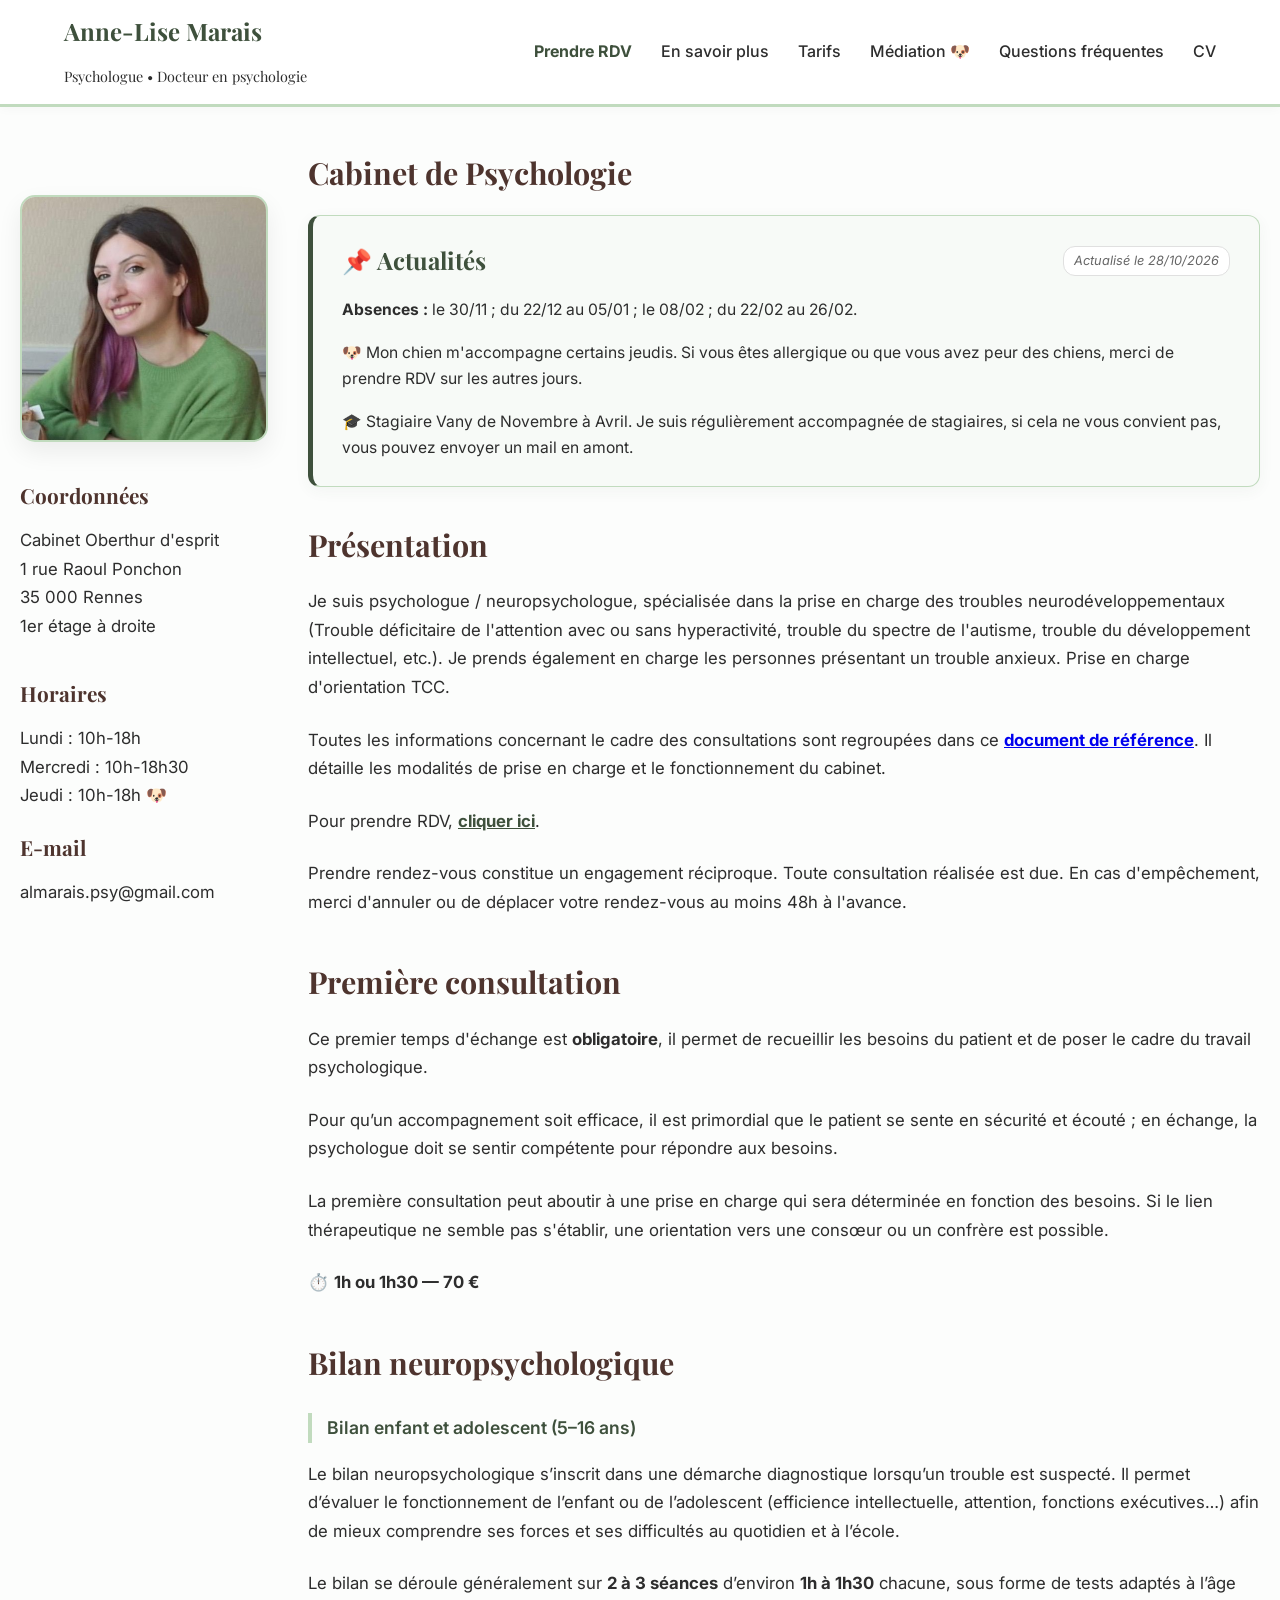
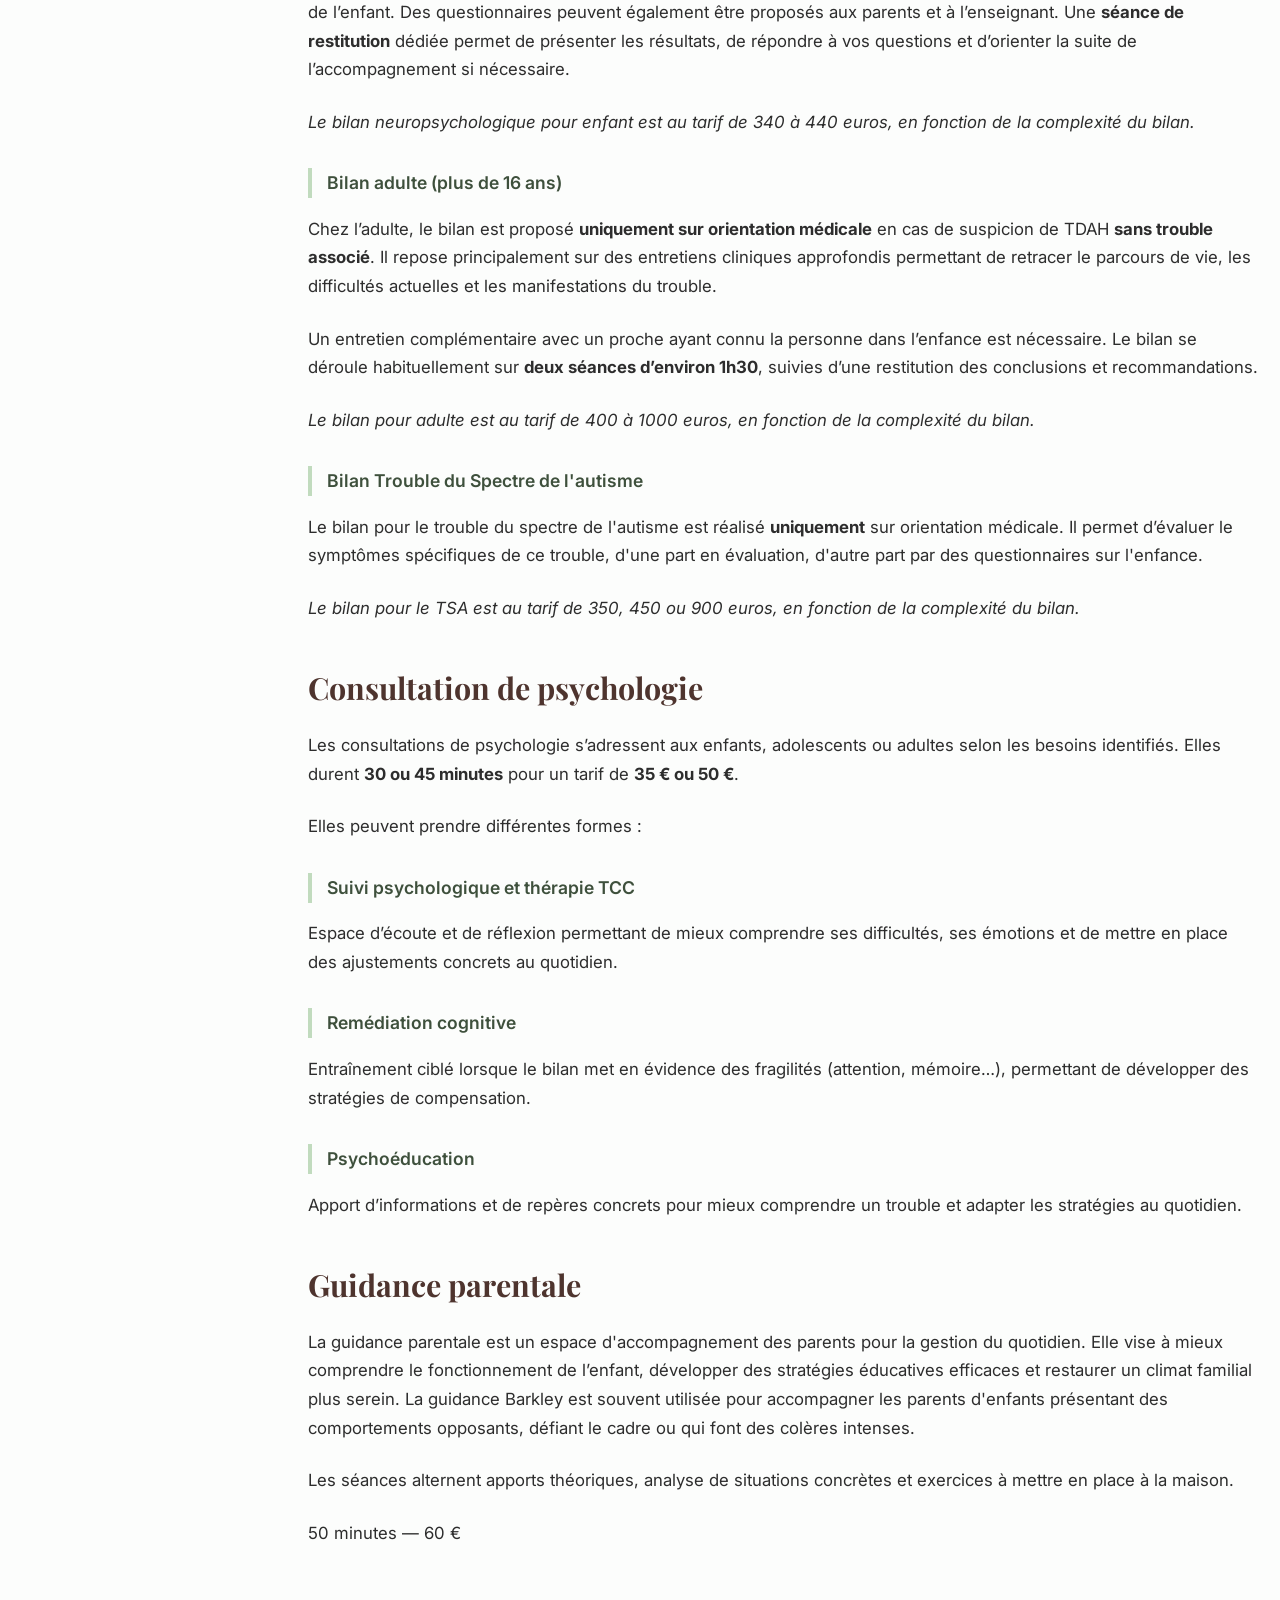
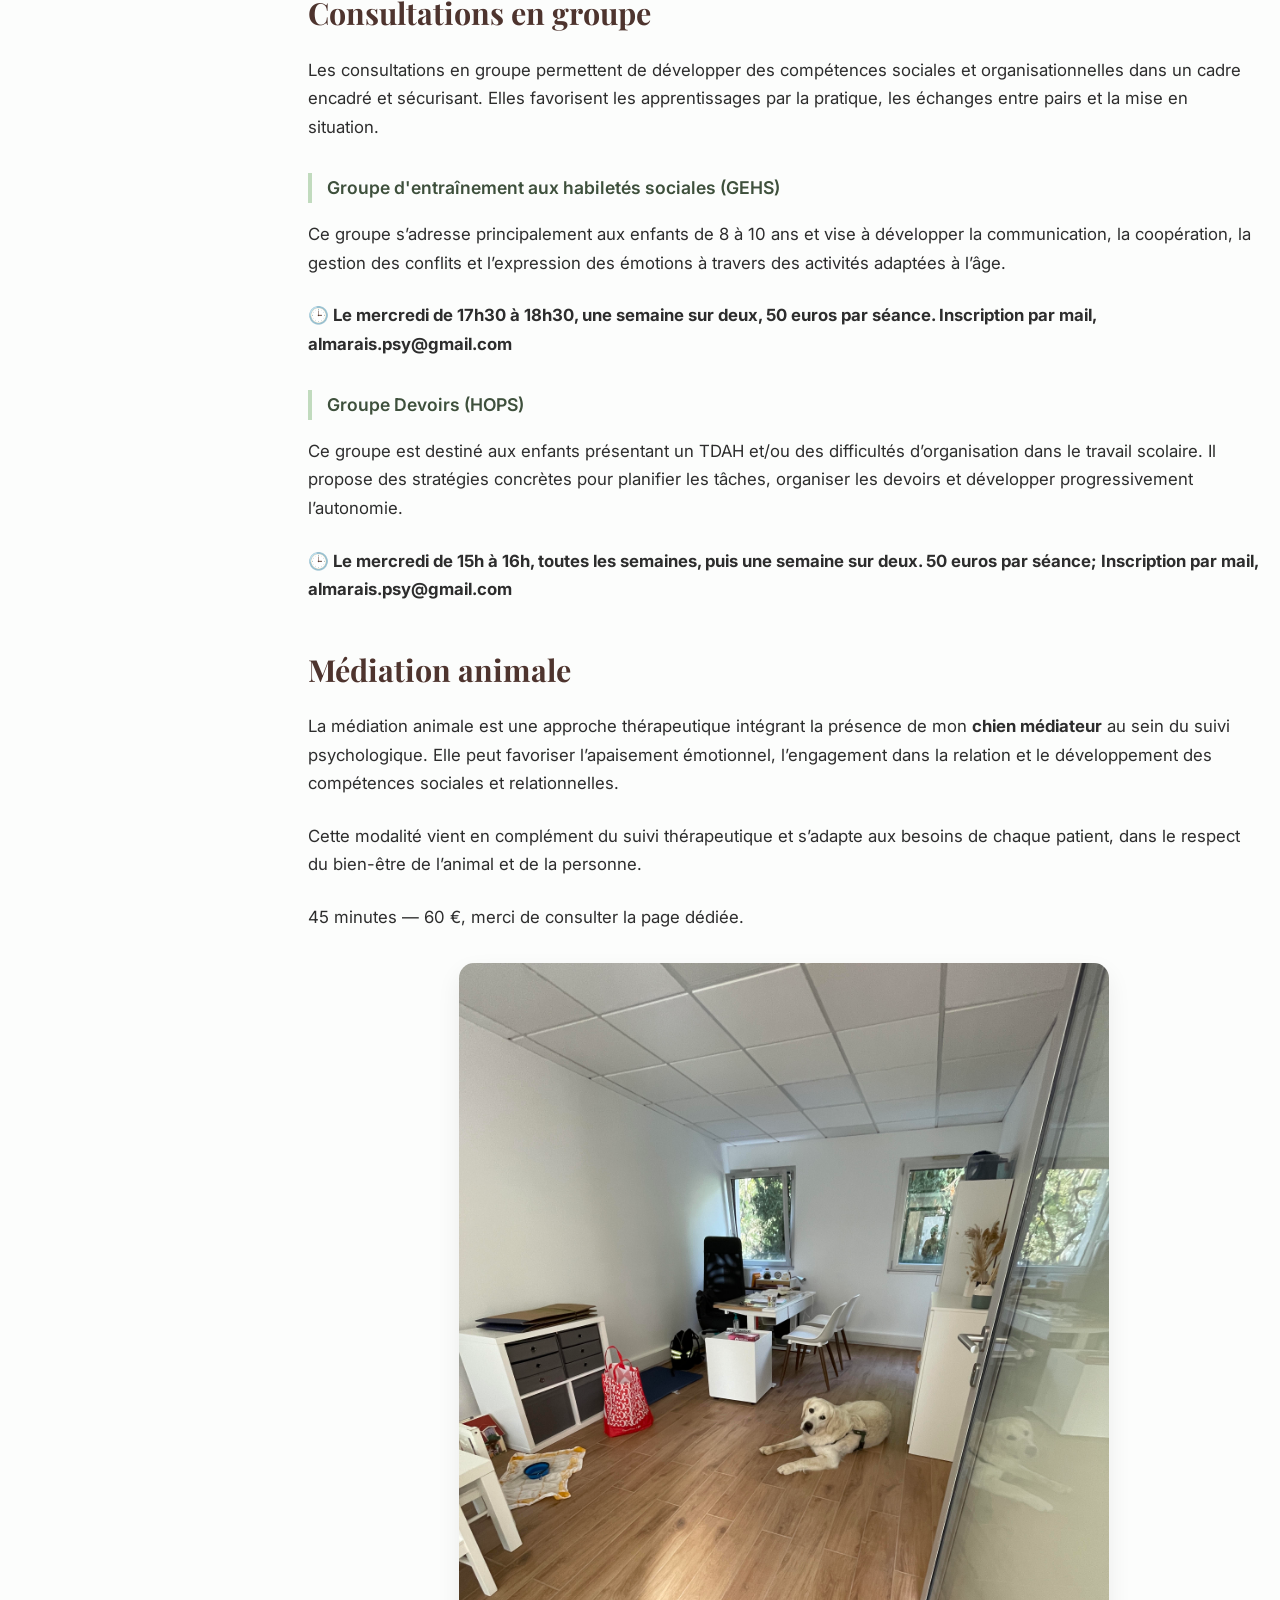
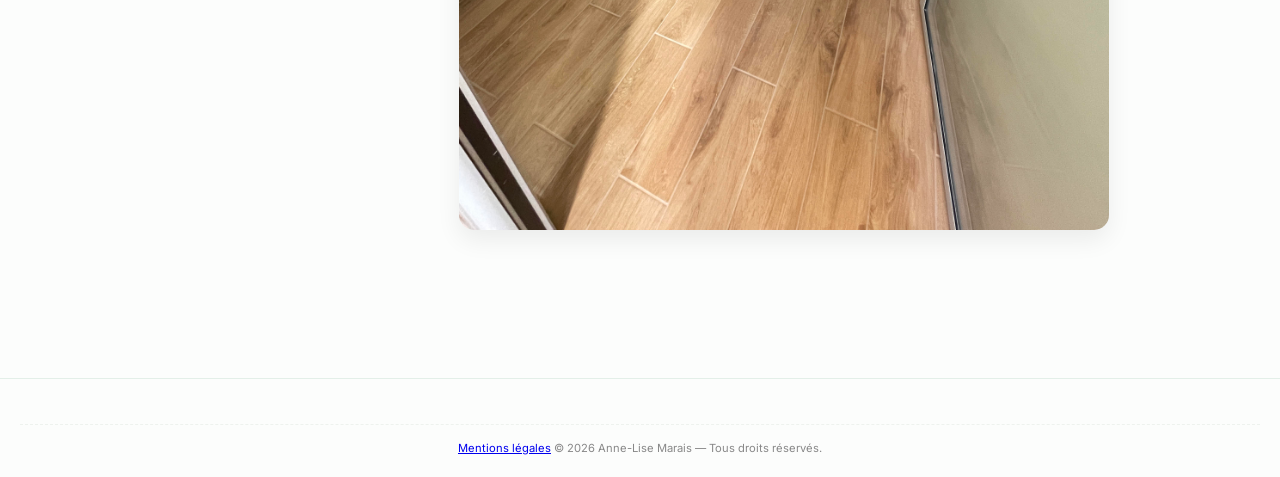
<file: index.html>
<!DOCTYPE html>
<html lang="fr">
<head>
    <meta charset="UTF-8">
    <meta name="viewport" content="width=device-width, initial-scale=1.0">
    <title>Anne-Lise Marais - Psychologue à Rennes</title>
    
    <link rel="stylesheet" href="public/structure/style.css"/>
</head>

<body>

<header>
    <div class="myname">
        Anne-Lise Marais <br>
        <span style="font-size: 0.9rem; font-weight: 400; color: var(--text-main);">
            Psychologue • Docteur en psychologie
        </span>
    </div>

    <nav class="navbar"> 
        <a href="https://docorga.com/praticien/687e3df79a0ac8bd1f83b82c" target="_blank" rel="noopener noreferrer" style="color: var(--dark-green); font-weight: bold;">Prendre RDV</a>
        <a href="public/cadre.html">En savoir plus</a>
        <a href="public/tarifs.html">Tarifs</a>
        <a href="public/animal.html">Médiation 🐶</a>
        <a href="public/faq.html">Questions fréquentes</a>
        <a href="public/Resume_fr.html">CV</a>
    </nav>
</header>

<div class="row">
    
    <aside class="left">
        <img src="public/image/researchprofilepicture.png.jpg" alt="Photo d'Anne-Lise Marais" class="centerimage" style="width: 100%; border: 2px solid var(--logo-green);"/>
        
        <div style="margin-top: 20px;">
            <p class="liltitle" style="border-left: none; padding-left: 0; margin-top: 0;">Coordonnées</p>
            <p>Cabinet Oberthur d'esprit<br>
            1 rue Raoul Ponchon<br>
            35 000 Rennes<br>
            1er étage à droite</p>
            
            <p class="liltitle" style="border-left: none; padding-left: 0;">Horaires</p>
            <p>Lundi : 10h-18h<br>
            Mercredi : 10h-18h30<br>
            Jeudi : 10h-18h 🐶</p>
            
            <p class="liltitle" style="border-left: none; padding-left: 0; margin-top: 0;">E-mail</p>
            <p>almarais.psy@gmail.com</p>
        </div>
    </aside>

    <main class="right">

        <h1 class="title">Cabinet de Psychologie</h1>
        
        <section class="actualites-box">
            <div class="actualites-header">
                <h2 class="actualites-title">📌 Actualités</h2>
                <span class="actualites-date">Actualisé le 28/10/2026</span>
            </div>

            <p><strong>Absences :</strong> le 30/11 ; du 22/12 au 05/01 ; le 08/02 ; du 22/02 au 26/02.</p>
            
            <p>🐶 Mon chien m'accompagne certains jeudis. Si vous êtes allergique ou que vous avez peur des chiens, merci de prendre RDV sur les autres jours.</p> 

            <p>🎓 Stagiaire Vany de Novembre à Avril. Je suis régulièrement accompagnée de stagiaires, si cela ne vous convient pas, vous pouvez envoyer un mail en amont.</p>
        </section>

        <h2 class="title">Présentation</h2>
        <p>Je suis psychologue / neuropsychologue, spécialisée dans la prise en charge des troubles neurodéveloppementaux (Trouble déficitaire de l'attention avec ou sans hyperactivité, trouble du spectre de l'autisme, trouble du développement intellectuel, etc.). Je prends également en charge les personnes présentant un trouble anxieux. Prise en charge d'orientation TCC.</p>
        <p>Toutes les informations concernant le cadre des consultations sont regroupées dans ce <a href="public/cadre.html" target="_blank" style="font-weight: bold;">document de référence</a>. Il détaille les modalités de prise en charge et le fonctionnement du cabinet.</p>
        <p>Pour prendre RDV, <a href="https://docorga.com/praticien/687e3df79a0ac8bd1f83b82c" target="_blank" rel="noopener noreferrer" style="color: var(--dark-green); font-weight: bold;">cliquer ici</a>.</p>

        <p>Prendre rendez-vous constitue un engagement réciproque. Toute consultation réalisée est due. En cas d'empêchement, merci d'annuler ou de déplacer votre rendez-vous au moins 48h à l'avance.</p>
        
        <h2 class="title" style="margin-top: 3rem;">Première consultation</h2>
        <p>Ce premier temps d'échange est <strong>obligatoire</strong>, il permet de recueillir les besoins du patient et de poser le cadre du travail psychologique.</p>
        <p>Pour qu’un accompagnement soit efficace, il est primordial que le patient se sente en sécurité et écouté ; en échange, la psychologue doit se sentir compétente pour répondre aux besoins.</p>
        <p>La première consultation peut aboutir à une prise en charge qui sera déterminée en fonction des besoins. Si le lien thérapeutique ne semble pas s'établir, une orientation vers une consœur ou un confrère est possible.</p>
        <p>⏱️ <strong>1h ou 1h30 — 70 €</strong></p>

        <h2 class="title" style="margin-top: 3rem;">Bilan neuropsychologique</h2>
        
        
        <p class="greentitle">Bilan enfant et adolescent (5–16 ans)</p>
        <p>
            Le bilan neuropsychologique s’inscrit dans une démarche diagnostique lorsqu’un trouble est suspecté.
            Il permet d’évaluer le fonctionnement de l’enfant ou de l’adolescent (efficience intellectuelle, attention, fonctions exécutives…) afin de mieux comprendre ses forces et ses difficultés au quotidien et à l’école.
        </p>
        <p>
            Le bilan se déroule généralement sur <strong>2 à 3 séances</strong> d’environ <strong>1h à 1h30</strong> chacune, sous forme de tests adaptés à l’âge de l’enfant. Des questionnaires peuvent également être proposés aux parents et à l’enseignant.
            Une <strong>séance de restitution</strong> dédiée permet de présenter les résultats, de répondre à vos questions et d’orienter la suite de l’accompagnement si nécessaire.
        </p>
        <p><em>Le bilan neuropsychologique pour enfant est au tarif de 340 à 440 euros, en fonction de la complexité du bilan.</em></p>

        <p class="greentitle">Bilan adulte (plus de 16 ans)</p>
        <p>
            Chez l’adulte, le bilan est proposé <strong>uniquement sur orientation médicale</strong> en cas de suspicion de TDAH <strong>sans trouble associé</strong>.
            Il repose principalement sur des entretiens cliniques approfondis permettant de retracer le parcours de vie, les difficultés actuelles et les manifestations du trouble.
        </p>
        <p>
            Un entretien complémentaire avec un proche ayant connu la personne dans l’enfance est nécessaire.
            Le bilan se déroule habituellement sur <strong>deux séances d’environ 1h30</strong>, suivies d’une restitution des conclusions et recommandations.
        </p>
        <p><em>Le bilan pour adulte est au tarif de 400 à 1000 euros, en fonction de la complexité du bilan.</em></p>
        
        <p class="greentitle">Bilan Trouble du Spectre de l'autisme</p>
        <p>
            Le bilan pour le trouble du spectre de l'autisme est réalisé <strong>uniquement</strong> sur orientation médicale.
            Il permet d’évaluer le symptômes spécifiques de ce trouble, d'une part en évaluation, d'autre part par des questionnaires sur l'enfance.
        </p>
        <p><em>Le bilan pour le TSA est au tarif de 350, 450 ou 900 euros, en fonction de la complexité du bilan.</em></p>
        
        
        <h2 class="title" style="margin-top: 3rem;">Consultation de psychologie</h2>
        <p>
            Les consultations de psychologie s’adressent aux enfants, adolescents ou adultes selon les besoins identifiés.
            Elles durent <strong>30 ou 45 minutes</strong> pour un tarif de <strong>35 € ou 50 €</strong>.
        </p>
        <p>Elles peuvent prendre différentes formes :</p>

        <p class="greentitle">Suivi psychologique et thérapie TCC</p>
        <p>
            Espace d’écoute et de réflexion permettant de mieux comprendre ses difficultés, ses émotions et de mettre en place des ajustements concrets au quotidien.
        </p>

        <p class="greentitle">Remédiation cognitive</p>
        <p>
            Entraînement ciblé lorsque le bilan met en évidence des fragilités (attention, mémoire…), permettant de développer des stratégies de compensation.
        </p>

        <p class="greentitle">Psychoéducation</p>
        <p>
            Apport d’informations et de repères concrets pour mieux comprendre un trouble et adapter les stratégies au quotidien.
        </p>

        <h2 class="title" style="margin-top: 3rem;">Guidance parentale</h2>
        <p>
            La guidance parentale est un espace d'accompagnement des parents pour la gestion du quotidien. 
            Elle vise à mieux comprendre le fonctionnement de l’enfant, développer des stratégies éducatives efficaces et restaurer un climat familial plus serein.
            La guidance Barkley est souvent utilisée pour accompagner les parents d'enfants présentant des comportements opposants, défiant le cadre ou qui font des colères intenses.
        </p>
        <p>
            Les séances alternent apports théoriques, analyse de situations concrètes et exercices à mettre en place à la maison.
        </p>
        <p>50 minutes — 60 €</p>

        <h2 class="title" style="margin-top: 3rem;">Consultations en groupe</h2>
        <p>
            Les consultations en groupe permettent de développer des compétences sociales et organisationnelles dans un cadre encadré et sécurisant.
            Elles favorisent les apprentissages par la pratique, les échanges entre pairs et la mise en situation.
        </p>

        <p class="greentitle">Groupe d'entraînement aux habiletés sociales (GEHS)</p>
        <p>
            Ce groupe s’adresse principalement aux enfants de 8 à 10 ans et vise à développer la communication, la coopération, la gestion des conflits et l’expression des émotions à travers des activités adaptées à l’âge.
        </p>
        <p>
            <strong>🕒 Le mercredi de 17h30 à 18h30, une semaine sur deux, 50 euros par séance. Inscription par mail, almarais.psy@gmail.com</strong>
        </p>

        <p class="greentitle">Groupe Devoirs (HOPS)</p>
        <p>
            Ce groupe est destiné aux enfants présentant un TDAH et/ou des difficultés d’organisation dans le travail scolaire.
            Il propose des stratégies concrètes pour planifier les tâches, organiser les devoirs et développer progressivement l’autonomie.
        </p>
        <p>
            <strong>🕒 Le mercredi de 15h à 16h, toutes les semaines, puis une semaine sur deux. 50 euros par séance; Inscription par mail, almarais.psy@gmail.com</strong>
        </p>

        <h2 class="title" style="margin-top: 3rem;">Médiation animale</h2>
        <p>
            La médiation animale est une approche thérapeutique intégrant la présence de mon <strong>chien médiateur</strong> au sein du suivi psychologique.
            Elle peut favoriser l’apaisement émotionnel, l’engagement dans la relation et le développement des compétences sociales et relationnelles.
        </p>
        <p>
            Cette modalité vient en complément du suivi thérapeutique et s’adapte aux besoins de chaque patient, dans le respect du bien-être de l’animal et de la personne.
        </p>
        <p>45 minutes — 60 €, merci de consulter la page dédiée.</p>

        <img src="public/image/voodoo-cab.jpg" alt="Espace de consultation du cabinet Oberthur" class="centerimage" style="margin-top: 2rem;"/>
        
    </main>

</div>

<footer>
    <div class="footer-bottom">
        <a href="public/mentions-legales.html">Mentions légales</a>
        &copy; 2026 Anne-Lise Marais — Tous droits réservés.
    </div>
</footer>

<button id="backToTop" aria-label="Retour en haut">↑</button>
    
<script>
  const backToTopBtn = document.getElementById("backToTop");

  window.addEventListener("scroll", () => {
    if (window.scrollY > 300) {
      backToTopBtn.classList.add("show");
    } else {
      backToTopBtn.classList.remove("show");
    }
  });

  backToTopBtn.addEventListener("click", () => {
    window.scrollTo({
      top: 0,
      behavior: "smooth"
    });
  });
</script>

</body>
</html>
</file>
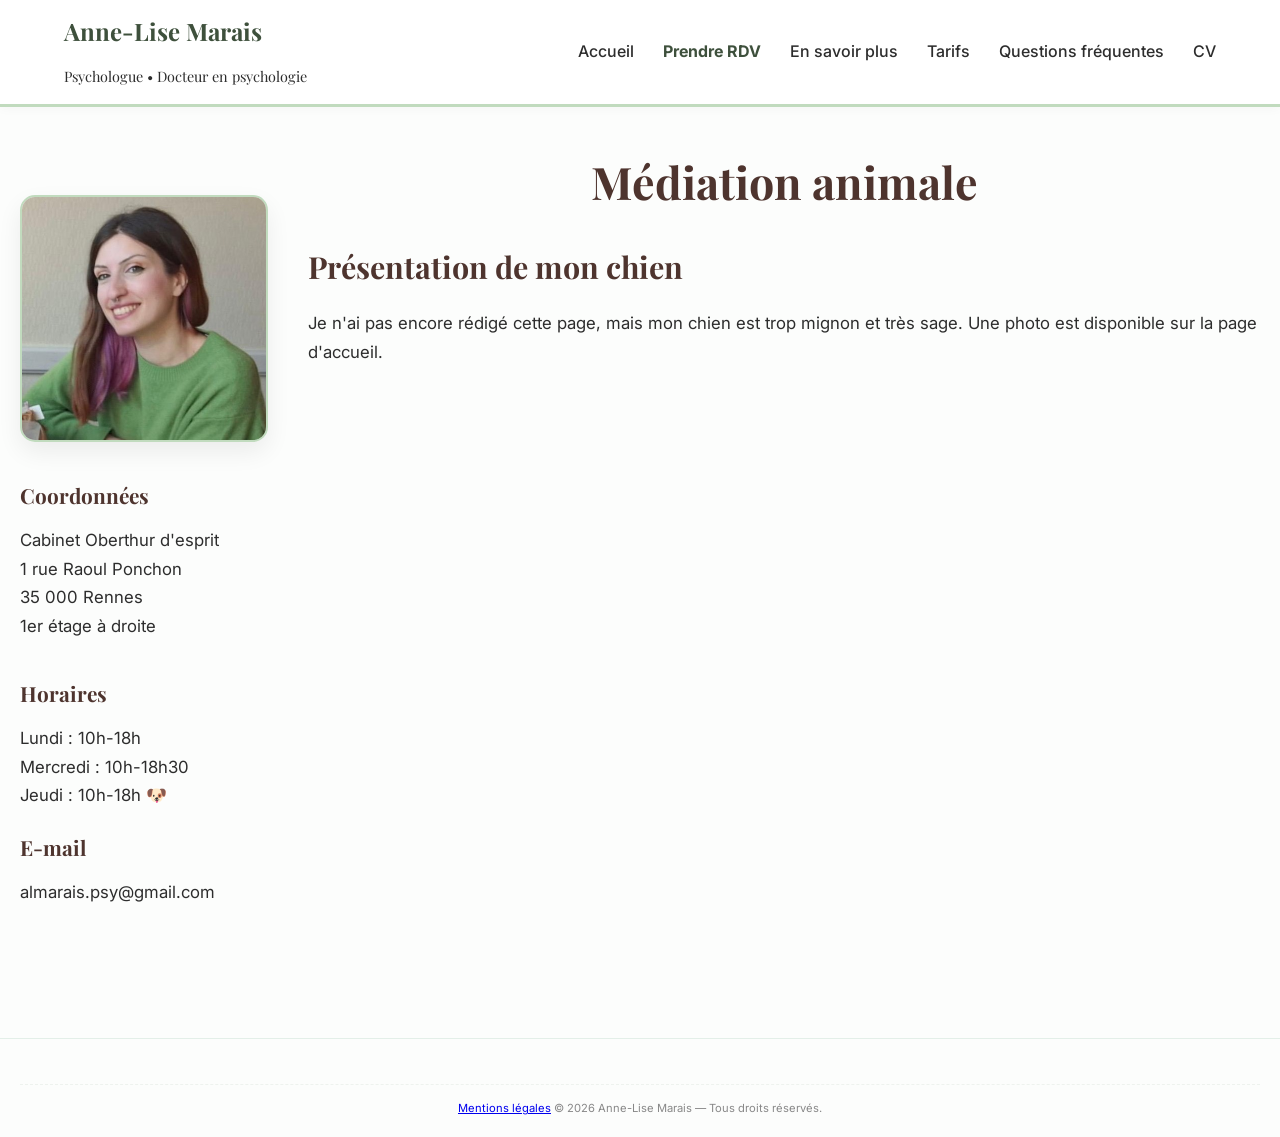
<file: public/animal.html>
<!DOCTYPE html>
<html lang="fr">
<head>
    <meta charset="UTF-8">
    <meta name="viewport" content="width=device-width, initial-scale=1.0">
    <title>Tarifs & Modalités - Anne-Lise Marais</title>
    
    <link rel="stylesheet" href="../public/structure/style.css"/>
</head>

<body>

<header>
    <div class="myname">
        Anne-Lise Marais <br>
        <span style="font-size: 0.9rem; font-weight: 400; color: var(--text-main);">
            Psychologue • Docteur en psychologie
        </span>
    </div>

    <nav class="navbar">
        <a href="../index.html">Accueil</a>
        <a href="https://docorga.com/praticien/687e3df79a0ac8bd1f83b82c" target="_blank" rel="noopener noreferrer" style="color: var(--dark-green); font-weight: bold;">Prendre RDV</a>
        <a href="../public/cadre.html">En savoir plus</a>
        <a href="../public/tarifs.html" class="active">Tarifs</a>
        <a href="../public/faq.html">Questions fréquentes</a>
        <a href="../public/Resume_fr.html">CV</a>
    </nav>
</header>

<div class="row">
    
    <aside class="left">
        <img src="../public/image/researchprofilepicture.png.jpg" alt="Photo d'Anne-Lise Marais" class="centerimage" style="width: 100%; border: 2px solid var(--logo-green);"/>
        
        <div style="margin-top: 20px;">
            <p class="liltitle" style="border-left: none; padding-left: 0; margin-top: 0;">Coordonnées</p>
            <p>Cabinet Oberthur d'esprit<br>
            1 rue Raoul Ponchon<br>
            35 000 Rennes<br>
            1er étage à droite</p>
            
            <p class="liltitle" style="border-left: none; padding-left: 0;">Horaires</p>
            <p>Lundi : 10h-18h<br>
            Mercredi : 10h-18h30<br>
            Jeudi : 10h-18h 🐶</p>
            
            <p class="liltitle" style="border-left: none; padding-left: 0; margin-top: 0;">E-mail</p>
            <p>almarais.psy@gmail.com</p>
        </div>
    </aside>

    <main class="right">

        <h1 class="title" style="text-align: center; font-size: 2.8rem;">Médiation animale</h1>

  
        <h2 class="title" style="margin-top: 2.5rem;">Présentation de mon chien</h2>
        <p>Je n'ai pas encore rédigé cette page, mais mon chien est trop mignon et très sage. Une photo est disponible sur la page d'accueil.</p>
        
   
    </main>

</div>

<footer>
    <div class="footer-bottom">
        <a href="public/mentions-legales.html">Mentions légales</a>
        &copy; 2026 Anne-Lise Marais — Tous droits réservés.
    </div>
</footer>

<button id="backToTop" aria-label="Retour en haut">↑</button>
    
<script>
  const backToTopBtn = document.getElementById("backToTop");

  window.addEventListener("scroll", () => {
    if (window.scrollY > 300) {
      backToTopBtn.classList.add("show");
    } else {
      backToTopBtn.classList.remove("show");
    }
  });

  backToTopBtn.addEventListener("click", () => {
    window.scrollTo({
      top: 0,
      behavior: "smooth"
    });
  });
</script>

</body>
</html>
</file>
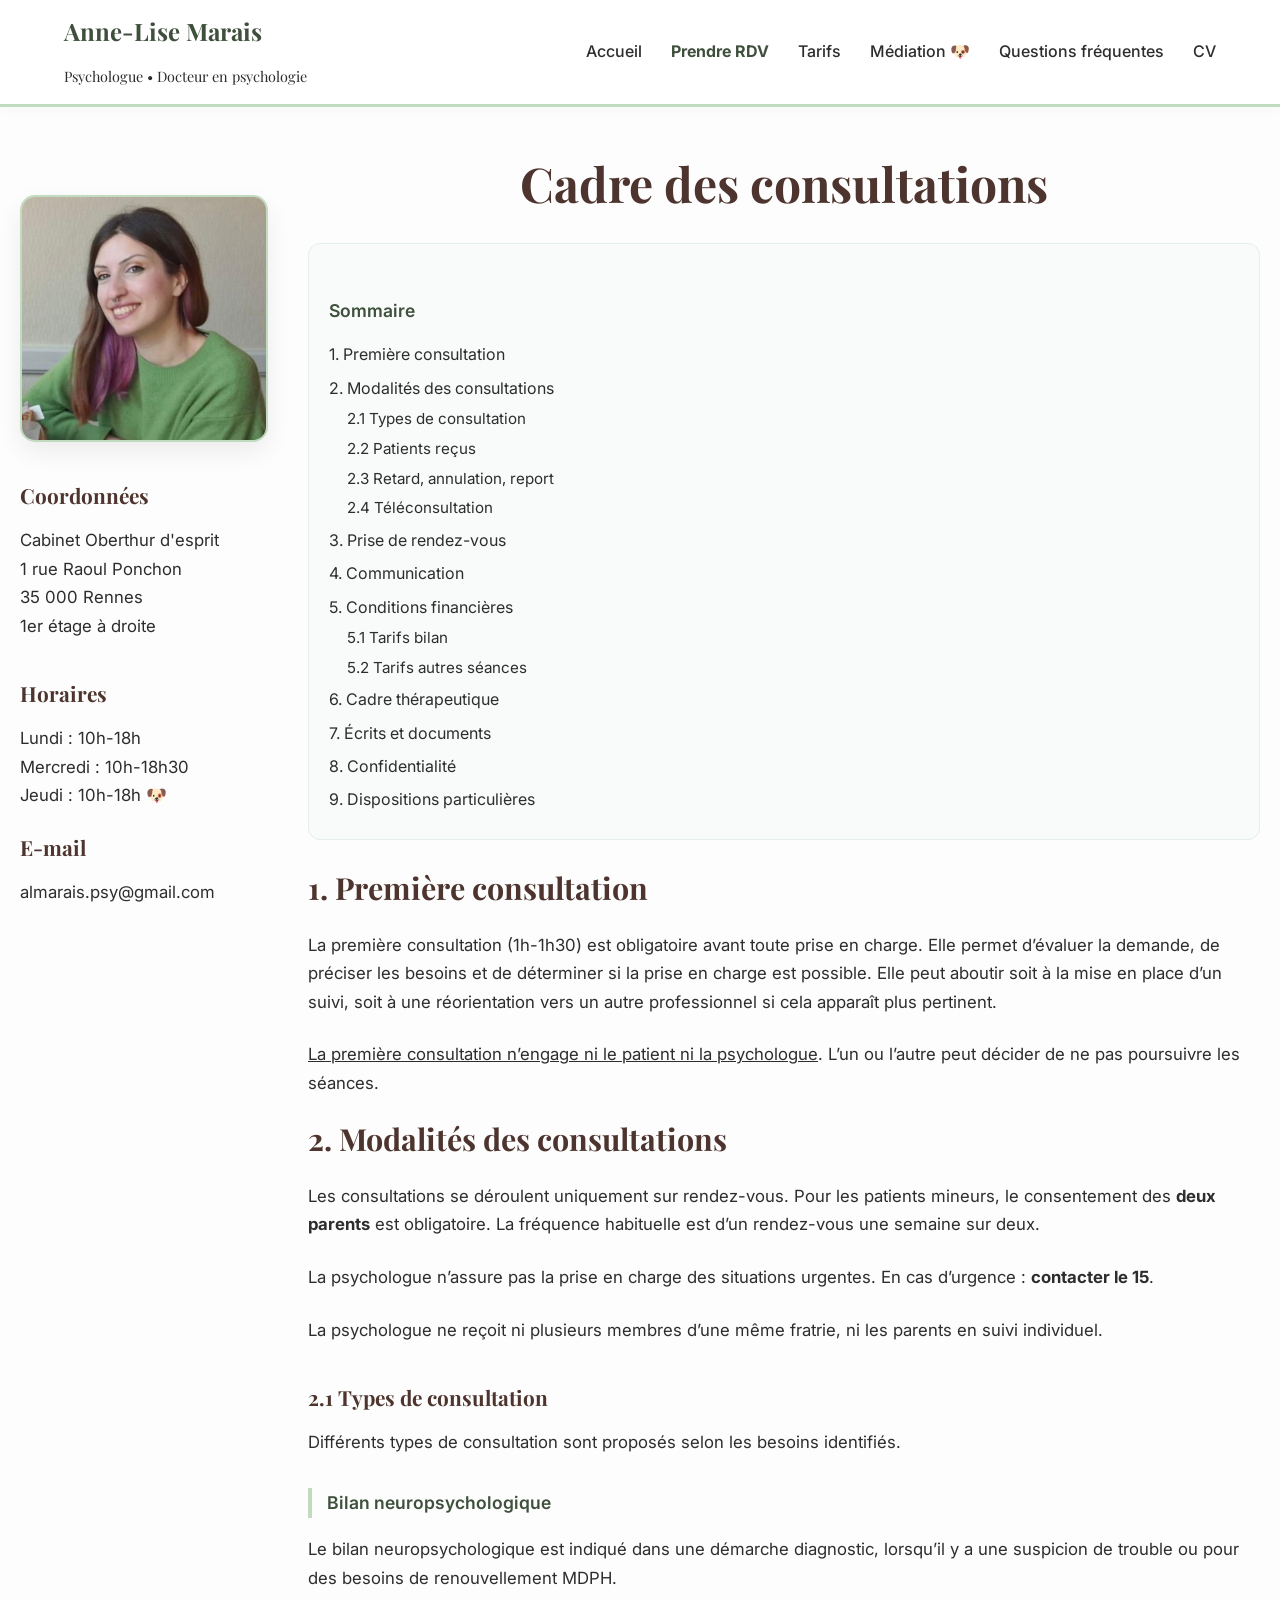
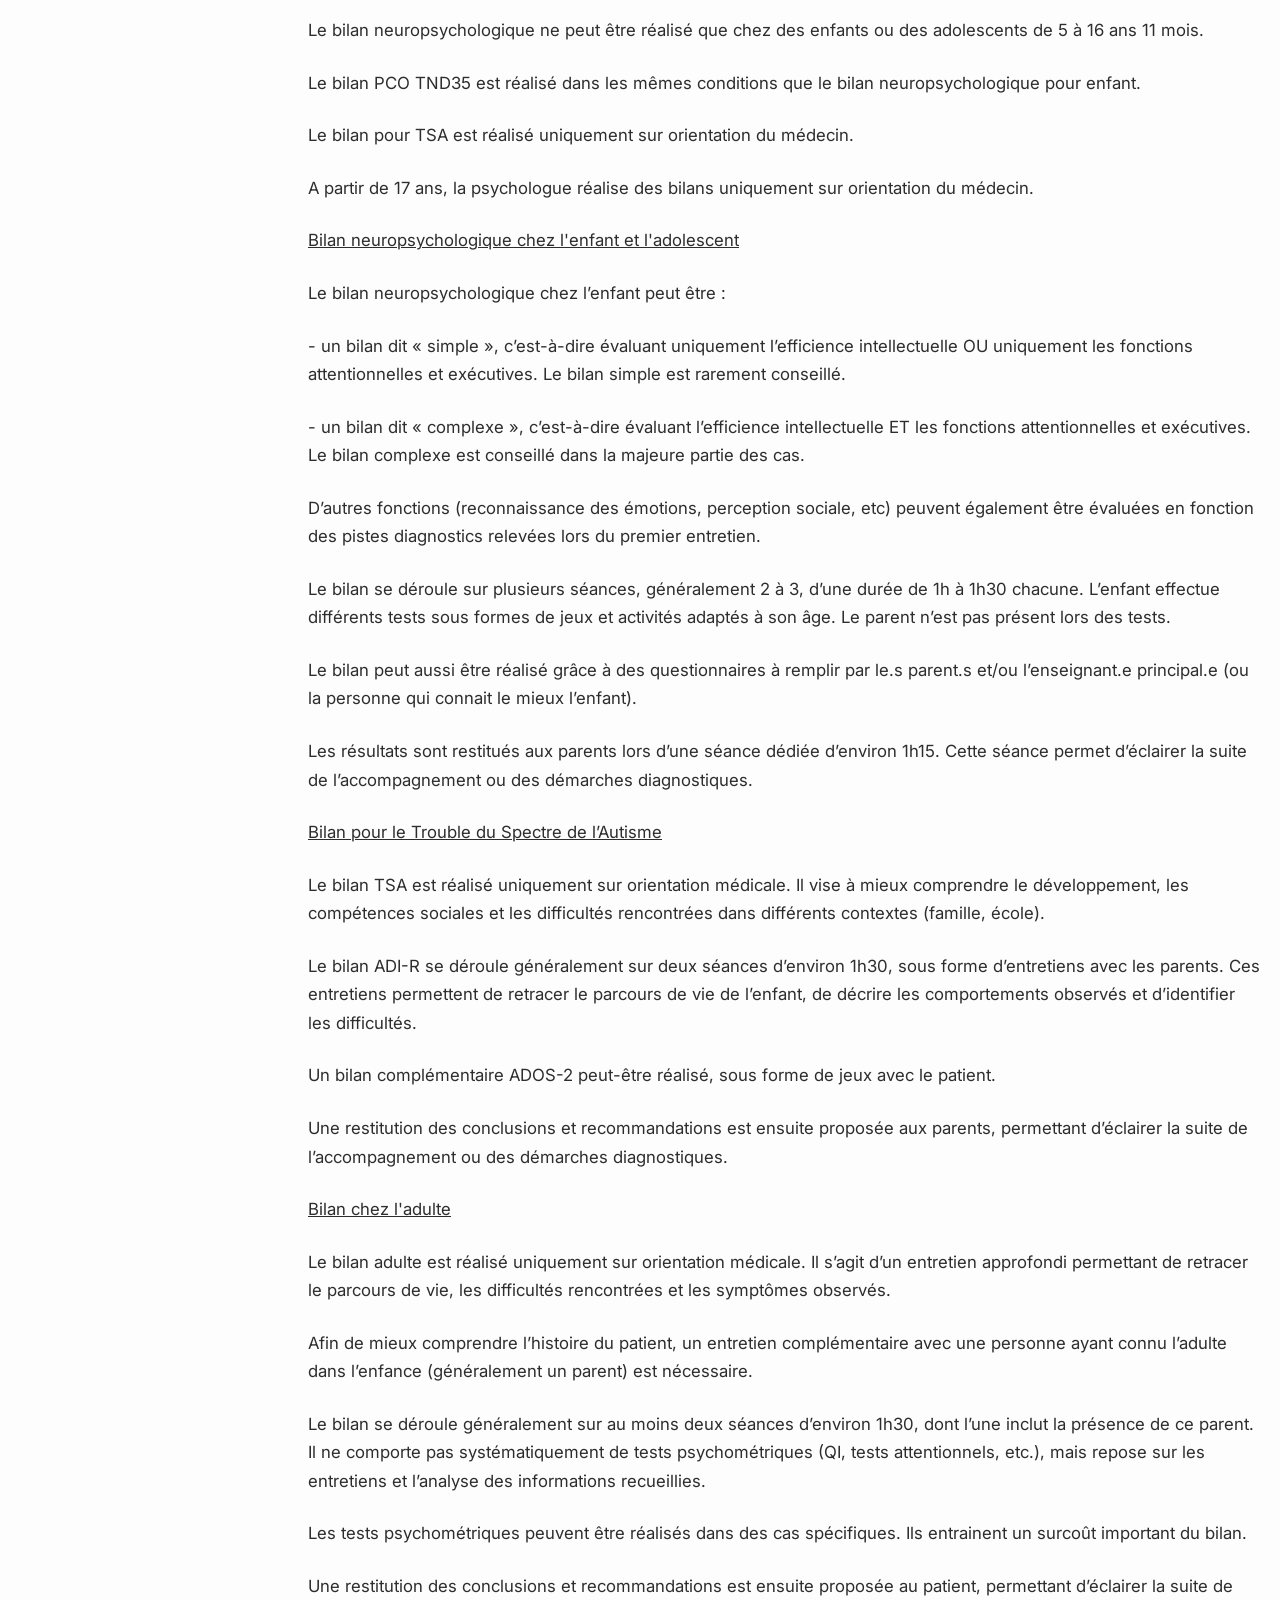
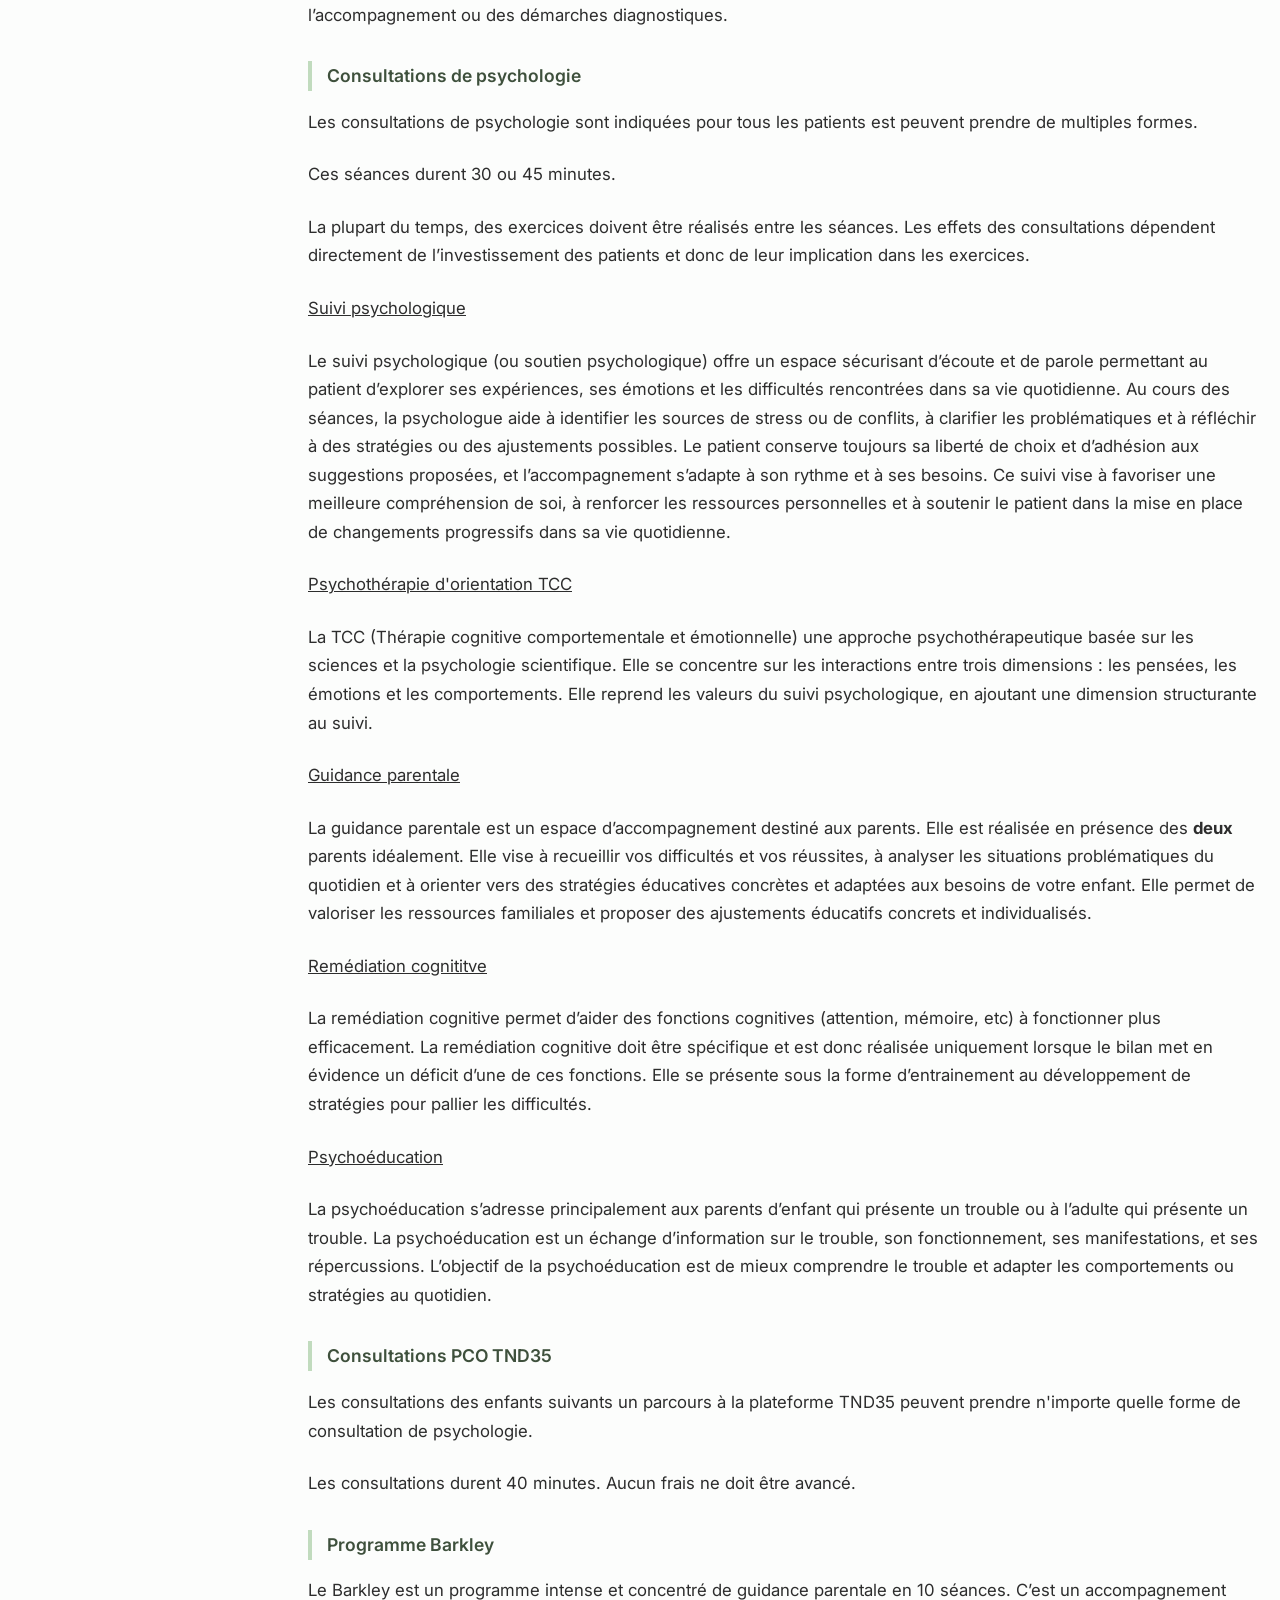
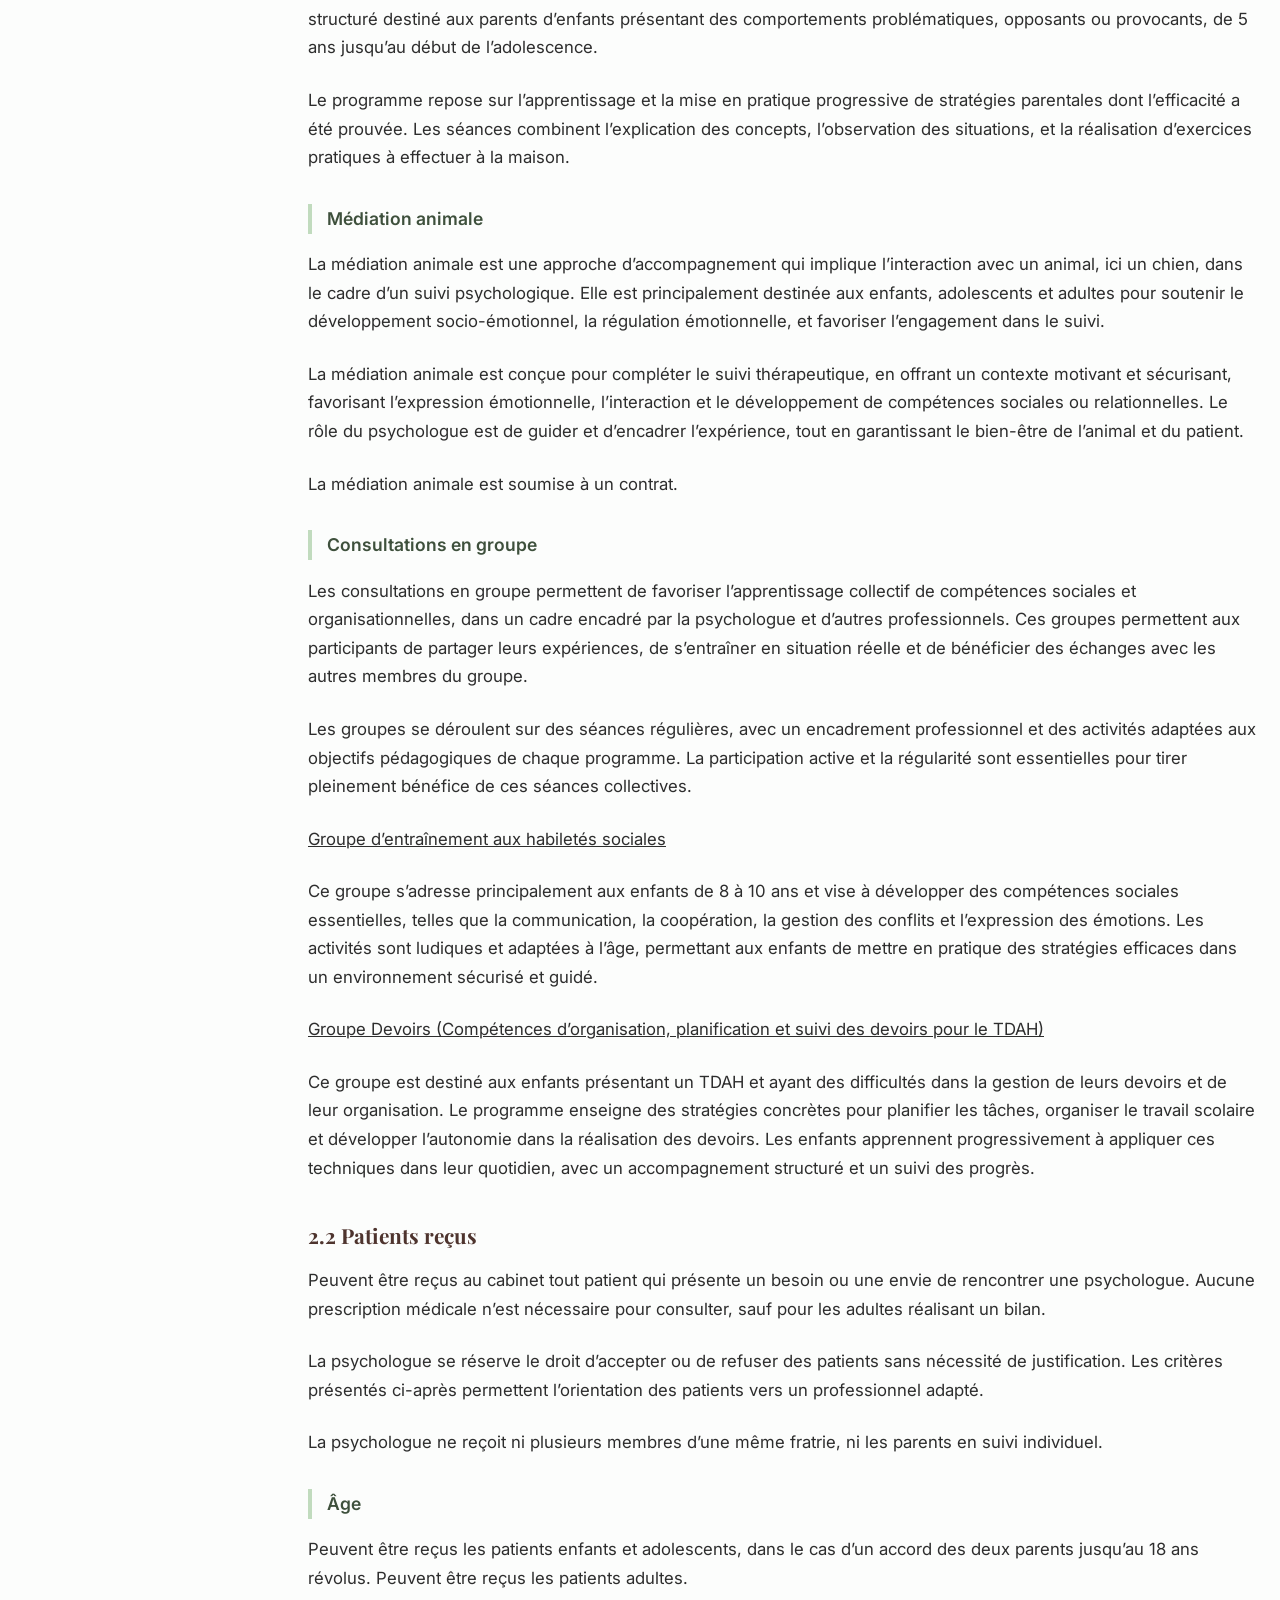
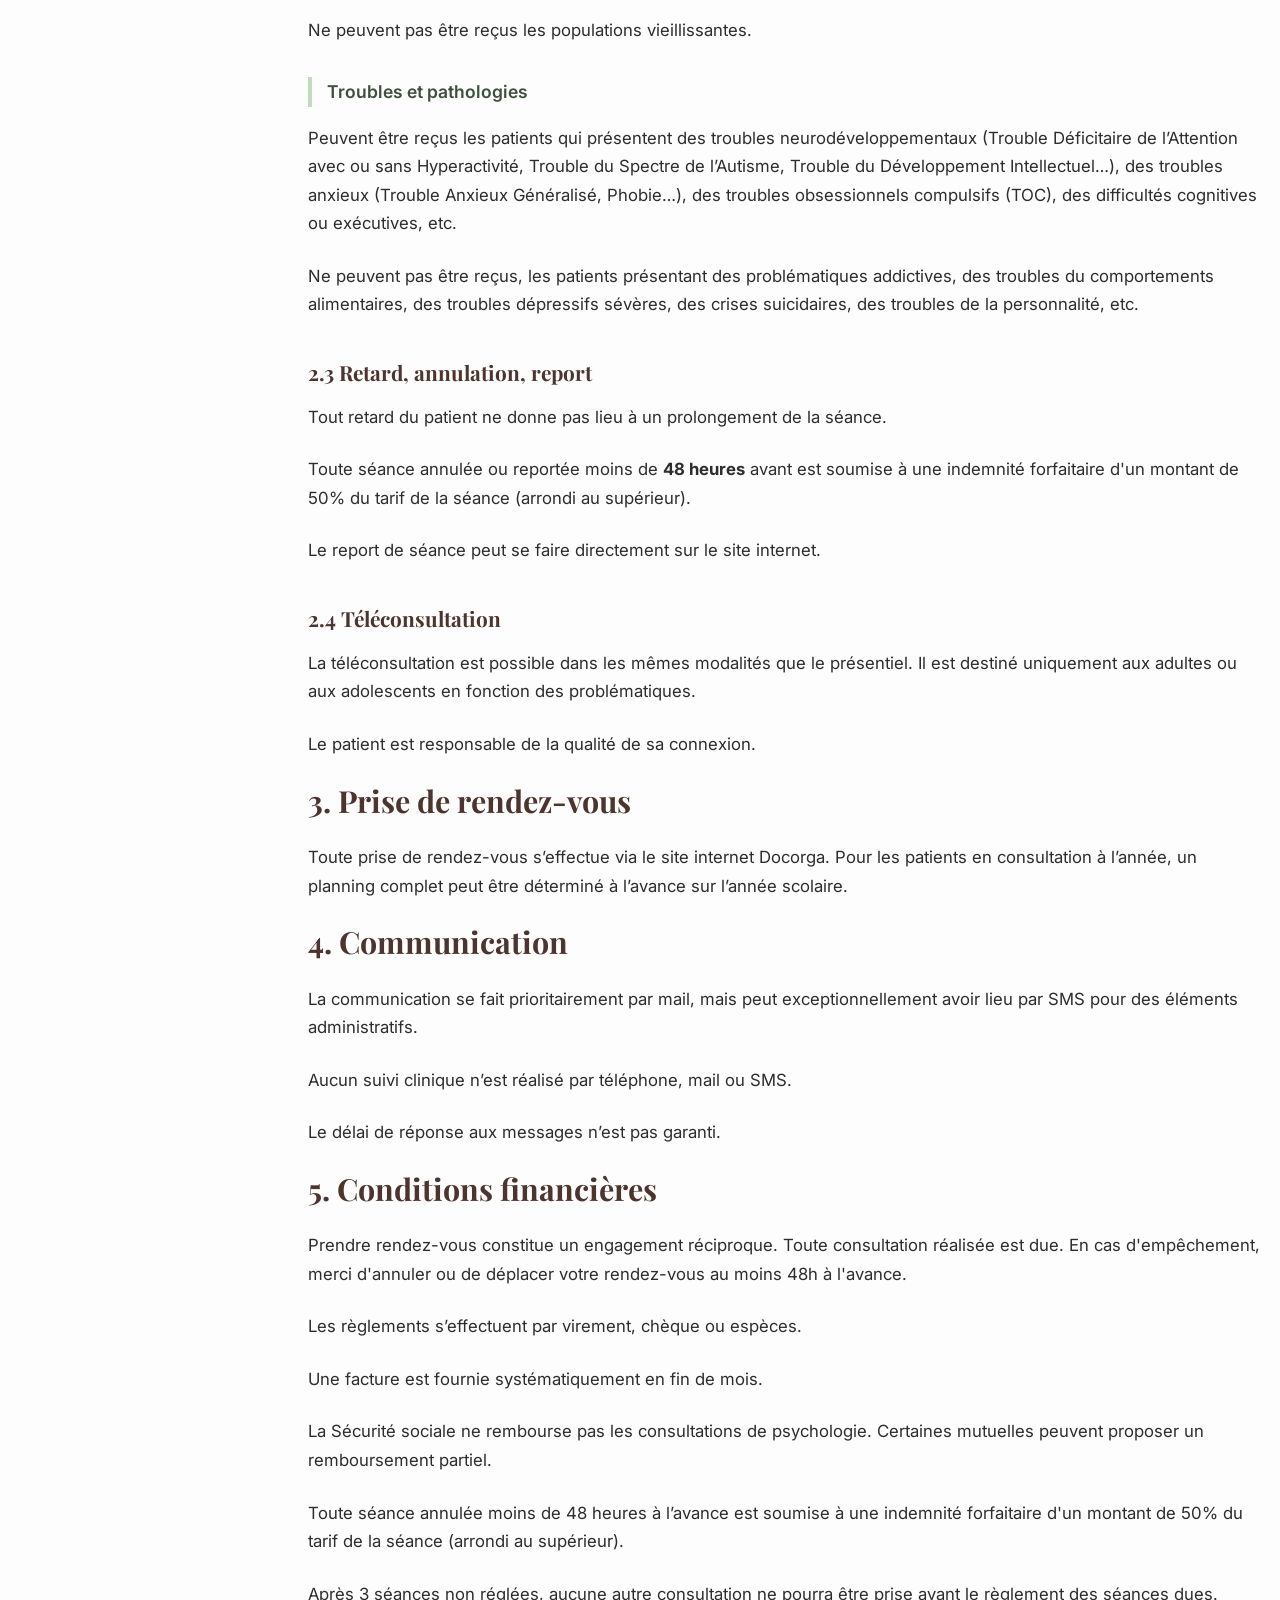
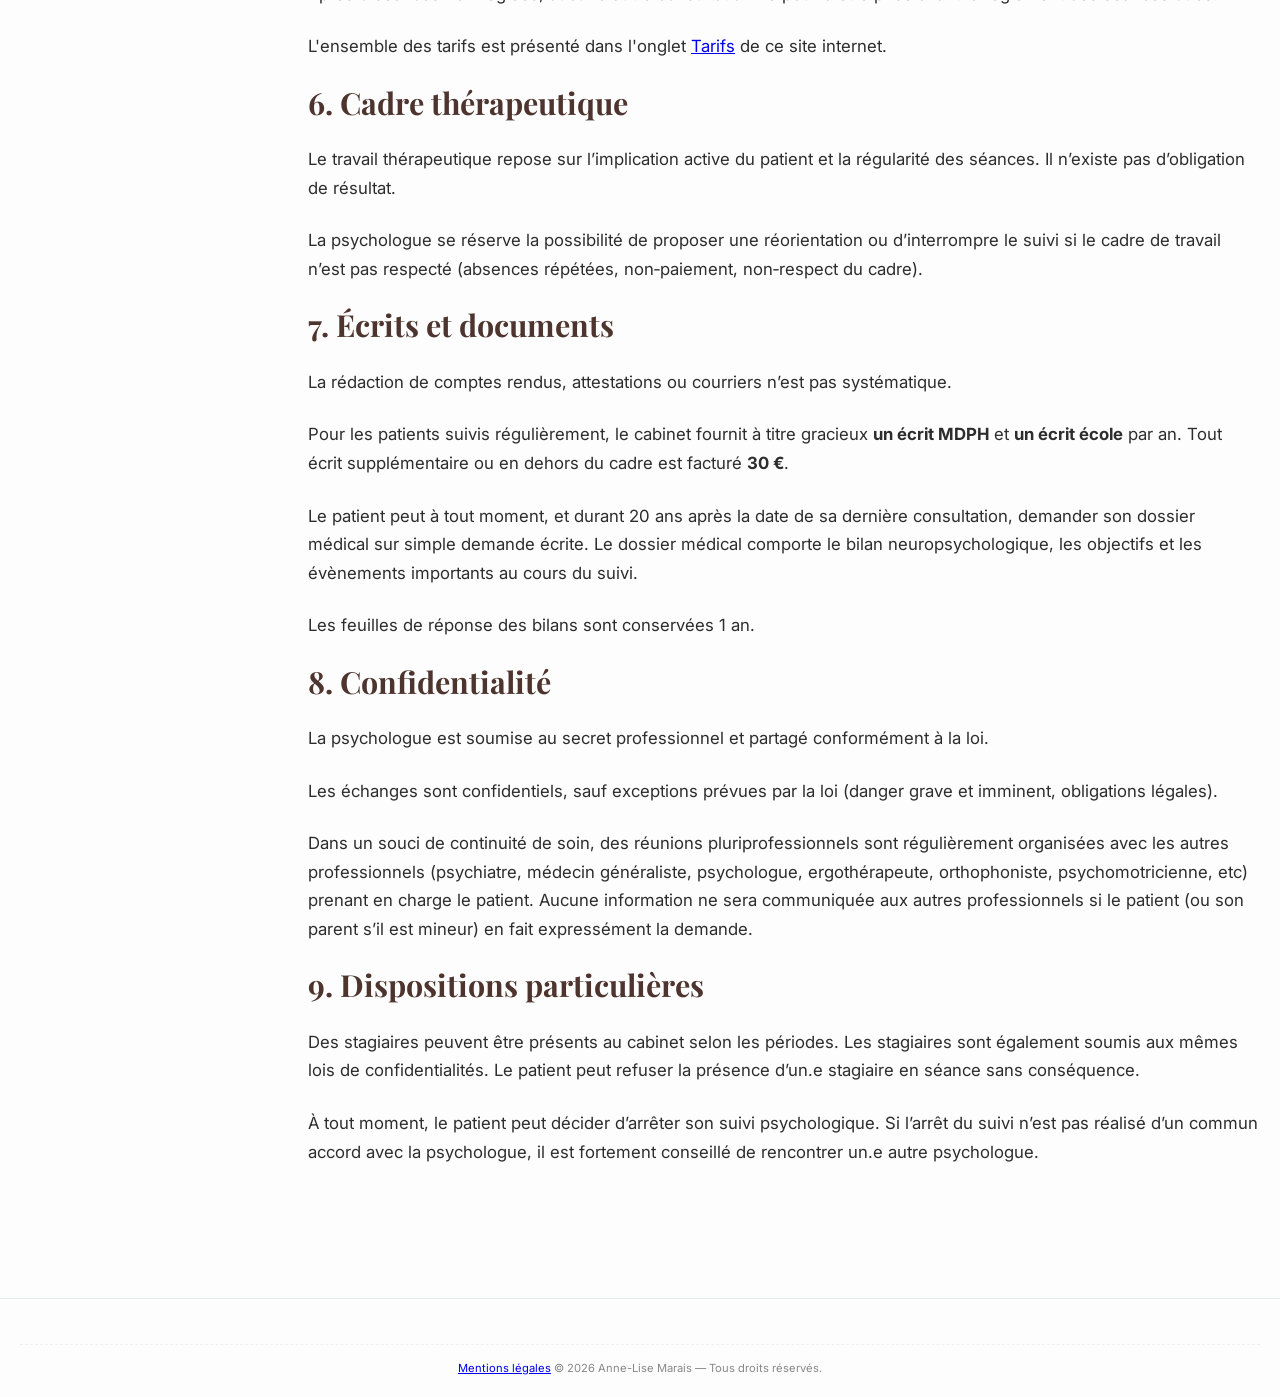
<file: public/cadre.html>
<!DOCTYPE html>
<html lang="fr">
<head>
    <meta charset="UTF-8">
    <meta name="viewport" content="width=device-width, initial-scale=1.0">
    <title>Cadre des consultations</title>
    
    <link rel="stylesheet" href="../public/structure/style.css"/>

    </head>

<body>

<header>
    <div class="myname">
        Anne-Lise Marais <br>
        <span style="font-size: 0.9rem; font-weight: 400; color: var(--text-main);">
            Psychologue • Docteur en psychologie
        </span>
    </div>

    <nav class="navbar">
        <a href="../index.html">Accueil</a>
        <a href="https://docorga.com/praticien/687e3df79a0ac8bd1f83b82c" target="_blank" style="color: var(--dark-green); font-weight: bold;">Prendre RDV</a>
        <a href="../public/tarifs.html">Tarifs</a>
        <a href="../public/animal.html">Médiation 🐶</a>
        <a href="../public/faq.html">Questions fréquentes</a>
        <a href="../public/Resume_fr.html">CV</a>
    </nav>
</header>

<div class="row">
    
    <aside class="left">
        <img src="../public/image/researchprofilepicture.png.jpg" alt="Profile picture" class="centerimage" style="width: 100%; border: 2px solid var(--logo-green);"/>
        
        <div style="margin-top: 20px;">
            <p class="liltitle" style="border-left: none; padding-left: 0; margin-top: 0;">Coordonnées</p>
            <p>Cabinet Oberthur d'esprit<br>
            1 rue Raoul Ponchon<br>
            35 000 Rennes<br>
            1er étage à droite</p>
            
            <p class="liltitle" style="border-left: none; padding-left: 0;">Horaires</p>
            <p>Lundi : 10h-18h<br>
            Mercredi : 10h-18h30<br>
            Jeudi : 10h-18h 🐶</p>
            
            <p class="liltitle" style="border-left: none; padding-left: 0; margin-top: 0;">E-mail</p>
            <p>almarais.psy@gmail.com</p>
        </div>
    </aside>

    <main class="right">
<h1 class="title" style="text-align: center; font-size: 3rem;">Cadre des consultations</h1>

<nav class="toc">
  <p class="greentitle" style="border-left: none; padding-left: 0;">Sommaire</p>
<ul class="toc-list">
  <li><a href="#premiere">1. Première consultation</a></li>

  <li>
    <a href="#modalites">2. Modalités des consultations</a>
    <ul class="toc-sub">
      <li><a href="#types">2.1 Types de consultation</a></li>
      <li><a href="#patients">2.2 Patients reçus</a></li>
      <li><a href="#retard">2.3 Retard, annulation, report</a></li>
      <li><a href="#teleconsult">2.4 Téléconsultation</a></li>
    </ul>
  </li>

  <li><a href="#rdv">3. Prise de rendez-vous</a></li>
  <li><a href="#communication">4. Communication</a></li>
  <li>
    <a href="#finances">5. Conditions financières</a>
    <ul class="toc-sub">
        <li><a href="#tarifbilan">5.1 Tarifs bilan</a></li>
        <li><a href="#tarifseance">5.2 Tarifs autres séances</a></li>
    </ul>
  </li>
    
  <li><a href="#cadre">6. Cadre thérapeutique</a></li>
  <li><a href="#ecrits">7. Écrits et documents</a></li>
  <li><a href="#confidentialite">8. Confidentialité</a></li>
  <li><a href="#dispositions">9. Dispositions particulières</a></li>
</ul>
</nav>

<h2 id="premiere" class="title">1. Première consultation</h2>
<p>
La première consultation (1h-1h30) est obligatoire avant toute prise en charge. Elle permet d’évaluer la demande, de préciser les besoins et de déterminer si la prise en charge est possible. Elle peut aboutir soit à la mise en place d’un suivi, soit à une réorientation vers un autre professionnel si cela apparaît plus pertinent.
</p>
<p>
<u>La première consultation n’engage ni le patient ni la psychologue</u>. L’un ou l’autre peut décider de ne pas poursuivre les séances.
</p>

<h2 id="modalites" class="title">2. Modalités des consultations</h2>
<p>
Les consultations se déroulent uniquement sur rendez-vous. Pour les patients mineurs, le consentement des <strong>deux parents</strong> est obligatoire.  
La fréquence habituelle est d’un rendez-vous une semaine sur deux.
</p>
<p>
La psychologue n’assure pas la prise en charge des situations urgentes. En cas d’urgence : <strong>contacter le 15</strong>.
</p>
<p>
La psychologue ne reçoit ni plusieurs membres d’une même fratrie, ni les parents en suivi individuel.
</p>

<h3 id="types" class="liltitle">2.1 Types de consultation</h3>
<p>Différents types de consultation sont proposés selon les besoins identifiés.</p>

<h4 class="greentitle">Bilan neuropsychologique</h4>
<p>
Le bilan neuropsychologique est indiqué dans une démarche diagnostic, lorsqu’il y a une suspicion de trouble ou pour des besoins de renouvellement MDPH. </p> 
<p>Le bilan neuropsychologique ne peut être réalisé que chez des enfants ou des adolescents de 5 à 16 ans 11 mois.</p>
<p>Le bilan PCO TND35 est réalisé dans les mêmes conditions que le bilan neuropsychologique pour enfant.</p>
<p>Le bilan pour TSA est réalisé uniquement sur orientation du médecin.</p>
<p>A partir de 17 ans, la psychologue réalise des bilans uniquement sur orientation du médecin.
</p>
    
<p>
<u>Bilan neuropsychologique chez l'enfant et l'adolescent</u>
</p>

<p>Le bilan neuropsychologique chez l’enfant peut être :
<p>- un bilan dit « simple », c’est-à-dire évaluant uniquement l’efficience intellectuelle OU uniquement les fonctions attentionnelles et exécutives. Le bilan simple est rarement conseillé.</p>
<p>- un bilan dit « complexe », c’est-à-dire évaluant l’efficience intellectuelle ET les fonctions attentionnelles et exécutives. Le bilan complexe est conseillé dans la majeure partie des cas.</p>
<p>D’autres fonctions (reconnaissance des émotions, perception sociale, etc) peuvent également être évaluées en fonction des pistes diagnostics relevées lors du premier entretien.</p>
<p>Le bilan se déroule sur plusieurs séances, généralement 2 à 3, d’une durée de 1h à 1h30 chacune. L’enfant effectue différents tests sous formes de jeux et activités adaptés à son âge. Le parent n’est pas présent lors des tests.</p> 
<p>Le bilan peut aussi être réalisé grâce à des questionnaires à remplir par le.s parent.s et/ou l’enseignant.e principal.e (ou la personne qui connait le mieux l’enfant).</p>
<p>Les résultats sont restitués aux parents lors d’une séance dédiée d’environ 1h15. Cette séance permet d’éclairer la suite de l’accompagnement ou des démarches diagnostiques.</p>

<p>
<u>Bilan pour le Trouble du Spectre de l’Autisme</u>
</p>

<p>Le bilan TSA est réalisé uniquement sur orientation médicale. Il vise à mieux comprendre le développement, les compétences sociales et les difficultés rencontrées dans différents contextes (famille, école).</p>
<p>Le bilan ADI-R se déroule généralement sur deux séances d’environ 1h30, sous forme d’entretiens avec les parents. Ces entretiens permettent de retracer le parcours de vie de l’enfant, de décrire les comportements observés et d’identifier les difficultés.</p>
<p>Un bilan complémentaire ADOS-2 peut-être réalisé, sous forme de jeux avec le patient.</p>
<p>Une restitution des conclusions et recommandations est ensuite proposée aux parents, permettant d’éclairer la suite de l’accompagnement ou des démarches diagnostiques.</p>

<p>
<u>Bilan chez l'adulte</u>
</p>

<p>Le bilan adulte est réalisé uniquement sur orientation médicale. Il s’agit d’un entretien approfondi permettant de retracer le parcours de vie, les difficultés rencontrées et les symptômes observés.</p>
<p>Afin de mieux comprendre l’histoire du patient, un entretien complémentaire avec une personne ayant connu l’adulte dans l’enfance (généralement un parent) est nécessaire.</p>
<p>Le bilan se déroule généralement sur au moins deux séances d’environ 1h30, dont l’une inclut la présence de ce parent. Il ne comporte pas systématiquement de tests psychométriques (QI, tests attentionnels, etc.), mais repose sur les entretiens et l’analyse des informations recueillies.</p>
<p>Les tests psychométriques peuvent être réalisés dans des cas spécifiques. Ils entrainent un surcoût important du bilan.</p>
<p>Une restitution des conclusions et recommandations est ensuite proposée au patient, permettant d’éclairer la suite de l’accompagnement ou des démarches diagnostiques.</p>



<h4 class="greentitle">Consultations de psychologie</h4>

<p>Les consultations de psychologie sont indiquées pour tous les patients est peuvent prendre de multiples formes.</p>
<p>Ces séances durent 30 ou 45 minutes.</p>
<p>La plupart du temps, des exercices doivent être réalisés entre les séances. Les effets des consultations dépendent directement de l’investissement des patients et donc de leur implication dans les exercices.</p>

<p>
<u>Suivi psychologique</u>
</p>

<p>Le suivi psychologique (ou soutien psychologique) offre un espace sécurisant d’écoute et de parole permettant au patient d’explorer ses expériences, ses émotions et les difficultés rencontrées dans sa vie quotidienne. Au cours des séances, la psychologue aide à identifier les sources de stress ou de conflits, à clarifier les problématiques et à réfléchir à des stratégies ou des ajustements possibles. Le patient conserve toujours sa liberté de choix et d’adhésion aux suggestions proposées, et l’accompagnement s’adapte à son rythme et à ses besoins. Ce suivi vise à favoriser une meilleure compréhension de soi, à renforcer les ressources personnelles et à soutenir le patient dans la mise en place de changements progressifs dans sa vie quotidienne.</p>

<p>
<u>Psychothérapie d'orientation TCC</u>
</p>

<p>La TCC (Thérapie cognitive comportementale et émotionnelle) une approche psychothérapeutique basée sur les sciences et la psychologie scientifique. Elle se concentre sur les interactions entre trois dimensions : les pensées, les émotions et les comportements. Elle reprend les valeurs du suivi psychologique, en ajoutant une dimension structurante au suivi.</p>

<p>
<u>Guidance parentale</u>
</p>

<p>La guidance parentale est un espace d’accompagnement destiné aux parents. Elle est réalisée en présence des <strong>deux</strong> parents idéalement. Elle vise à recueillir vos difficultés et vos réussites, à analyser les situations problématiques du quotidien et à orienter vers des stratégies éducatives concrètes et adaptées aux besoins de votre enfant. Elle permet de valoriser les ressources familiales et proposer des ajustements éducatifs concrets et individualisés.</p>

<p>
<u>Remédiation cognititve</u>
</p>

<p>La remédiation cognitive permet d’aider des fonctions cognitives (attention, mémoire, etc) à fonctionner plus efficacement. La remédiation cognitive doit être spécifique et est donc réalisée uniquement lorsque le bilan met en évidence un déficit d’une de ces fonctions. Elle se présente sous la forme d’entrainement au développement de stratégies pour pallier les difficultés.</p>


<p>
<u>Psychoéducation</u>
</p>

<p>La psychoéducation s’adresse principalement aux parents d’enfant qui présente un trouble ou à l’adulte qui présente un trouble. La psychoéducation est un échange d’information sur le trouble, son fonctionnement, ses manifestations, et ses répercussions. L’objectif de la psychoéducation est de mieux comprendre le trouble et adapter les comportements ou stratégies au quotidien.</p>

<h4 class="greentitle">Consultations PCO TND35</h4>
        
<p>Les consultations des enfants suivants un parcours à la plateforme TND35 peuvent prendre n'importe quelle forme de consultation de psychologie.</p>
<p>Les consultations durent 40 minutes. Aucun frais ne doit être avancé.</p>
        
<h4 class="greentitle">Programme Barkley</h4>

<p>Le Barkley est un programme intense et concentré de guidance parentale en 10 séances. C’est un accompagnement structuré destiné aux parents d’enfants présentant des comportements problématiques, opposants ou provocants, de 5 ans jusqu’au début de l’adolescence.</p>
<p>Le programme repose sur l’apprentissage et la mise en pratique progressive de stratégies parentales dont l’efficacité a été prouvée. Les séances combinent l’explication des concepts, l’observation des situations, et la réalisation d’exercices pratiques à effectuer à la maison.</p>


<h4 class="greentitle">Médiation animale</h4>

<p>La médiation animale est une approche d’accompagnement qui implique l’interaction avec un animal, ici un chien, dans le cadre d’un suivi psychologique. Elle est principalement destinée aux enfants, adolescents et adultes pour soutenir le développement socio-émotionnel, la régulation émotionnelle, et favoriser l’engagement dans le suivi.</p>
<p>La médiation animale est conçue pour compléter le suivi thérapeutique, en offrant un contexte motivant et sécurisant, favorisant l’expression émotionnelle, l’interaction et le développement de compétences sociales ou relationnelles. Le rôle du psychologue est de guider et d’encadrer
l’expérience, tout en garantissant le bien-être de l’animal et du patient.</p>
<p>La médiation animale est soumise à un contrat.</p>



<h4 class="greentitle">Consultations en groupe</h4>

<p>Les consultations en groupe permettent de favoriser l’apprentissage collectif de compétences sociales et organisationnelles, dans un cadre encadré par la psychologue et d’autres professionnels. Ces groupes permettent aux participants de partager leurs expériences, de s’entraîner en situation réelle et de bénéficier des échanges avec les autres membres du groupe.</p>
<p>Les groupes se déroulent sur des séances régulières, avec un encadrement professionnel et des activités adaptées aux objectifs pédagogiques de chaque programme. La participation active et la régularité sont essentielles pour tirer pleinement bénéfice de ces séances collectives.</p>

<p>
<u>Groupe d’entraînement aux habiletés sociales</u>
</p>
<p>Ce groupe s’adresse principalement aux enfants de 8 à 10 ans et vise à développer des compétences sociales essentielles, telles que la communication, la coopération, la gestion des conflits et l’expression des émotions. Les activités sont ludiques et adaptées à l’âge, permettant aux enfants de mettre en pratique des stratégies efficaces dans un environnement sécurisé et guidé.</p>

<p>
<u>Groupe Devoirs (Compétences d’organisation, planification et suivi des devoirs pour le TDAH)</u>
</p>
<p>Ce groupe est destiné aux enfants présentant un TDAH et ayant des difficultés dans la gestion de leurs devoirs et de leur organisation. Le programme enseigne des stratégies concrètes pour planifier les tâches, organiser le travail scolaire et développer l’autonomie dans la réalisation des devoirs. Les enfants apprennent progressivement à appliquer ces techniques dans leur quotidien, avec un accompagnement structuré et un suivi des progrès.</p>


<h3 id="patients" class="liltitle">2.2 Patients reçus</h3>

<p>Peuvent être reçus au cabinet tout patient qui présente un besoin ou une envie de rencontrer une psychologue. Aucune prescription médicale n’est nécessaire pour consulter, sauf pour les adultes réalisant un bilan. </p>
<p>La psychologue se réserve le droit d’accepter ou de refuser des patients sans nécessité de justification. Les critères présentés ci-après permettent l’orientation des patients vers un professionnel adapté.</p>
<p>La psychologue ne reçoit ni plusieurs membres d’une même fratrie, ni les parents en suivi individuel.</p>

<h4 class="greentitle">Âge</h4>

<p>Peuvent être reçus les patients enfants et adolescents, dans le cas d’un accord des deux parents jusqu’au 18 ans révolus. Peuvent être reçus les patients adultes.</p>
<p>Ne peuvent pas être reçus les populations vieillissantes.</p>


<h4 class="greentitle">Troubles et pathologies</h4>

<p>Peuvent être reçus les patients qui présentent des troubles neurodéveloppementaux (Trouble Déficitaire de l’Attention avec ou sans Hyperactivité, Trouble du Spectre de l’Autisme, Trouble du Développement Intellectuel…), des troubles anxieux (Trouble Anxieux Généralisé, Phobie…), des troubles obsessionnels compulsifs (TOC),  des difficultés cognitives ou exécutives, etc.</p>
<p>Ne peuvent pas être reçus, les patients présentant des problématiques addictives, des troubles du comportements alimentaires, des troubles dépressifs sévères, des crises suicidaires, des troubles de la personnalité, etc. </p>


<h3 id="retard" class="liltitle">2.3 Retard, annulation, report</h3>

<p>Tout retard du patient ne donne pas lieu à un prolongement de la séance.</p>  
<p>Toute séance annulée ou reportée moins de <strong>48 heures</strong> avant est soumise à une indemnité forfaitaire d'un montant de 50% du tarif de la séance (arrondi au supérieur). </p>
<p>Le report de séance peut se faire directement sur le site internet.</p>

<h3 id="teleconsult" class="liltitle">2.4 Téléconsultation</h3>

<p>La téléconsultation est possible dans les mêmes modalités que le présentiel. Il est destiné uniquement aux adultes ou aux adolescents en fonction des problématiques.</p>
<p>Le patient est responsable de la qualité de sa connexion.</p>


<h2 id="rdv" class="title">3. Prise de rendez-vous</h2>

<p>Toute prise de rendez-vous s’effectue via le site internet Docorga. Pour les patients en consultation à l’année, un planning complet peut être déterminé à l’avance sur l’année scolaire.</p>

<h2 id="communication" class="title">4. Communication</h2>

<p>La communication se fait prioritairement par mail, mais peut exceptionnellement avoir lieu par SMS pour des éléments administratifs.</p>
<p>Aucun suivi clinique n’est réalisé par téléphone, mail ou SMS.</p>
<p>Le délai de réponse aux messages n’est pas garanti.</p>


<h2 id="finances" class="title">5. Conditions financières</h2>

<p>Prendre rendez-vous constitue un engagement réciproque. Toute consultation réalisée est due. En cas d'empêchement, merci d'annuler ou de déplacer votre rendez-vous au moins 48h à l'avance.</p>
<p>Les règlements s’effectuent par virement, chèque ou espèces.</p>
<p>Une facture est fournie systématiquement en fin de mois.</p>
<p>La Sécurité sociale ne rembourse pas les consultations de psychologie. Certaines mutuelles peuvent proposer un remboursement partiel.</p>
<p>Toute séance annulée moins de 48 heures à l’avance est soumise à une indemnité forfaitaire d'un montant de 50% du tarif de la séance (arrondi au supérieur).</p>

<p>Après 3 séances non réglées, aucune autre consultation ne pourra être prise avant le règlement des séances dues.</p>

<p>L'ensemble des tarifs est présenté dans l'onglet <a href="../public/tarifs.html">Tarifs</a> de ce site internet.</p>

<h2 id="cadre" class="title">6. Cadre thérapeutique</h2>

<p>Le travail thérapeutique repose sur l’implication active du patient et la régularité des séances. Il n’existe pas d’obligation de résultat.</p>
<p>La psychologue se réserve la possibilité de proposer une réorientation ou d’interrompre le suivi si le cadre de travail n’est pas respecté (absences répétées, non‑paiement, non‑respect du cadre).</p>


<h2 id="ecrits" class="title">7. Écrits et documents</h2>

<p>La rédaction de comptes rendus, attestations ou courriers n’est pas systématique.</p>
<p>Pour les patients suivis régulièrement, le cabinet fournit à titre gracieux <strong>un écrit MDPH</strong> et <strong>un écrit école</strong> par an. Tout écrit supplémentaire ou en dehors du cadre est facturé <strong>30 €</strong>.</p>
<p>Le patient peut à tout moment, et durant 20 ans après la date de sa dernière consultation, demander son dossier médical sur simple demande écrite. Le dossier médical comporte le bilan neuropsychologique, les objectifs et les évènements importants au cours du suivi.</p>
<p>Les feuilles de réponse des bilans sont conservées 1 an.</p>


<h2 id="confidentialite" class="title">8. Confidentialité</h2>

<p>La psychologue est soumise au secret professionnel et partagé conformément à la loi.</p>
<p>Les échanges sont confidentiels, sauf exceptions prévues par la loi (danger grave et imminent, obligations légales).</p>
<p>Dans un souci de continuité de soin, des réunions pluriprofessionnels sont régulièrement organisées avec les autres professionnels (psychiatre, médecin généraliste, psychologue, ergothérapeute, orthophoniste, psychomotricienne, etc) prenant en charge le patient. Aucune information ne sera communiquée aux autres professionnels si le patient (ou son parent s’il est mineur) en fait expressément la demande.</p>

<h2 id="dispositions" class="title">9. Dispositions particulières</h2>

<p>Des stagiaires peuvent être présents au cabinet selon les périodes. Les stagiaires sont également soumis aux mêmes lois de confidentialités. Le patient peut refuser la présence d’un.e stagiaire en séance sans conséquence.</p>
<p>À tout moment, le patient peut décider d’arrêter son suivi psychologique. Si l’arrêt du suivi n’est pas réalisé d’un commun accord avec la psychologue, il est fortement conseillé de rencontrer un.e autre psychologue.</p>

        
    </main>

</div>

    <footer>
    <div class="footer-bottom">
        <a href="public/mentions-legales.html">Mentions légales</a>
        &copy; 2026 Anne-Lise Marais — Tous droits réservés.
    </div>
</footer>
    
<button id="backToTop" aria-label="Retour en haut">↑</button>
    
<script>
  const backToTopBtn = document.getElementById("backToTop");

  window.addEventListener("scroll", () => {
    if (window.scrollY > 300) {
      backToTopBtn.classList.add("show");
    } else {
      backToTopBtn.classList.remove("show");
    }
  });

  backToTopBtn.addEventListener("click", () => {
    window.scrollTo({
      top: 0,
      behavior: "smooth"
    });
  });
</script>

</body>
</html>
</file>
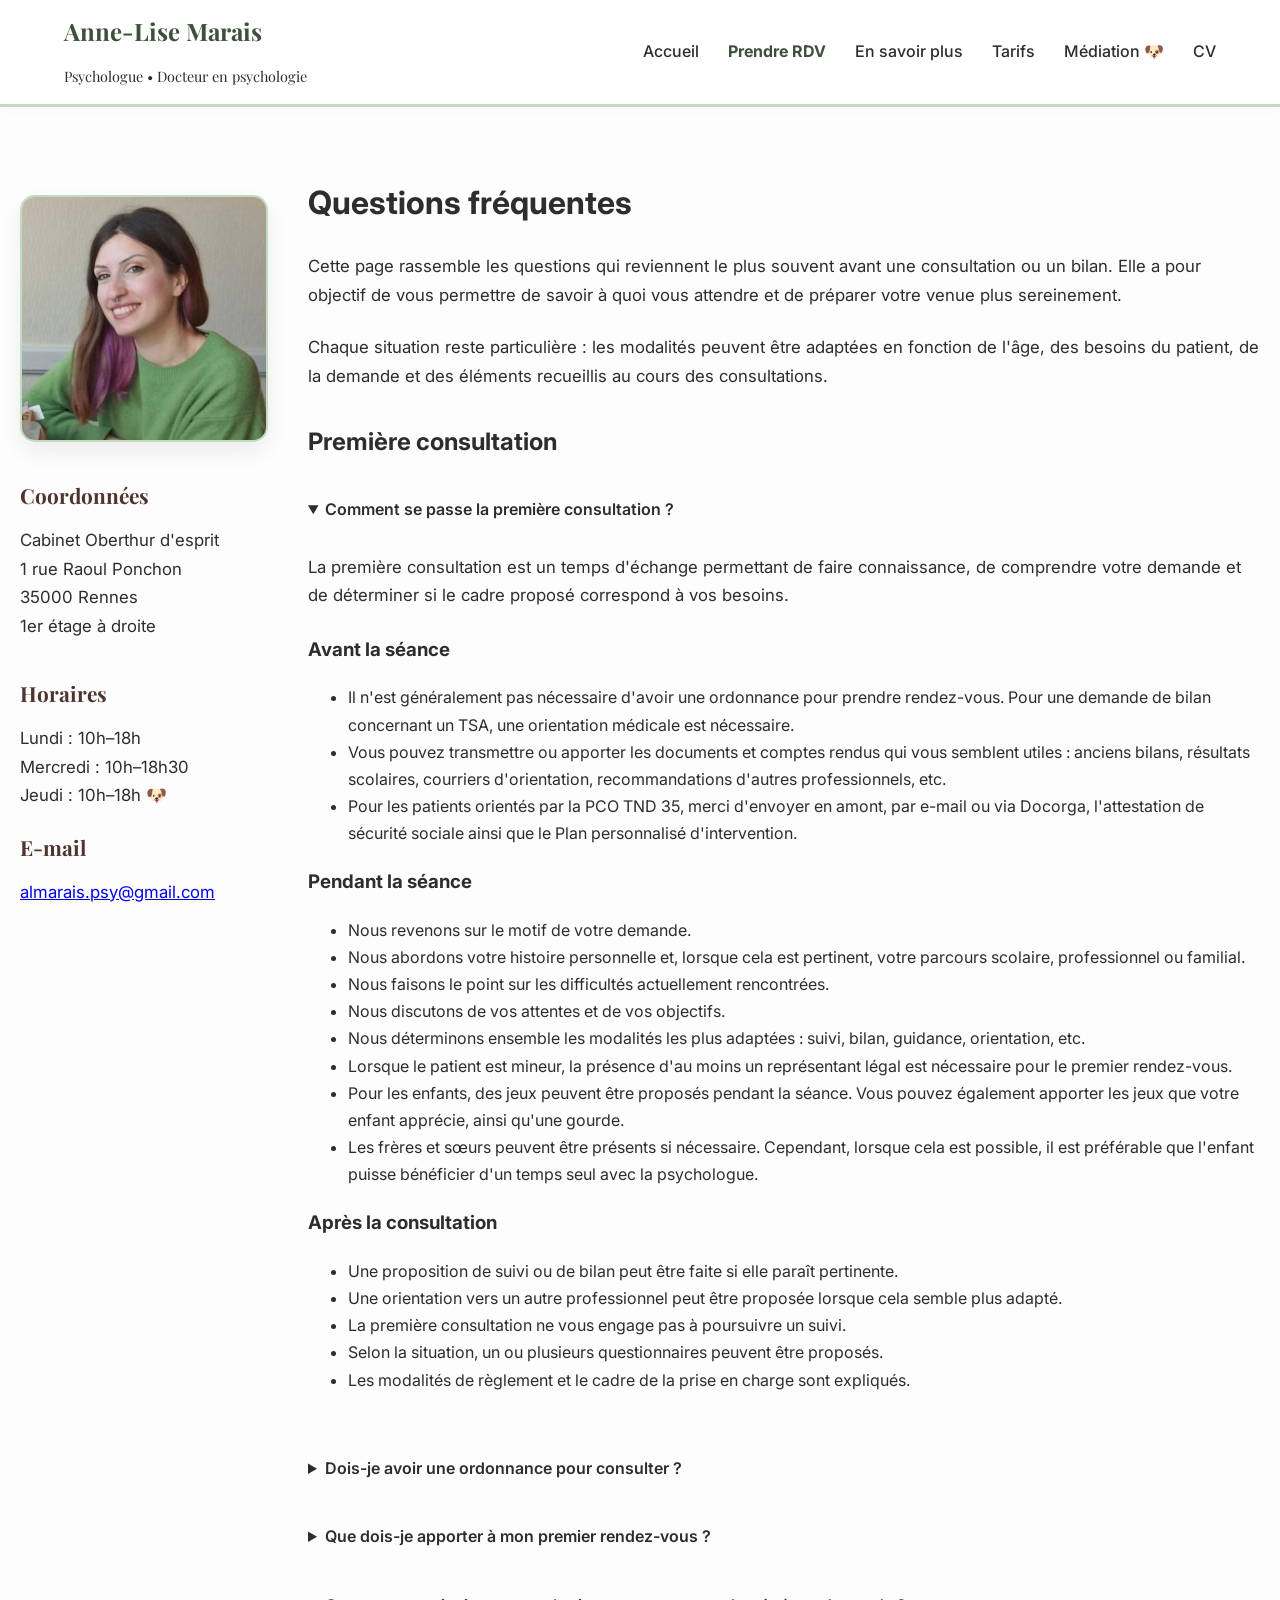
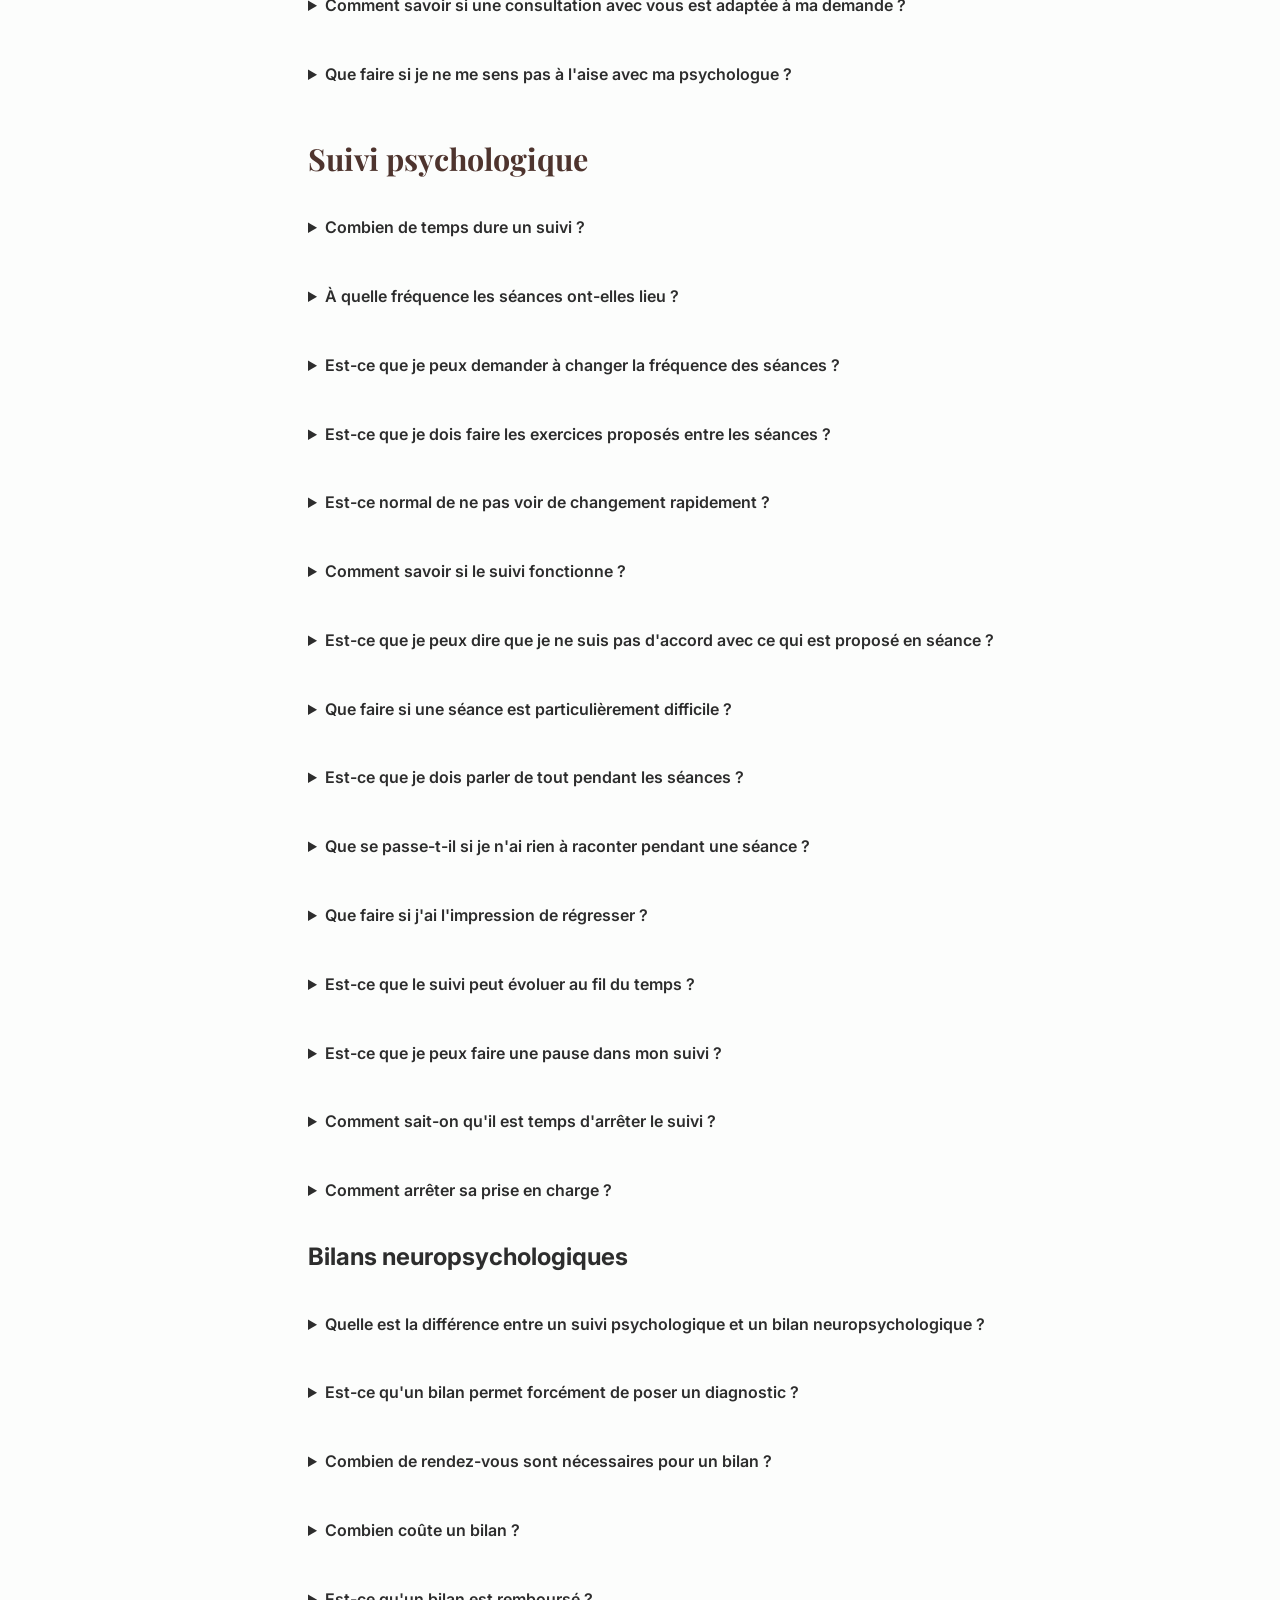
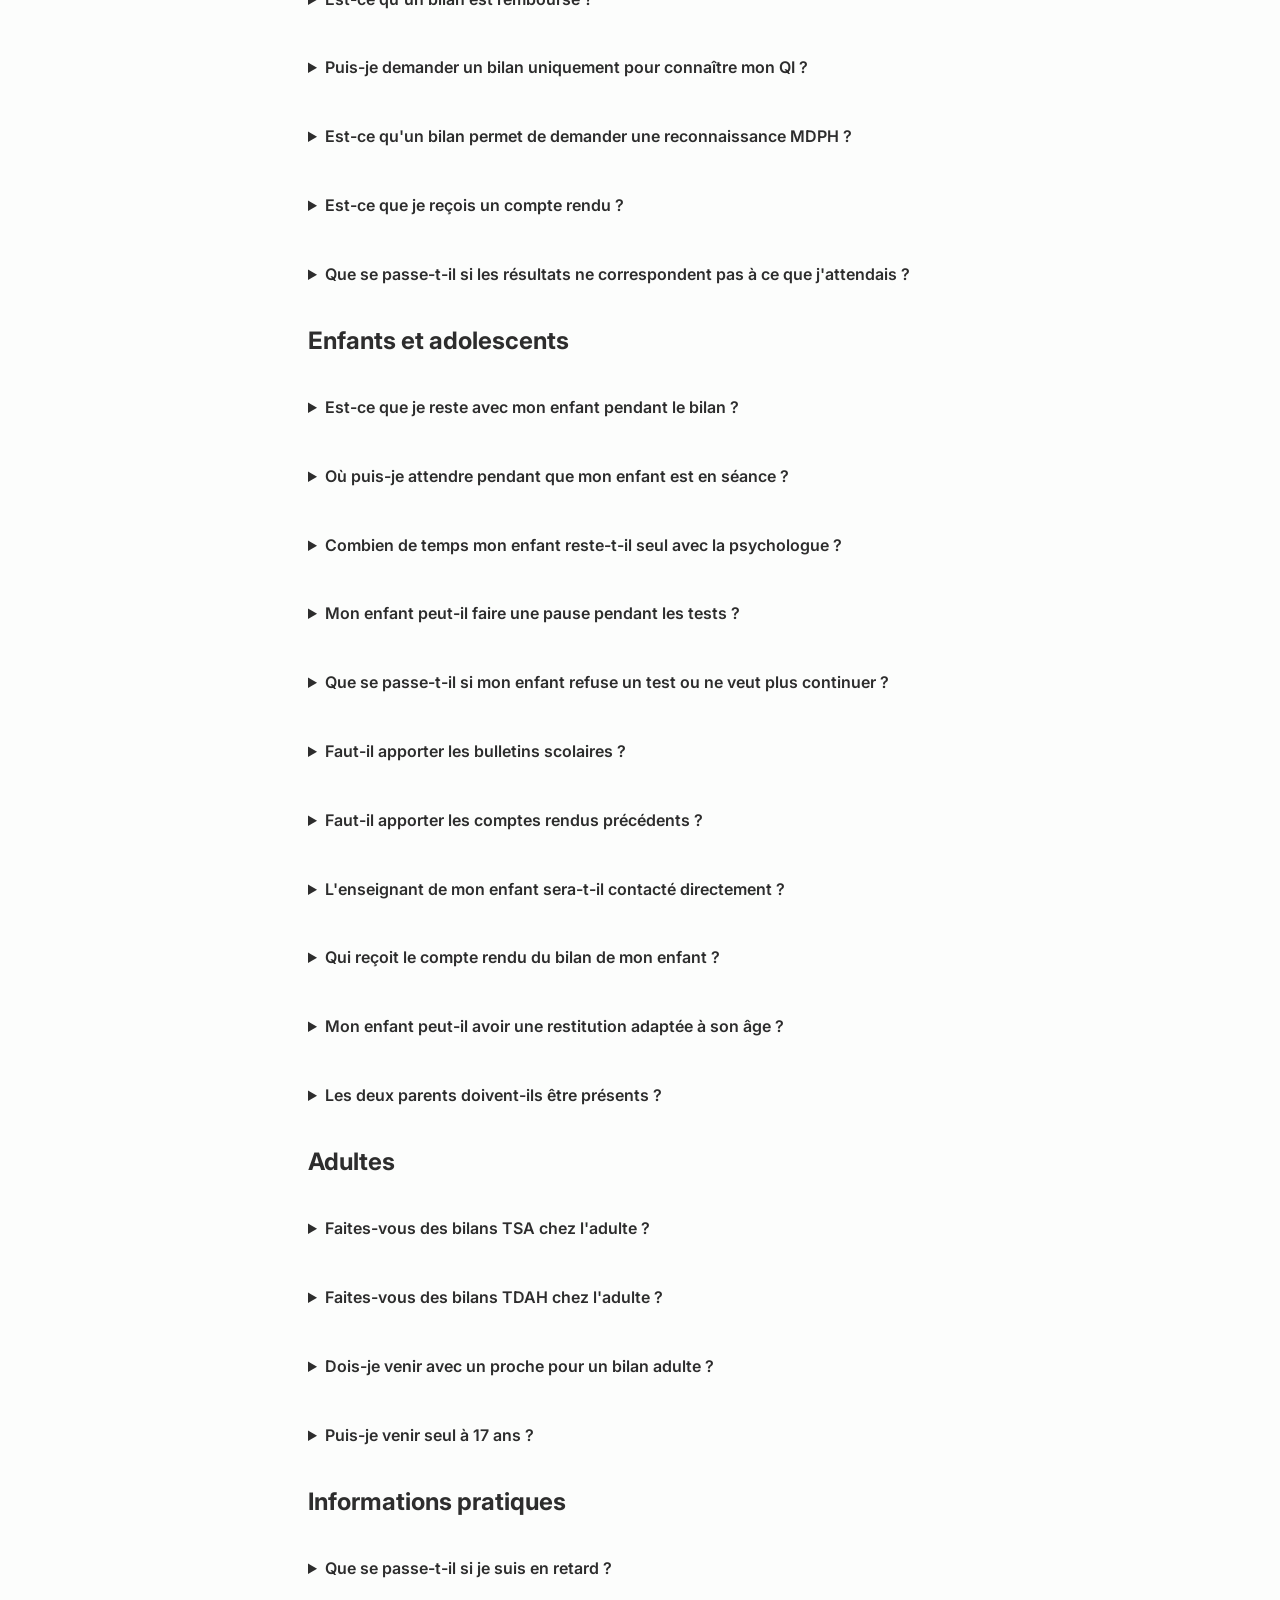
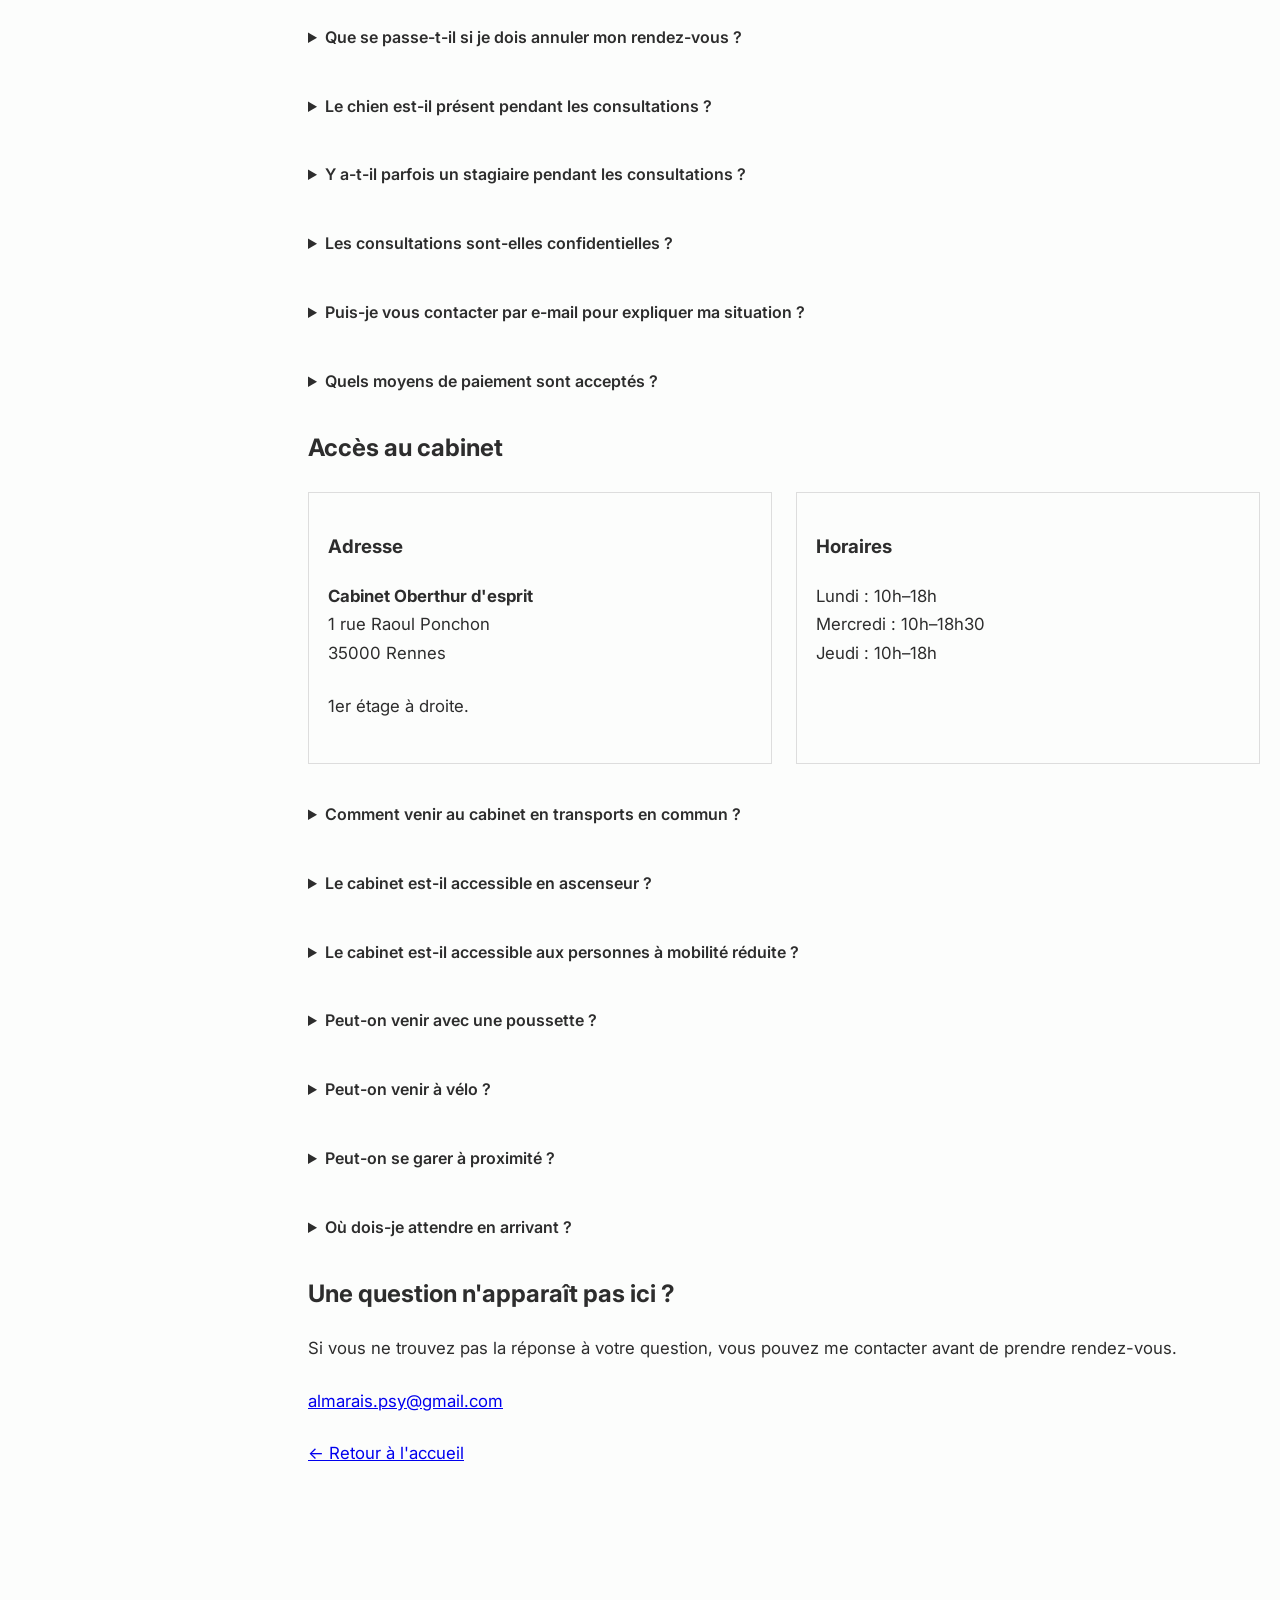
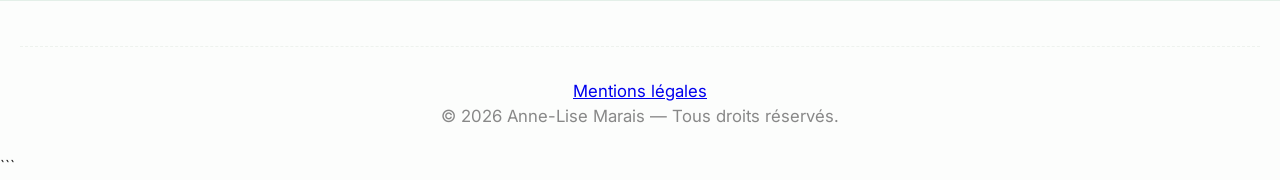
<file: public/faq.html>
<!DOCTYPE html>
<html lang="fr">

<head>
    <meta charset="UTF-8">
    <meta name="viewport" content="width=device-width, initial-scale=1.0">
    <meta name="description" content="Questions fréquentes du cabinet d'Anne-Lise Marais, psychologue à Rennes.">
    <title>Questions fréquentes — Anne-Lise Marais</title>

    <link rel="stylesheet" href="../public/structure/style.css">

    <style>
        details {
            margin-bottom: 1rem;
        }

        summary {
            cursor: pointer;
            font-weight: 600;
            padding: 0.8rem 0;
        }

        .answer {
            padding: 0 0 1rem 0;
        }

        .answer p:last-child {
            margin-bottom: 0;
        }

        .notice {
            padding: 1rem 1.2rem;
            margin: 1rem 0;
            border-left: 4px solid #6f6258;
            background: #f3eee9;
        }

        .faq-intro {
            margin-bottom: 2rem;
        }

        .faq-grid {
            display: grid;
            grid-template-columns: repeat(2, minmax(0, 1fr));
            gap: 1.5rem;
            margin: 1.5rem 0;
        }

        .faq-card {
            padding: 1.2rem;
            border: 1px solid #ddd;
        }

        @media (max-width: 700px) {
            .faq-grid {
                grid-template-columns: 1fr;
            }
        }
    </style>
</head>

<body>

<header>

    <div class="myname">
        Anne-Lise Marais<br>
        <span style="font-size: 0.9rem; font-weight: 400; color: var(--text-main);">
            Psychologue • Docteur en psychologie
        </span>
    </div>

    <nav class="navbar">
        <a href="../index.html">Accueil</a>

        <a href="https://docorga.com/praticien/687e3df79a0ac8bd1f83b82c"
           target="_blank"
           rel="noopener noreferrer"
           style="color: var(--dark-green); font-weight: bold;">
            Prendre RDV
        </a>

        <a href="../public/cadre.html">En savoir plus</a>
        <a href="../public/tarifs.html">Tarifs</a>
        <a href="../public/animal.html">Médiation 🐶</a>
        <a href="../public/Resume_fr.html">CV</a>
    </nav>

</header>


<div class="row">

    <aside class="left">

        <img
            src="../public/image/researchprofilepicture.png.jpg"
            alt="Photo d'Anne-Lise Marais"
            class="centerimage"
            style="width: 100%; border: 2px solid var(--logo-green);"
        >

        <div style="margin-top: 20px;">

            <p class="liltitle"
               style="border-left: none; padding-left: 0; margin-top: 0;">
                Coordonnées
            </p>

            <p>
                Cabinet Oberthur d'esprit<br>
                1 rue Raoul Ponchon<br>
                35000 Rennes<br>
                1er étage à droite
            </p>


            <p class="liltitle"
               style="border-left: none; padding-left: 0;">
                Horaires
            </p>

            <p>
                Lundi : 10h–18h<br>
                Mercredi : 10h–18h30<br>
                Jeudi : 10h–18h 🐶
            </p>


            <p class="liltitle"
               style="border-left: none; padding-left: 0; margin-top: 0;">
                E-mail
            </p>

            <p>
                <a href="mailto:almarais.psy@gmail.com">
                    almarais.psy@gmail.com
                </a>
            </p>

        </div>

    </aside>


    <main class="right">

        <h1>Questions fréquentes</h1>


        <div class="faq-intro">

            <p>
                Cette page rassemble les questions qui reviennent le plus souvent
                avant une consultation ou un bilan. Elle a pour objectif de vous
                permettre de savoir à quoi vous attendre et de préparer votre venue
                plus sereinement.
            </p>

            <p>
                Chaque situation reste particulière : les modalités peuvent être
                adaptées en fonction de l'âge, des besoins du patient, de la demande
                et des éléments recueillis au cours des consultations.
            </p>

        </div>


        <!-- ========================================================= -->
        <!-- PREMIÈRE CONSULTATION -->
        <!-- ========================================================= -->

        <h2 id="premiere">Première consultation</h2>


        <details open>

            <summary>
                Comment se passe la première consultation ?
            </summary>

            <div class="answer">

                <p>
                    La première consultation est un temps d'échange permettant
                    de faire connaissance, de comprendre votre demande et de
                    déterminer si le cadre proposé correspond à vos besoins.
                </p>


                <h3>Avant la séance</h3>

                <ul>
                    <li>
                        Il n'est généralement pas nécessaire d'avoir une ordonnance
                        pour prendre rendez-vous. Pour une demande de bilan concernant
                        un TSA, une orientation médicale est nécessaire.
                    </li>

                    <li>
                        Vous pouvez transmettre ou apporter les documents et comptes
                        rendus qui vous semblent utiles : anciens bilans, résultats
                        scolaires, courriers d'orientation, recommandations d'autres
                        professionnels, etc.
                    </li>

                    <li>
                        Pour les patients orientés par la PCO TND 35, merci d'envoyer
                        en amont, par e-mail ou via Docorga, l'attestation de sécurité
                        sociale ainsi que le Plan personnalisé d'intervention.
                    </li>
                </ul>


                <h3>Pendant la séance</h3>

                <ul>
                    <li>Nous revenons sur le motif de votre demande.</li>

                    <li>
                        Nous abordons votre histoire personnelle et, lorsque cela est
                        pertinent, votre parcours scolaire, professionnel ou familial.
                    </li>

                    <li>
                        Nous faisons le point sur les difficultés actuellement rencontrées.
                    </li>

                    <li>
                        Nous discutons de vos attentes et de vos objectifs.
                    </li>

                    <li>
                        Nous déterminons ensemble les modalités les plus adaptées :
                        suivi, bilan, guidance, orientation, etc.
                    </li>

                    <li>
                        Lorsque le patient est mineur, la présence d'au moins un
                        représentant légal est nécessaire pour le premier rendez-vous.
                    </li>

                    <li>
                        Pour les enfants, des jeux peuvent être proposés pendant
                        la séance. Vous pouvez également apporter les jeux que votre
                        enfant apprécie, ainsi qu'une gourde.
                    </li>

                    <li>
                        Les frères et sœurs peuvent être présents si nécessaire.
                        Cependant, lorsque cela est possible, il est préférable que
                        l'enfant puisse bénéficier d'un temps seul avec la psychologue.
                    </li>
                </ul>


                <h3>Après la consultation</h3>

                <ul>
                    <li>
                        Une proposition de suivi ou de bilan peut être faite si
                        elle paraît pertinente.
                    </li>

                    <li>
                        Une orientation vers un autre professionnel peut être proposée
                        lorsque cela semble plus adapté.
                    </li>

                    <li>
                        La première consultation ne vous engage pas à poursuivre
                        un suivi.
                    </li>

                    <li>
                        Selon la situation, un ou plusieurs questionnaires peuvent
                        être proposés.
                    </li>

                    <li>
                        Les modalités de règlement et le cadre de la prise en charge
                        sont expliqués.
                    </li>
                </ul>

            </div>

        </details>


        <details>

            <summary>
                Dois-je avoir une ordonnance pour consulter ?
            </summary>

            <div class="answer">

                <p>
                    Pour une consultation psychologique, une ordonnance n'est
                     pas nécessaire. Pour une demande de bilan concernant
                    un TSA, une orientation médicale est nécessaire.
                </p>

            </div>

        </details>


        <details>

            <summary>
                Que dois-je apporter à mon premier rendez-vous ?
            </summary>

            <div class="answer">

                <p>
                    Dans la mesure du possible, merci de transmettre les documents
                    en format dématérialisé, par e-mail ou via Docorga.
                </p>

                <p>
                    Vous pouvez transmettre, si vous en disposez, les documents utiles :
                    anciens bilans, comptes rendus médicaux ou paramédicaux, documents
                    scolaires, courriers d'orientation ou recommandations d'autres
                    professionnels.
                </p>

                <p>
                    Pour les patients orientés par la PCO TND 35, une attestation
                    de sécurité sociale ainsi que le Plan personnalisé d'intervention
                    doivent également être transmis.
                </p>

            </div>

        </details>


        <details>

            <summary>
                Comment savoir si une consultation avec vous est adaptée à ma demande ?
            </summary>

            <div class="answer">

                <p>
                    Je suis psychologue et neuropsychologue, spécialisée notamment
                    dans l'accompagnement du handicap de l'enfant et de l'adolescent
                    et dans les troubles du neurodéveloppement. Je fais des suivis psychologiques d'orientation TCC.
                </p>

                <p>
                    Les indications et les modalités de prise en charge sont précisées
                    dans le <a href="../public/cadre.html#patients">cadre des consultations</a>.
                </p>

                <p>
                    La première consultation permet de déterminer si je suis en mesure
                    de répondre à votre demande. Si une autre prise en charge semble
                    plus adaptée, une orientation vers un autre professionnel peut
                    être proposée.
                </p>

            </div>

        </details>

        <details>

            <summary>
                Que faire si je ne me sens pas à l'aise avec ma psychologue ?
            </summary>

            <div class="answer">

                <p>
                    La relation de confiance est un élément important de l'accompagnement.
                    Il est essentiel que le patient puisse se sentir suffisamment
                    en sécurité et à l'aise pour travailler sur les difficultés
                    qui l'amènent en consultation.
                </p>

                <p>
                    Si vous ne vous sentez pas à l'aise ou si vous estimez que
                    l'accompagnement ne correspond pas à vos besoins, vous pouvez
                    en parler avec votre psychologue. Il est également possible
                    d'interrompre l'accompagnement et, si nécessaire, de rechercher
                    un autre professionnel qui correspondra davantage à votre situation.
                </p>

            </div>

        </details>


<!-- SUIVI PSYCHOLOGIQUE -->
<section>
    <h2 class="title" style="margin-top: 2.5rem;">
        Suivi psychologique
    </h2>
        <details>

            <summary>
                Combien de temps dure un suivi ?
            </summary>

            <div class="answer">

                <p>
                    Il n'existe pas de durée identique pour tous les patients.
                    Le nombre et la fréquence des séances dépendent de la demande,
                    des objectifs définis ensemble et de l'évolution de la situation.
                </p>

                <p>
                    Pour les motifs les plus fréquents, la durée de l'accompagnement
                    peut s'étendre de quelques mois à environ deux ans. Cette durée
                    reste indicative et est réévaluée en fonction de l'évolution
                    de chaque situation.
                </p>

            </div>

        </details>


        <details>

            <summary>
                À quelle fréquence les séances ont-elles lieu ?
            </summary>

            <div class="answer">

                <p>
                    La fréquence est discutée en fonction des besoins et des objectifs
                    du suivi et peut être réévaluée au cours de l'accompagnement.
                </p>

                <p>
                    En général, les séances peuvent avoir lieu toutes les deux semaines
                    ou une fois par mois, selon la situation et les disponibilités.
                </p>

            </div>

        </details>

        <details>
            <summary>Est-ce que je peux demander à changer la fréquence des séances ?</summary>
            <div class="answer">
            <p>
                Oui. La fréquence des rendez-vous peut être adaptée au cours du suivi
                en fonction de vos besoins, de vos objectifs et de votre situation.
            </p>

            <p>
                Une fréquence plus rapprochée peut parfois être pertinente à certaines
                périodes, tandis qu'un espacement progressif peut être envisagé lorsque
                la situation évolue favorablement. 
            </p>

            <p>
                Il est important d'en parler à votre psychologue si la fréquence ne vous convient pas, quelque soit la raison. Ces changements sont discutés ensemble afin de trouver un rythme adapté.
            </p>
        </div>
    </details>

    <details>
        <summary>Est-ce que je dois faire les exercices proposés entre les séances ?</summary>
        <div class="answer">
            <p>
                Les exercices sont une part entière de la prise en charge.
                Ils sont là pour vous aider
                à mettre en pratique ce qui a été abordé ensemble. Ils ne constituent pas
                une obligation et il n'est pas nécessaire de tout faire parfaitement, cependant il est idéal de les faire car il permettent de mieux avancer dans le processus.
            </p>

            <p>
                Si vous n'avez pas eu le temps, si vous avez oublié ou si un exercice vous
                a semblé difficile, vous pouvez simplement en parler lors de la séance
                suivante. Cela peut justement être l'occasion de comprendre ce qui a rendu
                sa réalisation difficile et d'adapter la proposition.
            </p>

            <p>
                L'objectif est que les outils proposés soient utiles et adaptés à votre
                situation, et non d'ajouter une contrainte supplémentaire.
            </p>
        </div>
    </details>


    <details>
        <summary>Est-ce normal de ne pas voir de changement rapidement ?</summary>
        <div class="answer">
            <p>
                Oui. Le changement peut prendre du temps et son rythme varie beaucoup
                d'une personne à l'autre.
            </p>

            <p>
                Certaines évolutions peuvent être assez rapides, tandis que d'autres
                nécessitent davantage de temps et de répétition. Il est également possible
                que les premiers changements soient discrets et ne soient pas immédiatement
                perceptibles.
            </p>

            <p>
                Le suivi est justement l'occasion d'observer ensemble ce qui évolue,
                ce qui reste difficile et ce qui peut être ajusté. Si vous avez l'impression
                que rien ne change, il est important d'en parler en séance plutôt que de
                rester seul avec ce sentiment.
            </p>
        </div>
    </details>


    <details>
        <summary>Comment savoir si le suivi fonctionne ?</summary>
        <div class="answer">
            <p>
                Le changement ne se mesure pas uniquement à la disparition complète
                d'une difficulté. Il peut aussi se traduire par une meilleure compréhension
                de soi, une diminution de certaines difficultés, une meilleure capacité
                à les gérer ou encore une plus grande autonomie dans certaines situations.
            </p>

            <p>
                Les objectifs du suivi peuvent être réévalués régulièrement afin de vérifier
                qu'ils correspondent toujours à vos besoins et d'adapter l'accompagnement
                si nécessaire.
            </p>
        </div>
    </details>


    <details>
        <summary>Est-ce que je peux dire que je ne suis pas d'accord avec ce qui est proposé en séance ?</summary>
        <div class="answer">
            <p>
                Oui, et c'est même important !
            </p>

            <p>
                Le suivi est un espace où vous pouvez poser vos questions, exprimer vos
                désaccords, dire qu'une proposition ne vous convient pas ou demander que
                l'on procède autrement. Les outils et les objectifs sont discutés ensemble
                et peuvent être adaptés en fonction de votre situation.
            </p>

            <p>
                Vous n'avez pas à faire semblant d'être d'accord pour que le suivi soit utile.
            </p>
        </div>
    </details>


    <details>
        <summary>Que faire si une séance est particulièrement difficile ?</summary>
        <div class="answer">
            <p>
                Certaines séances peuvent faire émerger des émotions, des souvenirs ou
                des réflexions difficiles. Cela peut faire partie du travail psychologique,
                mais vous pouvez toujours en parler pendant la séance.
            </p>

            <p>
                Si vous vous sentez particulièrement déstabilisé après une séance,
                il est également possible d'en reparler lors du rendez-vous suivant afin
                de comprendre ce qui s'est passé et d'adapter le rythme ou les modalités
                du suivi.
            </p>
        </div>
    </details>


    <details>
        <summary>Est-ce que je dois parler de tout pendant les séances ?</summary>
        <div class="answer">
            <p>
                Non. Vous n'êtes pas obligé de parler d'un sujet pour lequel vous ne vous
                sentez pas prêt.
            </p>

            <p>
                Le suivi se construit progressivement. Vous pouvez signaler qu'un sujet
                est difficile à aborder, demander à y revenir plus tard ou simplement
                expliquer que vous ne souhaitez pas en parler pour le moment.
            </p>

            <p>
                L'important est de pouvoir en discuter ensemble afin que le suivi reste
                un espace dans lequel vous vous sentez suffisamment en confiance.
            </p>
        </div>
    </details>


    <details>
        <summary>Que se passe-t-il si je n'ai rien à raconter pendant une séance ?</summary>
        <div class="answer">
            <p>
                Cela peut arriver et ce n'est pas un problème.
            </p>

            <p>
                Une séance ne nécessite pas forcément d'avoir un événement particulier
                à raconter. Nous pouvons revenir sur les objectifs du suivi, faire le point
                sur les dernières semaines, reprendre un exercice, travailler sur une
                situation précise ou simplement réfléchir ensemble à ce dont vous avez
                besoin à ce moment-là.
            </p>
        </div>
    </details>

    <details>
        <summary>Que faire si j'ai l'impression de régresser ?</summary>
        <div class="answer">
            <p>
                Il peut y avoir des périodes où les difficultés semblent revenir ou
                s'intensifier. Cela ne signifie pas nécessairement que le suivi ne fonctionne
                pas ou que les progrès réalisés ont disparu.
            </p>

            <p>
                Ces périodes peuvent être liées à différents changements ou événements
                dans votre vie. Elles constituent des informations importantes pour le
                suivi et peuvent permettre d'adapter le travail réalisé ensemble.
            </p>

            <p>
                N'hésitez pas à en parler dès que vous avez cette impression.
            </p>
        </div>
    </details>

    <details>
        <summary>Est-ce que le suivi peut évoluer au fil du temps ?</summary>
        <div class="answer">
            <p>
                Oui. Les besoins peuvent changer au cours d'un suivi et les objectifs
                définis au départ ne sont pas nécessairement les mêmes plusieurs mois
                plus tard.
            </p>

            <p>
                Le suivi peut donc être réajusté en fonction de votre évolution, de nouvelles
                difficultés, de nouveaux objectifs ou, au contraire, de la stabilisation
                de certaines problématiques.
            </p>
        </div>
    </details>


    <details>
        <summary>Est-ce que je peux faire une pause dans mon suivi ?</summary>
        <div class="answer">
            <p>
                 Oui, il est possible de faire une pause dans l'accompagnement,
                    quelle qu'en soit la raison. Une pause peut également être proposée
                    lorsque cela paraît pertinent au regard de l'évolution de la prise
                    en charge.
            </p>

            <p>
                Il peut être utile d'en discuter lors d'une séance afin de faire le point
                sur votre situation, ce qui motive cette pause et les éventuels besoins
                pour la suite. Une reprise peut ensuite être envisagée lorsque vous le
                souhaitez et selon les possibilités du cabinet.
            </p>
        </div>
    </details>


    <details>
        <summary>Comment sait-on qu'il est temps d'arrêter le suivi ?</summary>
        <div class="answer">
            <p>
                La fin d'un suivi se réfléchit ensemble. Elle peut être envisagée lorsque
                les objectifs initiaux ont été atteints, lorsque les difficultés sont
                suffisamment stabilisées ou lorsque vous estimez que vous avez les
                ressources nécessaires pour poursuivre sans accompagnement régulier.
            </p>

            <p>
                La fin du suivi peut également être progressive, avec un espacement
                des séances avant leur arrêt.
            </p>

        </div>
    </details>

        <details>

            <summary>
                Comment arrêter sa prise en charge ?
            </summary>

            <div class="answer">

                <p>
                    Il est possible d'arrêter une prise en charge à n'importe quel moment.
                </p>

                <p>
                    Vous pouvez en parler librement
                en séance. Il est généralement préférable de prévoir un dernier rendez-vous
                afin de faire le bilan du travail réalisé et de réfléchir aux éventuelles
                suites. Sinon, un simple e-mail pour en informer la psychologue est suffisant. 
                </p>

                <p>
                    Les modalités relatives aux rendez-vous annulés ou non honorés
                    sont précisées dans le
                    <a href="../public/cadre.html">cadre des consultations</a>
                    et sur la page <a href="../public/tarifs.html">Tarifs</a>.
                </p>

            </div>

        </details>
    
</section> 

        <!-- ========================================================= -->
        <!-- BILANS -->
        <!-- ========================================================= -->

        <h2 id="bilans">Bilans neuropsychologiques</h2>


        <details>

            <summary>
                Quelle est la différence entre un suivi psychologique et un bilan neuropsychologique ?
            </summary>

            <div class="answer">

                <p>
                    Un suivi psychologique vise principalement à accompagner une
                    personne autour de difficultés psychologiques, émotionnelles,
                    relationnelles ou comportementales.
                </p>

                <p>
                    Un bilan neuropsychologique répond à une question d'évaluation
                    précise et permet d'explorer certaines fonctions cognitives,
                    attentionnelles ou exécutives, selon les besoins.
                </p>

                <p>
                    La première consultation permet de déterminer quelle modalité
                    est la plus adaptée à la demande.
                </p>

            </div>

        </details>


        <details>

            <summary>
                Est-ce qu'un bilan permet forcément de poser un diagnostic ?
            </summary>

            <div class="answer">

                <p>
                    Non. Un bilan ne conduit pas automatiquement à un diagnostic.
                    Il permet de recueillir des informations, d'explorer certaines
                    fonctions cognitives ou certains symptômes et de mieux comprendre
                    le fonctionnement de la personne.
                </p>

                <p>
                    Selon la question posée, des évaluations complémentaires auprès
                    d'autres professionnels peuvent être nécessaires, par exemple
                    auprès d'une orthophoniste ou d'une psychomotricienne.
                </p>

                <p>
                    Les conclusions d'un bilan psychologique ou neuropsychologique
                    ne remplacent pas un diagnostic médical.
                </p>

            </div>

        </details>


        <details>

            <summary>
                Combien de rendez-vous sont nécessaires pour un bilan ?
            </summary>

            <div class="answer">

                <p>
                    Le nombre de rendez-vous dépend du type de bilan, de l'âge,
                    de la question posée et de la quantité d'informations nécessaires.
                </p>

                <p>
                    Pour les enfants et adolescents, un bilan neuropsychologique
                    se déroule généralement sur 2 à 3 séances, suivies d'une restitution.
                    Pour les adultes, les modalités dépendent de la demande et du
                    bilan envisagé. En général, trois séances suffisent.
                </p>

            </div>

        </details>


        <details>

            <summary>
                Combien coûte un bilan ?
            </summary>

            <div class="answer">

                <p>
                    Le tarif dépend du type de bilan et de sa complexité. Il est estimé entre 350 et 1 200 euros.
                    Les tarifs à jour sont indiqués sur la page
                    <a href="../public/tarifs.html">Tarifs</a>.
                </p>

                <p>
                    Lorsque le coût dépend de l'évaluation finalement nécessaire,
                    celui-ci est précisé avant le commencement des épreuves concernées.
                </p>

            </div>

        </details>


        <details>

            <summary>
                Est-ce qu'un bilan est remboursé ?
            </summary>

            <div class="answer">

                <p>
                    Les consultations libérales de psychologie ne sont généralement
                    pas remboursées par l'Assurance Maladie, en dehors des dispositifs
                    spécifiques auxquels elles peuvent éventuellement être rattachées.
                </p>

                <p>
                    Certaines mutuelles proposent une prise en charge partielle.
                    Il est conseillé de vérifier directement les conditions de votre contrat.
                </p>

            </div>

        </details>


        <details>

            <summary>
                Puis-je demander un bilan uniquement pour connaître mon QI ?
            </summary>

            <div class="answer">

                <p>
                    Une évaluation de l'efficience intellectuelle seule est rarement nécessaire. Connaitre son QI sans contexte ne présente pas d'intérêt dans la pratique de la psychologie.
                </p>

                <p>
                    Selon la demande, le bilan peut également explorer les capacités
                    attentionnelles et exécutives ainsi que d'autres fonctions cognitives.
                    La première consultation permet de déterminer si une évaluation
                    intellectuelle seule est pertinente ou si une exploration plus
                    large est préférable.
                </p>

            </div>

        </details>


        <details>

            <summary>
                Est-ce qu'un bilan permet de demander une reconnaissance MDPH ?
            </summary>

            <div class="answer">

                <p>
                    Un bilan peut constituer un élément du dossier lorsqu'il apporte
                    des informations utiles.
                </p>

                <p>
                    Il ne permet toutefois pas, à lui seul, d'obtenir automatiquement
                    une reconnaissance ou une décision de la MDPH. Les décisions
                    relèvent de la MDPH et dépendent de l'ensemble du dossier.
                </p>

            </div>

        </details>


        <details>

            <summary>
                Est-ce que je reçois un compte rendu ?
            </summary>

            <div class="answer">

                <p>
                    Un rendez-vous de restitution permet de présenter les résultats,
                    de répondre aux questions et de discuter des recommandations.
                </p>

                <p>
                    À la suite de la restitution et après règlement intégral du bilan,
                    un compte rendu écrit est fourni systématiquement.
                </p>

            </div>

        </details>


        <details>

            <summary>
                Que se passe-t-il si les résultats ne correspondent pas à ce que j'attendais ?
            </summary>

            <div class="answer">

                <p>
                    Un bilan n'a pas pour objectif de confirmer à tout prix une
                    hypothèse de départ. Les résultats sont interprétés avec les
                    éléments recueillis lors des entretiens et permettent de discuter
                    des points forts, des fragilités et des pistes pour la suite.
                </p>

                <p>
                    Si les résultats soulèvent des questions ou diffèrent des attentes
                    initiales, des temps d'échange ou, lorsque cela est pertinent,
                    des séances de suivi peuvent permettre de mieux les comprendre.
                </p>

            </div>

        </details>


        <!-- ========================================================= -->
        <!-- ENFANTS -->
        <!-- ========================================================= -->

        <h2 id="enfants">Enfants et adolescents</h2>


        <details>

            <summary>
                Est-ce que je reste avec mon enfant pendant le bilan ?
            </summary>

            <div class="answer">

                <p>
                    En général, l'enfant réalise les épreuves seul avec la psychologue
                    afin de pouvoir travailler dans les meilleures conditions possibles.
                </p>

                <p>
                    Toutefois, si l'enfant est très anxieux ou si sa situation nécessite
                    la présence d'un parent, celui-ci peut être présent. Les modalités
                    sont adaptées en fonction de l'âge, de l'autonomie et des besoins
                    de l'enfant.
                </p>

                <p>
                    Lorsque le parent est présent pendant une épreuve, il est important
                    qu'il n'influence pas les réponses ou les performances de l'enfant.
                </p>

            </div>

        </details>


        <details>

            <summary>
                Où puis-je attendre pendant que mon enfant est en séance ?
            </summary>

            <div class="answer">

                <p>
                    La personne accompagnant l'enfant peut rester en salle d'attente
                    ou quitter temporairement le cabinet, à condition de rester
                    joignable par téléphone.
                </p>

            </div>

        </details>


        <details>

            <summary>
                Combien de temps mon enfant reste-t-il seul avec la psychologue ?
            </summary>

            <div class="answer">

                <p>
                    La durée dépend du type de séance ou de bilan et de l'organisation
                    prévue. Lorsque cela est nécessaire, le parent peut être sollicité
                    ou rejoindre l'enfant.
                </p>

                <p>
                    Si l'enfant a besoin de son parent au cours de la séance,
                    les modalités peuvent être adaptées.
                </p>

            </div>

        </details>


        <details>

            <summary>
                Mon enfant peut-il faire une pause pendant les tests ?
            </summary>

            <div class="answer">

                <p>
                    Oui. Les séances tiennent compte de l'âge, de la fatigabilité
                    et des capacités d'attention. Des pauses peuvent être proposées
                    ou demandées lorsque cela est nécessaire.
                </p>

                <p>
                    Il est conseillé d'apporter une gourde et, si nécessaire,
                    un petit goûter.
                </p>

            </div>

        </details>


        <details>

            <summary>
                Que se passe-t-il si mon enfant refuse un test ou ne veut plus continuer ?
            </summary>

            <div class="answer">

                <p>
                    Si une difficulté, une opposition, une fatigue ou une anxiété
                    apparaît, nous cherchons à comprendre ce qui se passe et à
                    adapter la séance.
                </p>

                <p>
                    Une pause, une modification de l'organisation ou un arrêt
                    peut être envisagé. Les conséquences éventuelles sur
                    l'interprétation du bilan sont alors discutées avec les parents.
                </p>

            </div>

        </details>


        <details>

            <summary>
                Faut-il apporter les bulletins scolaires ?
            </summary>

            <div class="answer">

                <p>
                    Lorsque la demande concerne les apprentissages ou le fonctionnement
                    scolaire, les bulletins, bilans scolaires ou autres documents
                    pertinents peuvent être utiles.
                </p>

                <p>
                    Il n'est pas nécessaire de constituer un dossier scolaire complet
                    si cela n'est pas pertinent pour la demande.
                </p>

            </div>

        </details>


        <details>

            <summary>
                Faut-il apporter les comptes rendus précédents ?
            </summary>

            <div class="answer">

                <p>
                    Oui. Lorsqu'ils existent et sont en lien avec la demande,
                    ils peuvent être très utiles : bilans antérieurs, comptes rendus
                    médicaux ou paramédicaux, évaluations scolaires ou recommandations
                    d'autres professionnels.
                </p>

            </div>

        </details>


        <details>

            <summary>
                L'enseignant de mon enfant sera-t-il contacté directement ?
            </summary>

            <div class="answer">

                <p>
                    Un contact direct avec l'école n'est pas automatique.
                    Les informations scolaires peuvent notamment être recueillies
                    au moyen de questionnaires ou de documents transmis par la famille.
                </p>

                <p>
                    La psychologue ne contacte pas directement l'école sans l'accord
                    préalable des représentants légaux, sauf situation particulière
                    prévue par le cadre légal.
                </p>

            </div>

        </details>


        <details>

            <summary>
                Qui reçoit le compte rendu du bilan de mon enfant ?
            </summary>

            <div class="answer">

                <p>
                    Les modalités de transmission du compte rendu sont expliquées
                    aux représentants légaux.
                </p>

                <p>
                    La transmission à un autre professionnel, à l'établissement
                    scolaire ou à tout autre tiers n'est pas automatique et nécessite,
                    lorsque cela est requis, l'accord des représentants légaux.
                </p>

            </div>

        </details>


        <details>

            <summary>
                Mon enfant peut-il avoir une restitution adaptée à son âge ?
            </summary>

            <div class="answer">

                <p>
                    Oui. La restitution peut être adaptée à l'âge et aux capacités
                    de compréhension de l'enfant.
                </p>

                <p>
                    L'objectif est qu'il puisse comprendre, autant que possible,
                    ce qui a été exploré et ce que les résultats peuvent signifier
                    pour lui.
                </p>

                <p>
                    Des temps de suivi après le bilan peuvent également permettre
                    d'approfondir la compréhension des résultats et de leur impact
                    dans la vie quotidienne.
                </p>

            </div>

        </details>


        <details>

            <summary>
                Les deux parents doivent-ils être présents ?
            </summary>

            <div class="answer">

                <p>
                    Les modalités dépendent notamment de l'exercice de l'autorité
                    parentale et de la situation familiale.
                </p>

                <p>
                    Lorsque les deux représentants légaux sont d'accord pour
                    la prise en charge, un seul parent peut généralement accompagner
                    l'enfant au rendez-vous. Il est recommandé la présence des deux parents lors de la restitution des résultats d'un bilan.
                </p>

                <p>
                    En cas de situation particulière ou de désaccord entre les
                    représentants légaux, il est préférable de me contacter avant
                    le rendez-vous afin que les modalités puissent être clarifiées.
                </p>

            </div>

        </details>


        <!-- ========================================================= -->
        <!-- ADULTES -->
        <!-- ========================================================= -->

        <h2 id="adultes">Adultes</h2>


        <details>

            <summary>
                Faites-vous des bilans TSA chez l'adulte ?
            </summary>

            <div class="answer">

                <p>
                    Oui, des bilans concernant un TSA peuvent être proposés chez
                    l'adulte, uniquement sur orientation médicale.
                </p>

                <p>
                    Il est recommandé de prendre contact avant le rendez-vous afin
                    de vérifier que la demande correspond au cadre du cabinet.
                </p>

            </div>

        </details>


        <details>

            <summary>
                Faites-vous des bilans TDAH chez l'adulte ?
            </summary>

            <div class="answer">

                <p>
                    Des évaluations concernant le TDAH chez l'adulte peuvent être
                    proposées selon la demande et les indications du cabinet.
                </p>

                <p>
                    L'évaluation de l'efficience intellectuelle n'étant pas
                    systématiquement nécessaire dans ce contexte, elle n'est pas
                    proposée automatiquement dans le cadre d'une évaluation pour
                    suspicion de TDAH.
                </p>

            </div>

        </details>


        <details>

            <summary>
                Dois-je venir avec un proche pour un bilan adulte ?
            </summary>

            <div class="answer">

                <p>
                    Pour certaines évaluations, notamment lorsqu'une question
                    développementale est posée, un entretien avec un proche ayant
                    connu la personne dans l'enfance peut être nécessaire.
                </p>

                <p>
                    Les modalités sont précisées lors de la première consultation.
                </p>

            </div>

        </details>


        <details>

            <summary>
                Puis-je venir seul à 17 ans ?
            </summary>

            <div class="answer">

                <p>
                    Pour un premier rendez-vous, un mineur ne peut pas se présenter
                    seul : la présence d'au moins un parent ou représentant légal
                    est nécessaire.
                </p>

                <p>
                    Une fois le premier rendez-vous passé, et si les modalités de
                    suivi ont été convenues avec les représentants légaux, un mineur
                    peut, selon la situation, se rendre seul au cabinet.
                </p>

            </div>

        </details>


        <!-- ========================================================= -->
        <!-- PRATIQUE -->
        <!-- ========================================================= -->

        <h2 id="pratique">Informations pratiques</h2>


        <details>

            <summary>
                Que se passe-t-il si je suis en retard ?
            </summary>

            <div class="answer">

                <p>
                    En cas de retard, merci de prévenir le cabinet dès que possible
                    par e-mail.
                </p>

                <p>
                    Un retard peut réduire le temps disponible pour la séance afin
                    de ne pas décaler les rendez-vous suivants.
                </p>

            </div>

        </details>


        <details>

            <summary>
                Que se passe-t-il si je dois annuler mon rendez-vous ?
            </summary>

            <div class="answer">

                <p>
                    Merci d'annuler ou de déplacer le rendez-vous dès que possible
                    et, lorsque cela est possible, au moins 48 heures à l'avance.
                </p>

                <p>
                    Les annulations tardives peuvent être soumises à des conditions
                    particulières. Les modalités précises figurent dans le
                    <a href="../public/cadre.html">cadre des consultations</a>
                    et sur la page <a href="../public/tarifs.html">Tarifs</a>.
                </p>

            </div>

        </details>


        <details>

            <summary>
                Le chien est-il présent pendant les consultations ?
            </summary>

            <div class="answer">

                <p>
                    Mon chien m'accompagne certains jeudis. Il respecte très bien le secret professionnel.
                </p>

                <p>
                    Si vous êtes allergique, avez peur des chiens ou ne souhaitez
                    pas sa présence, merci de choisir un autre créneau ou de me
                    contacter en amont afin que nous puissions trouver une solution
                    adaptée.
                </p>

            </div>

        </details>


        <details>

            <summary>
                Y a-t-il parfois un stagiaire pendant les consultations ?
            </summary>

            <div class="answer">

                <p>
                    Je suis régulièrement accompagnée de stagiaires en avant-dernière
                    ou dernière année d'études.
                </p>

                <p>
                    Leur présence n'est pas imposée. Si cela ne vous convient pas,
                    vous pouvez me le signaler en amont par e-mail, sans conséquence
                    sur votre prise en charge.
                </p>

            </div>

        </details>


        <details>

            <summary>
                Les consultations sont-elles confidentielles ?
            </summary>

            <div class="answer">

                <p>
                    Les échanges réalisés dans le cadre professionnel sont soumis
                    au secret professionnel et à des obligations de confidentialité.
                </p>

                <p>
                    Des exceptions prévues par la loi peuvent toutefois s'appliquer
                    dans certaines situations.
                </p>

                <p>
                    Pour plus d'informations, consultez les
                    <a href="../public/mentions-legales.html">mentions légales</a>.
                </p>

            </div>

        </details>


        <details>

            <summary>
                Puis-je vous contacter par e-mail pour expliquer ma situation ?
            </summary>

            <div class="answer">

                <p>
                    Oui, vous pouvez me contacter par e-mail pour une demande
                    d'information ou pour vérifier qu'une prestation correspond
                    à votre besoin.
                </p>

                <p>
                    Pour préserver votre confidentialité, évitez toutefois de
                    transmettre par e-mail des informations détaillées concernant
                    votre santé ou votre histoire personnelle.
                </p>

            </div>

        </details>


        <details>

            <summary>
                Quels moyens de paiement sont acceptés ?
            </summary>

            <div class="answer">

                <p>
                    Les modalités de règlement sont précisées lors de la prise
                    de rendez-vous et dans les informations tarifaires du cabinet.
                </p>

                <p>
                    Pour connaître les moyens de paiement actuellement acceptés,
                    consultez la page <a href="../public/tarifs.html">Tarifs</a>.
                </p>

            </div>

        </details>


        <!-- ========================================================= -->
        <!-- ACCÈS -->
        <!-- ========================================================= -->

        <h2 id="acces">Accès au cabinet</h2>


        <div class="faq-grid">

            <div class="faq-card">

                <h3>Adresse</h3>

                <p>
                    <strong>Cabinet Oberthur d'esprit</strong><br>
                    1 rue Raoul Ponchon<br>
                    35000 Rennes
                </p>

                <p>
                    1er étage à droite.
                </p>

            </div>


            <div class="faq-card">

                <h3>Horaires</h3>

                <p>
                    Lundi : 10h–18h<br>
                    Mercredi : 10h–18h30<br>
                    Jeudi : 10h–18h
                </p>

            </div>

        </div>


        <details>

            <summary>
                Comment venir au cabinet en transports en commun ?
            </summary>

            <div class="answer">

                <p>
                    Plusieurs lignes de bus desservent les environs du cabinet :
                </p>

                <ul>
                    <li>
                        <strong>Oberthur</strong> — ligne C3
                    </li>
                    <li>
                        <strong>Saint-Vincent</strong> — lignes 44 et C3
                    </li>
                    <li>
                        <strong>Robidou</strong> — lignes C6, 67, 50 et C4
                    </li>
                </ul>

            </div>

        </details>


        <details>

            <summary>
                Le cabinet est-il accessible en ascenseur ?
            </summary>

            <div class="answer">

                <p>
                    Oui. Un ascenseur est disponible au bout du couloir d'entrée,
                    à droite. Le cabinet se situe au premier étage.
                </p>

            </div>

        </details>


        <details>

            <summary>
                Le cabinet est-il accessible aux personnes à mobilité réduite ?
            </summary>

            <div class="answer">

                <p>
                    Oui, le cabinet est accessible aux personnes à mobilité réduite.
                    Une rampe extérieure permet d'accéder à l'entrée du bâtiment
                    et l'ascenseur permet d'accéder au premier étage.
                </p>

                <p>
                    Attention toutefois : la porte d'entrée du cabinet est assez lourde.
                </p>

            </div>

        </details>


        <details>

            <summary>
                Peut-on venir avec une poussette ?
            </summary>

            <div class="answer">

                <p>
                    Oui. Le cabinet est accessible aux poussettes. Une rampe extérieure
                    permet d'accéder à l'entrée du bâtiment et l'ascenseur permet
                    d'accéder au premier étage.
                </p>

            </div>

        </details>


        <details>

            <summary>
                Peut-on venir à vélo ?
            </summary>

            <div class="answer">

                <p>
                    Oui. Il est facile d'accéder au cabinet à vélo. Plusieurs
                    poteaux permettent d'attacher son vélo à proximité, certains
                    étant à l'abri des intempéries.
                </p>

            </div>

        </details>


        <details>

            <summary>
                Peut-on se garer à proximité ?
            </summary>

            <div class="answer">

                <p>
                    Plusieurs places de stationnement sont disponibles aux abords
                    du cabinet. Il n'y a pas de place réservée au cabinet.
                </p>

                <p>
                    Le parking le plus proche est payant. L'avenue Jeanne d'Arc
                    ainsi que l'avenue Aristide Briand disposent également de
                    places de stationnement gratuites.
                </p>

            </div>

        </details>


        <details>

            <summary>
                Où dois-je attendre en arrivant ?
            </summary>

            <div class="answer">

                <p>
                    La porte du cabinet est ouverte de 9h à 19h. Attention toutefois :
                    elle est assez lourde.
                </p>

                <p>
                    À votre arrivée, l'attente se fait en salle d'attente 2,
                    au fond à droite.
                </p>

            </div>

        </details>


        <!-- ========================================================= -->
        <!-- CONTACT -->
        <!-- ========================================================= -->

        <h2>Une question n'apparaît pas ici ?</h2>

        <p>
            Si vous ne trouvez pas la réponse à votre question, vous pouvez
            me contacter avant de prendre rendez-vous.
        </p>

        <p>
            <a href="mailto:almarais.psy@gmail.com">
                almarais.psy@gmail.com
            </a>
        </p>

        <p>
            <a href="../index.html">← Retour à l'accueil</a>
        </p>

    </main>

</div>


<footer>

    <div class="footer-bottom">

        <p>
            <a href="../public/mentions-legales.html">
                Mentions légales
            </a>
            <br>
            &copy; 2026 Anne-Lise Marais — Tous droits réservés.
        </p>

    </div>

</footer>


<button
    id="backToTop"
    title="Retour en haut"
    aria-label="Retour en haut">
    ↑
</button>


<script>

    const backToTop = document.getElementById("backToTop");

    window.addEventListener("scroll", function () {

        if (window.scrollY > 300) {
            backToTop.style.display = "block";
        } else {
            backToTop.style.display = "none";
        }

    });


    backToTop.addEventListener("click", function () {

        window.scrollTo({
            top: 0,
            behavior: "smooth"
        });

    });

</script>


</body>
</html>
```
</file>
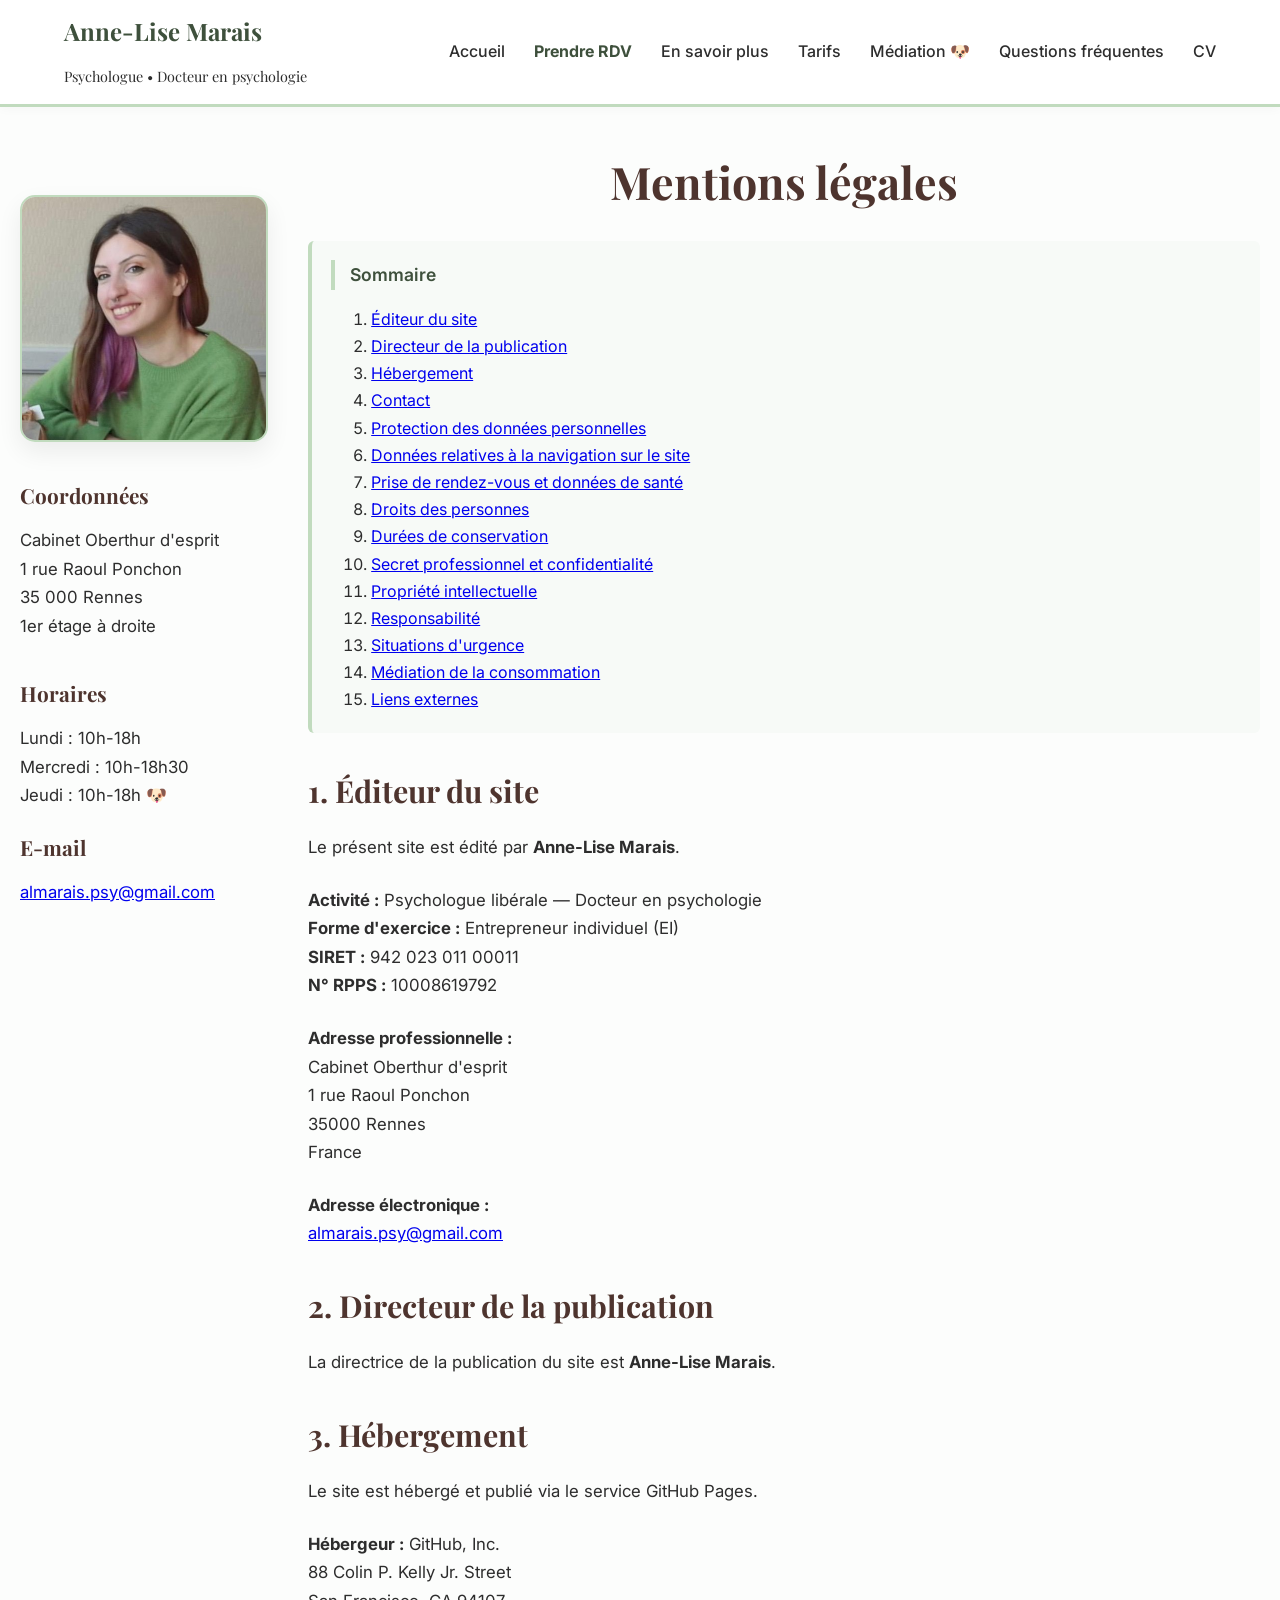
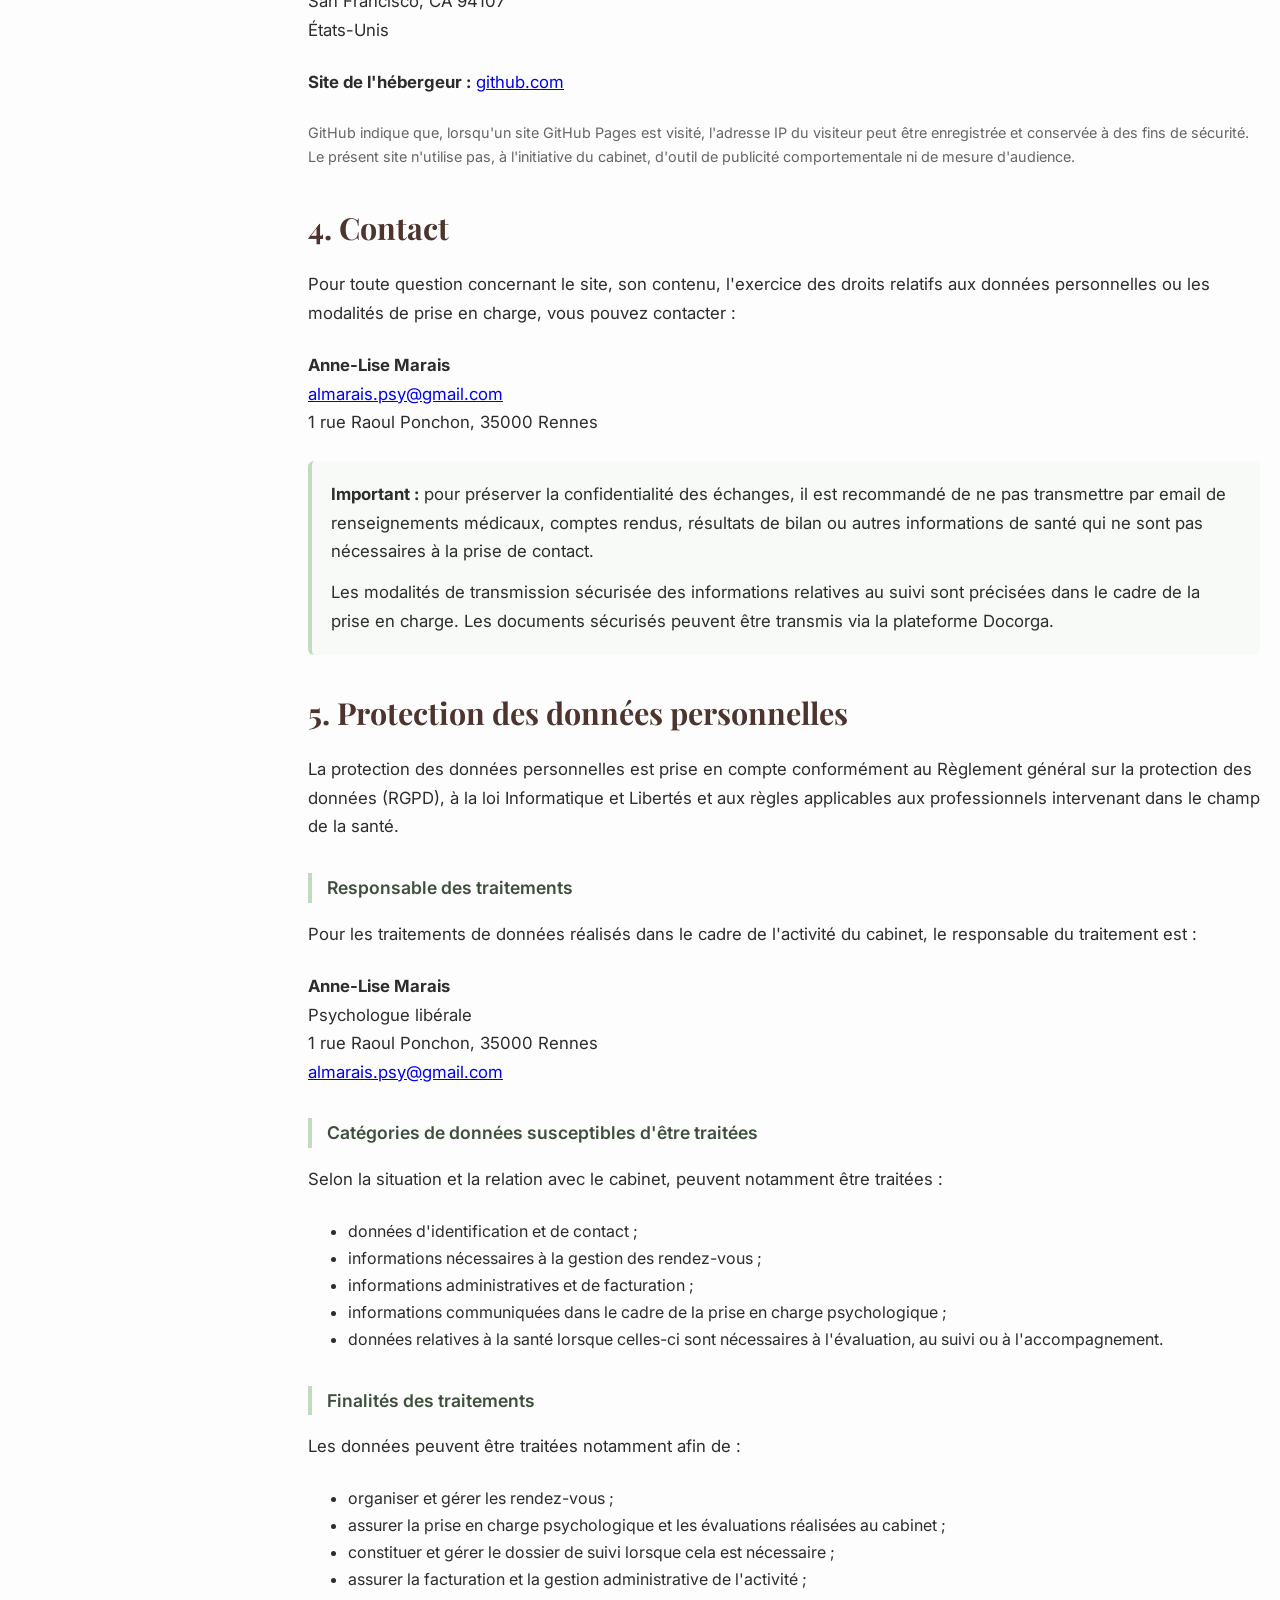
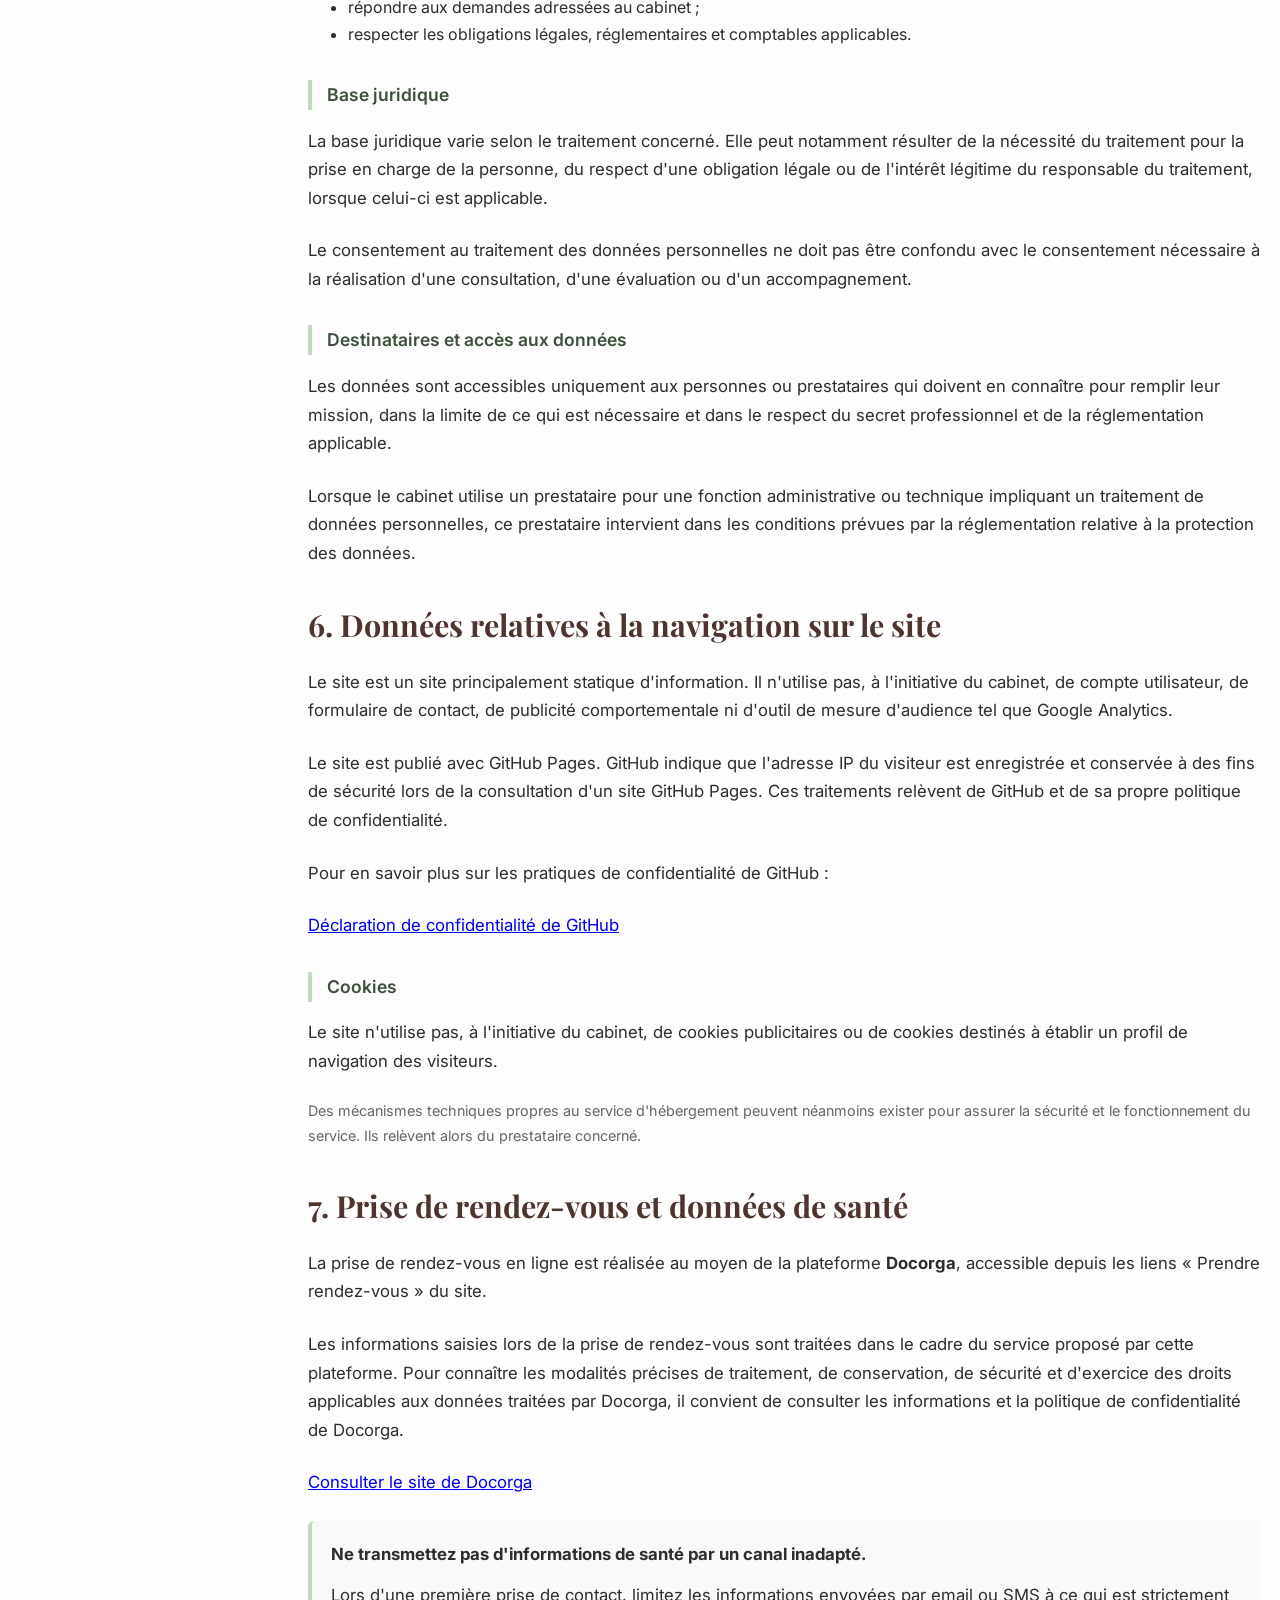
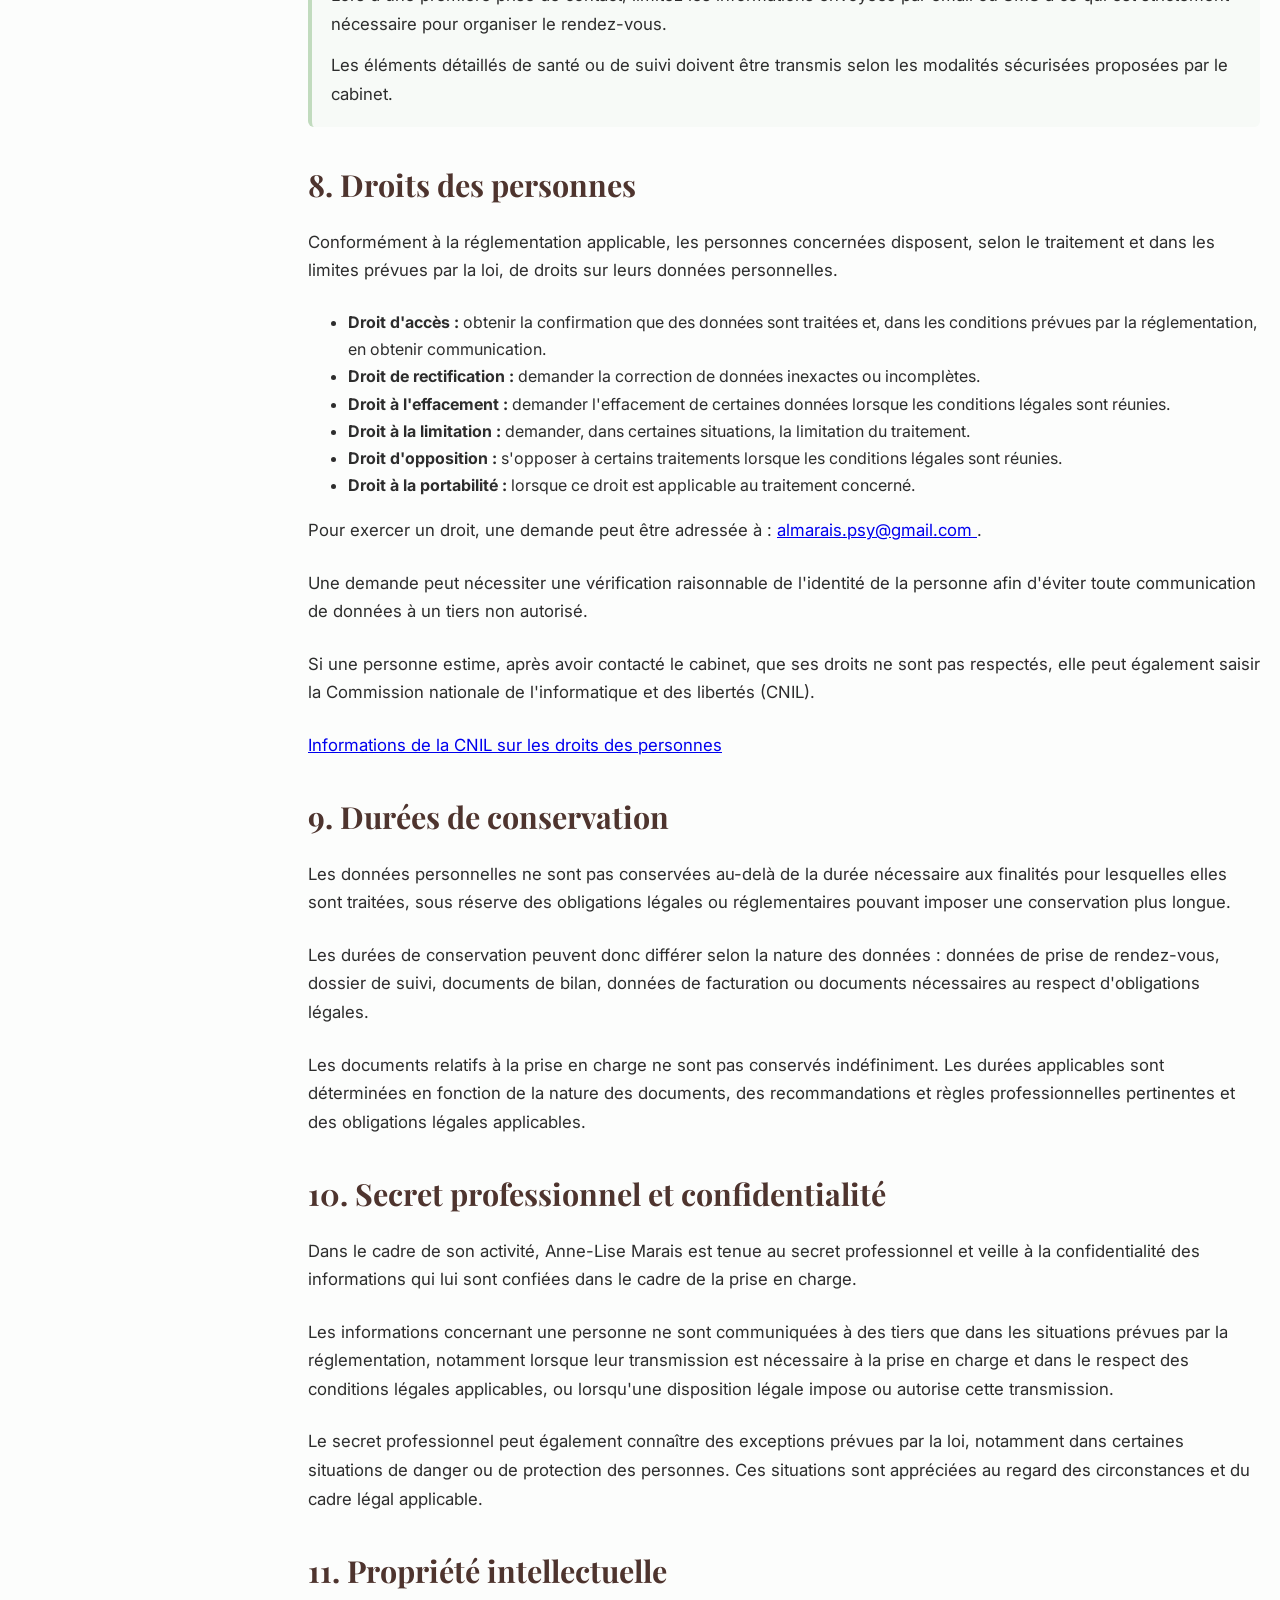
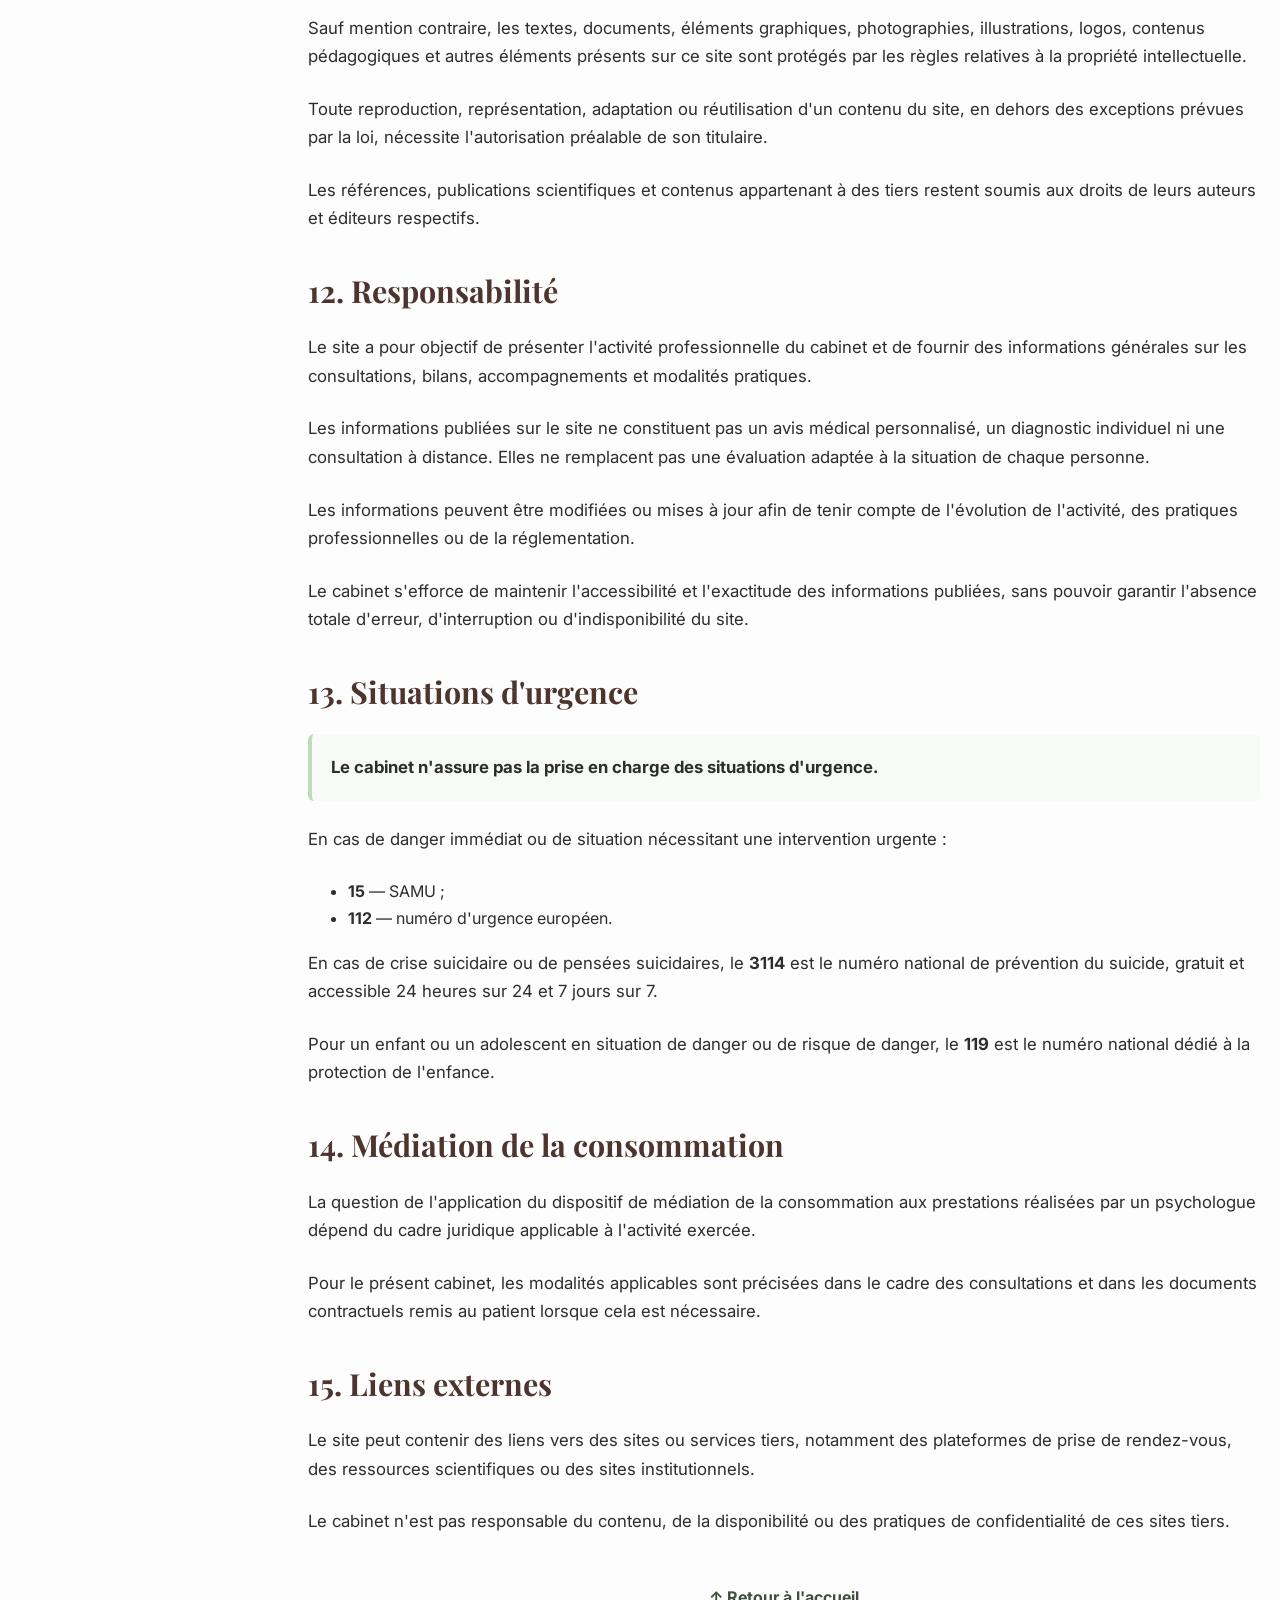
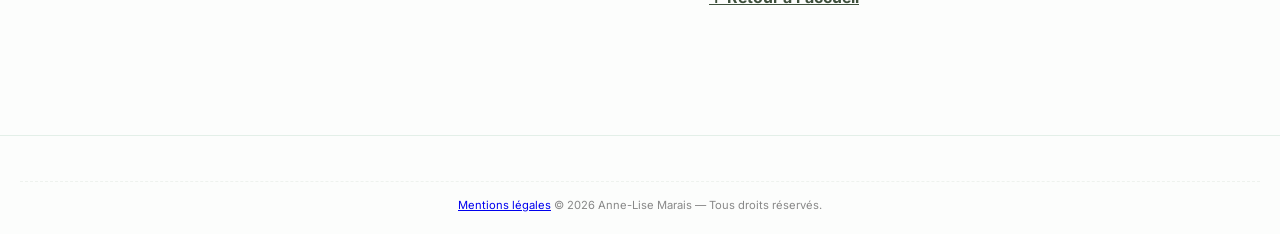
<file: public/mentions-legales.html>
<!DOCTYPE html>
<html lang="fr">
<head>
    <meta charset="UTF-8">
    <meta name="viewport" content="width=device-width, initial-scale=1.0">
    <meta name="robots" content="index,follow">
    <meta name="description" content="Mentions légales et informations relatives à la protection des données personnelles du site d'Anne-Lise Marais, psychologue à Rennes.">
    <title>Mentions légales - Anne-Lise Marais</title>

    <link rel="stylesheet" href="../public/structure/style.css"/>
</head>

<body>

<header>
    <div class="myname">
        Anne-Lise Marais <br>
        <span style="font-size: 0.9rem; font-weight: 400; color: var(--text-main);">
            Psychologue • Docteur en psychologie
        </span>
    </div>

    <nav class="navbar">
        <a href="../index.html">Accueil</a>
        <a href="https://docorga.com/praticien/687e3df79a0ac8bd1f83b82c"
           target="_blank"
           rel="noopener noreferrer"
           style="color: var(--dark-green); font-weight: bold;">
            Prendre RDV
        </a>
        <a href="../public/cadre.html">En savoir plus</a>
        <a href="../public/tarifs.html">Tarifs</a>
        <a href="../public/animal.html">Médiation 🐶</a>
        <a href="../public/faq.html">Questions fréquentes</a>
        <a href="../public/Resume_fr.html">CV</a>
    </nav>
</header>

<div class="row">

    <aside class="left">

        <img
            src="../public/image/researchprofilepicture.png.jpg"
            alt="Photo d'Anne-Lise Marais"
            class="centerimage"
            style="width: 100%; border: 2px solid var(--logo-green);"
        />

        <div style="margin-top: 20px;">

            <p class="liltitle" style="border-left: none; padding-left: 0; margin-top: 0;">
                Coordonnées
            </p>

            <p>
                Cabinet Oberthur d'esprit<br>
                1 rue Raoul Ponchon<br>
                35 000 Rennes<br>
                1er étage à droite
            </p>

            <p class="liltitle" style="border-left: none; padding-left: 0;">
                Horaires
            </p>

            <p>
                Lundi : 10h-18h<br>
                Mercredi : 10h-18h30<br>
                Jeudi : 10h-18h 🐶
            </p>

            <p class="liltitle" style="border-left: none; padding-left: 0; margin-top: 0;">
                E-mail
            </p>

            <p>
                <a href="mailto:almarais.psy@gmail.com">
                    almarais.psy@gmail.com
                </a>
            </p>

        </div>
    </aside>


    <main class="right">

        <h1 class="title" style="text-align: center; font-size: 2.8rem;">
            Mentions légales
        </h1>


        <!-- SOMMAIRE -->

        <div style="background-color: #f7faf7; border-left: 4px solid var(--logo-green); padding: 1.2rem; margin: 2rem 0; border-radius: 6px;">

            <p class="greentitle" style="margin-top: 0;">
                Sommaire
            </p>

            <ol style="margin-bottom: 0;">
                <li><a href="#editeur">Éditeur du site</a></li>
                <li><a href="#publication">Directeur de la publication</a></li>
                <li><a href="#hebergement">Hébergement</a></li>
                <li><a href="#contact">Contact</a></li>
                <li><a href="#protection">Protection des données personnelles</a></li>
                <li><a href="#site">Données relatives à la navigation sur le site</a></li>
                <li><a href="#rdv">Prise de rendez-vous et données de santé</a></li>
                <li><a href="#droits">Droits des personnes</a></li>
                <li><a href="#conservation">Durées de conservation</a></li>
                <li><a href="#confidentialite">Secret professionnel et confidentialité</a></li>
                <li><a href="#propriete">Propriété intellectuelle</a></li>
                <li><a href="#responsabilite">Responsabilité</a></li>
                <li><a href="#urgences">Situations d'urgence</a></li>
                <li><a href="#mediation">Médiation de la consommation</a></li>
                <li><a href="#liens">Liens externes</a></li>
            </ol>

        </div>


        <!-- 1. EDITEUR -->

        <h2 class="title" id="editeur" style="margin-top: 2.5rem;">
            1. Éditeur du site
        </h2>

        <p>
            Le présent site est édité par <strong>Anne-Lise Marais</strong>.
        </p>

        <p>
            <strong>Activité :</strong> Psychologue libérale — Docteur en psychologie<br>
            <strong>Forme d'exercice :</strong> Entrepreneur individuel (EI)<br>
            <strong>SIRET :</strong> 942 023 011 00011<br>
            <strong>N° RPPS :</strong> 10008619792
        </p>

        <p>
            <strong>Adresse professionnelle :</strong><br>
            Cabinet Oberthur d'esprit<br>
            1 rue Raoul Ponchon<br>
            35000 Rennes<br>
            France
        </p>

        <p>
            <strong>Adresse électronique :</strong><br>
            <a href="mailto:almarais.psy@gmail.com">
                almarais.psy@gmail.com
            </a>
        </p>


        <!-- 2. PUBLICATION -->

        <h2 class="title" id="publication" style="margin-top: 2.5rem;">
            2. Directeur de la publication
        </h2>

        <p>
            La directrice de la publication du site est
            <strong>Anne-Lise Marais</strong>.
        </p>


        <!-- 3. HEBERGEMENT -->

        <h2 class="title" id="hebergement" style="margin-top: 2.5rem;">
            3. Hébergement
        </h2>

        <p>
            Le site est hébergé et publié via le service GitHub Pages.
        </p>

        <p>
            <strong>Hébergeur :</strong> GitHub, Inc.<br>
            88 Colin P. Kelly Jr. Street<br>
            San Francisco, CA 94107<br>
            États-Unis
        </p>

        <p>
            <strong>Site de l'hébergeur :</strong>
            <a href="https://github.com/"
               target="_blank"
               rel="noopener noreferrer">
                github.com
            </a>
        </p>

        <p style="font-size: 0.9rem; color: #666;">
            GitHub indique que, lorsqu'un site GitHub Pages est visité,
            l'adresse IP du visiteur peut être enregistrée et conservée
            à des fins de sécurité. Le présent site n'utilise pas, à
            l'initiative du cabinet, d'outil de publicité comportementale
            ni de mesure d'audience.
        </p>


        <!-- 4. CONTACT -->

        <h2 class="title" id="contact" style="margin-top: 2.5rem;">
            4. Contact
        </h2>

        <p>
            Pour toute question concernant le site, son contenu,
            l'exercice des droits relatifs aux données personnelles
            ou les modalités de prise en charge, vous pouvez contacter :
        </p>

        <p>
            <strong>Anne-Lise Marais</strong><br>
            <a href="mailto:almarais.psy@gmail.com">
                almarais.psy@gmail.com
            </a><br>
            1 rue Raoul Ponchon, 35000 Rennes
        </p>

        <div style="background-color: #f7faf7; border-left: 4px solid var(--logo-green); padding: 1.2rem; margin: 1.5rem 0; border-radius: 6px;">

            <p style="margin: 0;">
                <strong>Important :</strong>
                pour préserver la confidentialité des échanges, il est recommandé
                de ne pas transmettre par email de renseignements médicaux,
                comptes rendus, résultats de bilan ou autres informations de santé
                qui ne sont pas nécessaires à la prise de contact.
            </p>

            <p style="margin: 0.8rem 0 0 0;">
                Les modalités de transmission sécurisée des informations relatives
                au suivi sont précisées dans le cadre de la prise en charge.
                Les documents sécurisés peuvent être transmis via la plateforme
                Docorga.
            </p>

        </div>


        <!-- 5. PROTECTION DES DONNEES -->

        <h2 class="title" id="protection" style="margin-top: 2.5rem;">
            5. Protection des données personnelles
        </h2>

        <p>
            La protection des données personnelles est prise en compte conformément
            au Règlement général sur la protection des données (RGPD), à la loi
            Informatique et Libertés et aux règles applicables aux professionnels
            intervenant dans le champ de la santé.
        </p>

        <p class="greentitle">
            Responsable des traitements
        </p>

        <p>
            Pour les traitements de données réalisés dans le cadre de l'activité
            du cabinet, le responsable du traitement est :
        </p>

        <p>
            <strong>Anne-Lise Marais</strong><br>
            Psychologue libérale<br>
            1 rue Raoul Ponchon, 35000 Rennes<br>
            <a href="mailto:almarais.psy@gmail.com">
                almarais.psy@gmail.com
            </a>
        </p>

        <p class="greentitle">
            Catégories de données susceptibles d'être traitées
        </p>

        <p>
            Selon la situation et la relation avec le cabinet, peuvent notamment
            être traitées :
        </p>

        <ul>
            <li>données d'identification et de contact ;</li>
            <li>informations nécessaires à la gestion des rendez-vous ;</li>
            <li>informations administratives et de facturation ;</li>
            <li>informations communiquées dans le cadre de la prise en charge psychologique ;</li>
            <li>données relatives à la santé lorsque celles-ci sont nécessaires
                à l'évaluation, au suivi ou à l'accompagnement.</li>
        </ul>

        <p class="greentitle">
            Finalités des traitements
        </p>

        <p>
            Les données peuvent être traitées notamment afin de :
        </p>

        <ul>
            <li>organiser et gérer les rendez-vous ;</li>
            <li>assurer la prise en charge psychologique et les évaluations réalisées au cabinet ;</li>
            <li>constituer et gérer le dossier de suivi lorsque cela est nécessaire ;</li>
            <li>assurer la facturation et la gestion administrative de l'activité ;</li>
            <li>répondre aux demandes adressées au cabinet ;</li>
            <li>respecter les obligations légales, réglementaires et comptables applicables.</li>
        </ul>

        <p class="greentitle">
            Base juridique
        </p>

        <p>
            La base juridique varie selon le traitement concerné. Elle peut notamment
            résulter de la nécessité du traitement pour la prise en charge de la personne,
            du respect d'une obligation légale ou de l'intérêt légitime du responsable
            du traitement, lorsque celui-ci est applicable.
        </p>

        <p>
            Le consentement au traitement des données personnelles ne doit pas être
            confondu avec le consentement nécessaire à la réalisation d'une consultation,
            d'une évaluation ou d'un accompagnement.
        </p>

        <p class="greentitle">
            Destinataires et accès aux données
        </p>

        <p>
            Les données sont accessibles uniquement aux personnes ou prestataires
            qui doivent en connaître pour remplir leur mission, dans la limite
            de ce qui est nécessaire et dans le respect du secret professionnel
            et de la réglementation applicable.
        </p>

        <p>
            Lorsque le cabinet utilise un prestataire pour une fonction administrative
            ou technique impliquant un traitement de données personnelles, ce prestataire
            intervient dans les conditions prévues par la réglementation relative
            à la protection des données.
        </p>


        <!-- 6. NAVIGATION -->

        <h2 class="title" id="site" style="margin-top: 2.5rem;">
            6. Données relatives à la navigation sur le site
        </h2>

        <p>
            Le site est un site principalement statique d'information.
            Il n'utilise pas, à l'initiative du cabinet, de compte utilisateur,
            de formulaire de contact, de publicité comportementale ni d'outil
            de mesure d'audience tel que Google Analytics.
        </p>

        <p>
            Le site est publié avec GitHub Pages. GitHub indique que l'adresse IP
            du visiteur est enregistrée et conservée à des fins de sécurité lors
            de la consultation d'un site GitHub Pages. Ces traitements relèvent
            de GitHub et de sa propre politique de confidentialité.
        </p>

        <p>
            Pour en savoir plus sur les pratiques de confidentialité de GitHub :
        </p>

        <p>
            <a href="https://docs.github.com/en/site-policy/privacy-policies/github-general-privacy-statement"
               target="_blank"
               rel="noopener noreferrer">
                Déclaration de confidentialité de GitHub
            </a>
        </p>

        <p class="greentitle">
            Cookies
        </p>

        <p>
            Le site n'utilise pas, à l'initiative du cabinet, de cookies publicitaires
            ou de cookies destinés à établir un profil de navigation des visiteurs.
        </p>

        <p style="font-size: 0.9rem; color: #666;">
            Des mécanismes techniques propres au service d'hébergement peuvent
            néanmoins exister pour assurer la sécurité et le fonctionnement du service.
            Ils relèvent alors du prestataire concerné.
        </p>


        <!-- 7. RDV ET DONNEES DE SANTE -->

        <h2 class="title" id="rdv" style="margin-top: 2.5rem;">
            7. Prise de rendez-vous et données de santé
        </h2>

        <p>
            La prise de rendez-vous en ligne est réalisée au moyen de la plateforme
            <strong>Docorga</strong>, accessible depuis les liens « Prendre rendez-vous »
            du site.
        </p>

        <p>
            Les informations saisies lors de la prise de rendez-vous sont traitées
            dans le cadre du service proposé par cette plateforme. Pour connaître
            les modalités précises de traitement, de conservation, de sécurité
            et d'exercice des droits applicables aux données traitées par Docorga,
            il convient de consulter les informations et la politique de confidentialité
            de Docorga.
        </p>

        <p>
            <a href="https://www.docorga.com/"
               target="_blank"
               rel="noopener noreferrer">
                Consulter le site de Docorga
            </a>
        </p>

        <div style="background-color: #f7faf7; border-left: 4px solid var(--logo-green); padding: 1.2rem; margin: 1.5rem 0; border-radius: 6px;">

            <p style="margin: 0;">
                <strong>Ne transmettez pas d'informations de santé par un canal inadapté.</strong>
            </p>

            <p style="margin: 0.8rem 0 0 0;">
                Lors d'une première prise de contact, limitez les informations
                envoyées par email ou SMS à ce qui est strictement nécessaire
                pour organiser le rendez-vous.
            </p>

            <p style="margin: 0.8rem 0 0 0;">
                Les éléments détaillés de santé ou de suivi doivent être transmis
                selon les modalités sécurisées proposées par le cabinet.
            </p>

        </div>


        <!-- 8. DROITS -->

        <h2 class="title" id="droits" style="margin-top: 2.5rem;">
            8. Droits des personnes
        </h2>

        <p>
            Conformément à la réglementation applicable, les personnes concernées
            disposent, selon le traitement et dans les limites prévues par la loi,
            de droits sur leurs données personnelles.
        </p>

        <ul>
            <li>
                <strong>Droit d'accès :</strong>
                obtenir la confirmation que des données sont traitées et,
                dans les conditions prévues par la réglementation, en obtenir communication.
            </li>

            <li>
                <strong>Droit de rectification :</strong>
                demander la correction de données inexactes ou incomplètes.
            </li>

            <li>
                <strong>Droit à l'effacement :</strong>
                demander l'effacement de certaines données lorsque les conditions
                légales sont réunies.
            </li>

            <li>
                <strong>Droit à la limitation :</strong>
                demander, dans certaines situations, la limitation du traitement.
            </li>

            <li>
                <strong>Droit d'opposition :</strong>
                s'opposer à certains traitements lorsque les conditions légales
                sont réunies.
            </li>

            <li>
                <strong>Droit à la portabilité :</strong>
                lorsque ce droit est applicable au traitement concerné.
            </li>
        </ul>

        <p>
            Pour exercer un droit, une demande peut être adressée à :
            <a href="mailto:almarais.psy@gmail.com">
                almarais.psy@gmail.com
            </a>.
        </p>

        <p>
            Une demande peut nécessiter une vérification raisonnable de l'identité
            de la personne afin d'éviter toute communication de données à un tiers
            non autorisé.
        </p>

        <p>
            Si une personne estime, après avoir contacté le cabinet, que ses droits
            ne sont pas respectés, elle peut également saisir la Commission nationale
            de l'informatique et des libertés (CNIL).
        </p>

        <p>
            <a href="https://www.cnil.fr/fr/les-droits-pour-maitriser-vos-donnees-personnelles"
               target="_blank"
               rel="noopener noreferrer">
                Informations de la CNIL sur les droits des personnes
            </a>
        </p>


        <!-- 9. CONSERVATION -->

        <h2 class="title" id="conservation" style="margin-top: 2.5rem;">
            9. Durées de conservation
        </h2>

        <p>
            Les données personnelles ne sont pas conservées au-delà de la durée
            nécessaire aux finalités pour lesquelles elles sont traitées,
            sous réserve des obligations légales ou réglementaires pouvant
            imposer une conservation plus longue.
        </p>

        <p>
            Les durées de conservation peuvent donc différer selon la nature
            des données : données de prise de rendez-vous, dossier de suivi,
            documents de bilan, données de facturation ou documents nécessaires
            au respect d'obligations légales.
        </p>

        <p>
            Les documents relatifs à la prise en charge ne sont pas conservés
            indéfiniment. Les durées applicables sont déterminées en fonction
            de la nature des documents, des recommandations et règles professionnelles
            pertinentes et des obligations légales applicables.
        </p>


        <!-- 10. SECRET PROFESSIONNEL -->

        <h2 class="title" id="confidentialite" style="margin-top: 2.5rem;">
            10. Secret professionnel et confidentialité
        </h2>

        <p>
            Dans le cadre de son activité, Anne-Lise Marais est tenue au secret
            professionnel et veille à la confidentialité des informations qui lui
            sont confiées dans le cadre de la prise en charge.
        </p>

        <p>
            Les informations concernant une personne ne sont communiquées à des
            tiers que dans les situations prévues par la réglementation, notamment
            lorsque leur transmission est nécessaire à la prise en charge et dans
            le respect des conditions légales applicables, ou lorsqu'une disposition
            légale impose ou autorise cette transmission.
        </p>

        <p>
            Le secret professionnel peut également connaître des exceptions prévues
            par la loi, notamment dans certaines situations de danger ou de protection
            des personnes. Ces situations sont appréciées au regard des circonstances
            et du cadre légal applicable.
        </p>


        <!-- 11. PROPRIETE -->

        <h2 class="title" id="propriete" style="margin-top: 2.5rem;">
            11. Propriété intellectuelle
        </h2>

        <p>
            Sauf mention contraire, les textes, documents, éléments graphiques,
            photographies, illustrations, logos, contenus pédagogiques et autres
            éléments présents sur ce site sont protégés par les règles relatives
            à la propriété intellectuelle.
        </p>

        <p>
            Toute reproduction, représentation, adaptation ou réutilisation
            d'un contenu du site, en dehors des exceptions prévues par la loi,
            nécessite l'autorisation préalable de son titulaire.
        </p>

        <p>
            Les références, publications scientifiques et contenus appartenant
            à des tiers restent soumis aux droits de leurs auteurs et éditeurs
            respectifs.
        </p>


        <!-- 12. RESPONSABILITE -->

        <h2 class="title" id="responsabilite" style="margin-top: 2.5rem;">
            12. Responsabilité
        </h2>

        <p>
            Le site a pour objectif de présenter l'activité professionnelle
            du cabinet et de fournir des informations générales sur les consultations,
            bilans, accompagnements et modalités pratiques.
        </p>

        <p>
            Les informations publiées sur le site ne constituent pas un avis médical
            personnalisé, un diagnostic individuel ni une consultation à distance.
            Elles ne remplacent pas une évaluation adaptée à la situation de chaque personne.
        </p>

        <p>
            Les informations peuvent être modifiées ou mises à jour afin de tenir
            compte de l'évolution de l'activité, des pratiques professionnelles
            ou de la réglementation.
        </p>

        <p>
            Le cabinet s'efforce de maintenir l'accessibilité et l'exactitude
            des informations publiées, sans pouvoir garantir l'absence totale
            d'erreur, d'interruption ou d'indisponibilité du site.
        </p>


        <!-- 13. URGENCES -->

        <h2 class="title" id="urgences" style="margin-top: 2.5rem;">
            13. Situations d'urgence
        </h2>

        <div style="background-color: #f7faf7; border-left: 4px solid var(--logo-green); padding: 1.2rem; margin: 1.5rem 0; border-radius: 6px;">

            <p style="margin: 0;">
                <strong>Le cabinet n'assure pas la prise en charge des situations d'urgence.</strong>
            </p>

        </div>

        <p>
            En cas de danger immédiat ou de situation nécessitant une intervention urgente :
        </p>

        <ul>
            <li><strong>15</strong> — SAMU ;</li>
            <li><strong>112</strong> — numéro d'urgence européen.</li>
        </ul>

        <p>
            En cas de crise suicidaire ou de pensées suicidaires,
            le <strong>3114</strong> est le numéro national de prévention
            du suicide, gratuit et accessible 24 heures sur 24 et 7 jours sur 7.
        </p>

        <p>
            Pour un enfant ou un adolescent en situation de danger ou de risque
            de danger, le <strong>119</strong> est le numéro national dédié
            à la protection de l'enfance.
        </p>


        <!-- 14. MEDIATION -->

        <h2 class="title" id="mediation" style="margin-top: 2.5rem;">
            14. Médiation de la consommation
        </h2>

        <p>
            La question de l'application du dispositif de médiation de la consommation
            aux prestations réalisées par un psychologue dépend du cadre juridique
            applicable à l'activité exercée.
        </p>

        <p>
            Pour le présent cabinet, les modalités applicables sont précisées
            dans le cadre des consultations et dans les documents contractuels
            remis au patient lorsque cela est nécessaire.
        </p>


        <!-- 15. LIENS EXTERNES -->

        <h2 class="title" id="liens" style="margin-top: 2.5rem;">
            15. Liens externes
        </h2>

        <p>
            Le site peut contenir des liens vers des sites ou services tiers,
            notamment des plateformes de prise de rendez-vous, des ressources
            scientifiques ou des sites institutionnels.
        </p>

        <p>
            Le cabinet n'est pas responsable du contenu, de la disponibilité
            ou des pratiques de confidentialité de ces sites tiers.
        </p>


        <!-- RETOUR -->

        <div style="text-align: center; margin-top: 3rem; margin-bottom: 1rem;">
            <a href="../index.html"
               style="color: var(--dark-green); font-weight: bold;">
                ↑ Retour à l'accueil
            </a>
        </div>

    </main>

</div>


<footer>

    <div class="footer-bottom">

        <a href="mentions-legales.html">Mentions légales</a>

        &copy; 2026 Anne-Lise Marais — Tous droits réservés.

    </div>

</footer>


<button id="backToTop" aria-label="Retour en haut">
    ↑
</button>


<script>
    const backToTopBtn = document.getElementById("backToTop");

    window.addEventListener("scroll", () => {
        if (window.scrollY > 300) {
            backToTopBtn.classList.add("show");
        } else {
            backToTopBtn.classList.remove("show");
        }
    });

    backToTopBtn.addEventListener("click", () => {
        window.scrollTo({
            top: 0,
            behavior: "smooth"
        });
    });
</script>

</body>
</html>
</file>
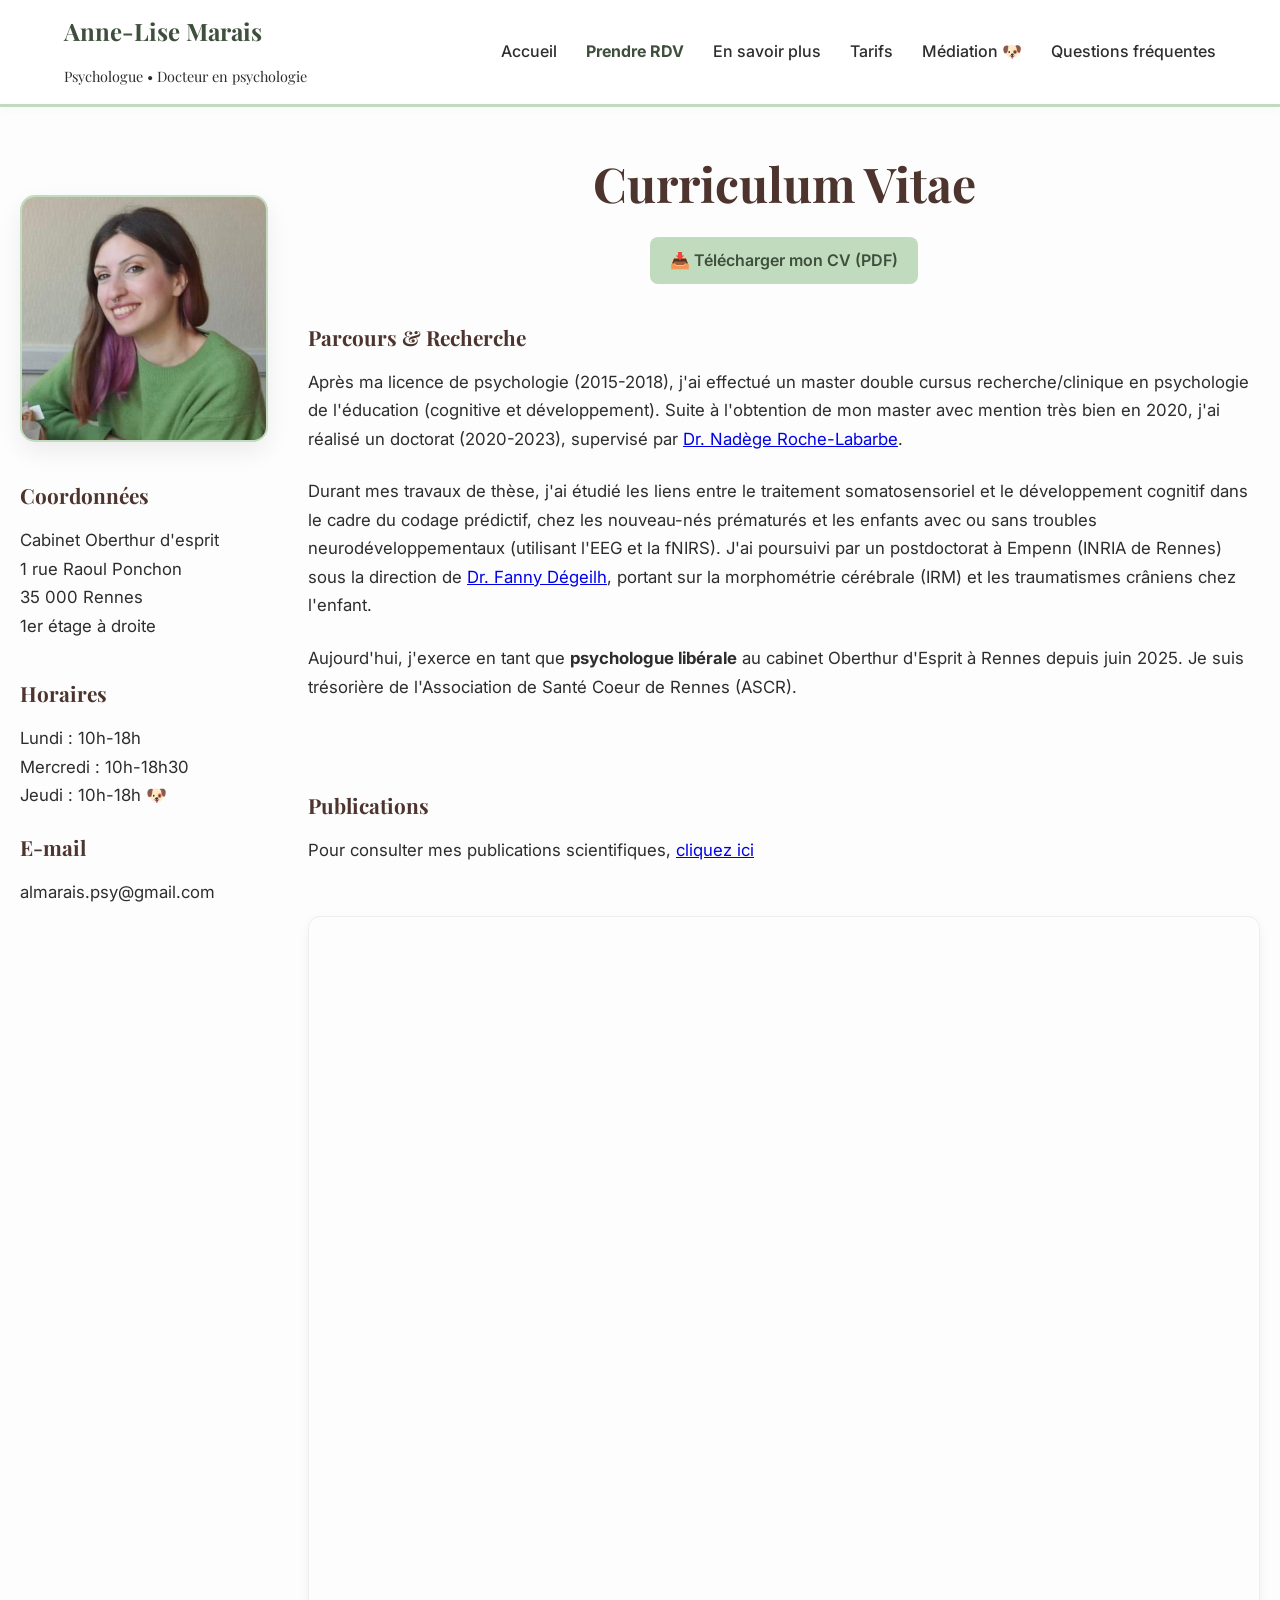
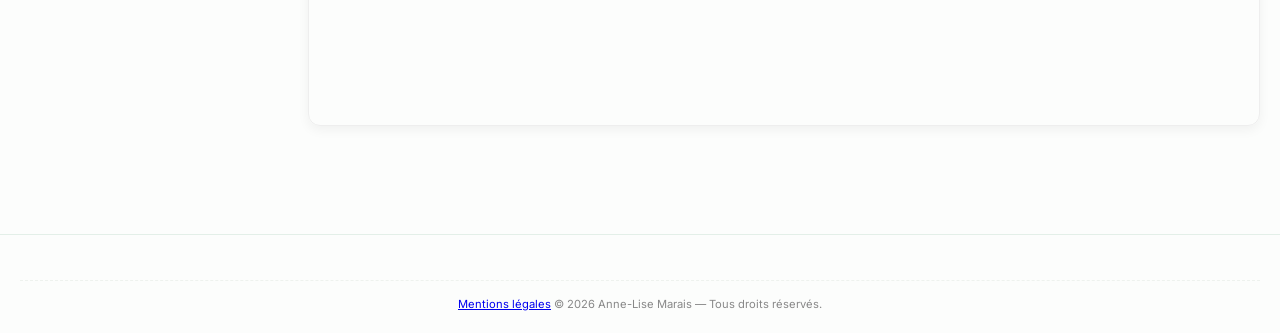
<file: public/Resume_fr.html>
<!DOCTYPE html>
<html lang="fr">
<head>
    <meta charset="UTF-8">
    <meta name="viewport" content="width=device-width, initial-scale=1.0">
    <title>CV - Anne-Lise Marais</title>
    
    <link rel="stylesheet" href="../public/structure/style.css"/>
</head>

<body>

<header>
    <div class="myname">
        Anne-Lise Marais <br>
        <span style="font-size: 0.9rem; font-weight: 400; color: var(--text-main);">
            Psychologue • Docteur en psychologie
        </span>
    </div>

    <nav class="navbar"> 
        <a href="../index.html">Accueil</a>
        <a href="https://docorga.com/praticien/687e3df79a0ac8bd1f83b82c" target="_blank" style="color: var(--dark-green); font-weight: bold;">Prendre RDV</a>
        <a href="../public/cadre.html">En savoir plus</a>
        <a href="../public/tarifs.html">Tarifs</a>
        <a href="../public/animal.html">Médiation 🐶</a>
        <a href="../public/faq.html">Questions fréquentes</a>
    </nav>
</header>

<div class="row">
    
    <aside class="left">
        <img src="image/researchprofilepicture.png.jpg" alt="Profile picture" class="centerimage" style="width: 100%; border: 2px solid var(--logo-green);"/>
        
        <div style="margin-top: 20px;">
            <p class="liltitle" style="border-left: none; padding-left: 0; margin-top: 0;">Coordonnées</p>
            <p>Cabinet Oberthur d'esprit<br>
            1 rue Raoul Ponchon<br>
            35 000 Rennes<br>
            1er étage à droite</p>
            
            <p class="liltitle" style="border-left: none; padding-left: 0;">Horaires</p>
            <p>Lundi : 10h-18h<br>
            Mercredi : 10h-18h30<br>
            Jeudi : 10h-18h 🐶</p>
            
            <p class="liltitle" style="border-left: none; padding-left: 0; margin-top: 0;">E-mail</p>
            <p>almarais.psy@gmail.com</p>
        </div>
    </aside>

    <main class="right">
        
        <h1 class="title" style="text-align: center; font-size: 3rem;">Curriculum Vitae</h1>
        
        <div style="text-align: center; margin-bottom: 2rem;">
            <a href="image/CV_complet.pdf" target="_blank" style="display: inline-block; padding: 10px 20px; background-color: var(--logo-green); color: var(--dark-green); text-decoration: none; border-radius: 8px; font-weight: 600;">
                📥 Télécharger mon CV (PDF)
            </a>
        </div>

        <h2 class="liltitle">Parcours & Recherche</h2>
        <p>Après ma licence de psychologie (2015-2018), j'ai effectué un master double cursus recherche/clinique en psychologie de l'éducation (cognitive et développement). Suite à l'obtention de mon master avec mention très bien en 2020, j'ai réalisé un doctorat (2020-2023), supervisé par <a href="https://scholar.google.com/citations?hl=fr&user=f2TF2qsAAAAJ" target="_blank">Dr. Nadège Roche-Labarbe</a>.</p>
        
        <p>Durant mes travaux de thèse, j'ai étudié les liens entre le traitement somatosensoriel et le développement cognitif dans le cadre du codage prédictif, chez les nouveau-nés prématurés et les enfants avec ou sans troubles neurodéveloppementaux (utilisant l'EEG et la fNIRS). J'ai poursuivi par un postdoctorat à Empenn (INRIA de Rennes) sous la direction de <a href="https://scholar.google.fr/citations?user=LpL8EisAAAAJ&hl=fr" target="_blank">Dr. Fanny Dégeilh</a>, portant sur la morphométrie cérébrale (IRM) et les traumatismes crâniens chez l'enfant.</p>

        <p>Aujourd'hui, j'exerce en tant que <strong>psychologue libérale</strong> au cabinet Oberthur d'Esprit à Rennes depuis juin 2025. Je suis trésorière de l'Association de Santé Coeur de Rennes (ASCR).</p>

        <br>
        <h2 class="liltitle">Publications</h2>

        <p>Pour consulter mes publications scientifiques, <a href="https://scholar.google.com/citations?user=SAnBcYsAAAAJ&hl=en" target="_blank">cliquez ici</a></p>

        <br>
        
        <div style="border: 1px solid #eee; border-radius: 12px; overflow: hidden; box-shadow: 0 4px 12px rgba(0,0,0,0.05);">
            <iframe src="image/CV_complet.pdf" width="100%" height="800px" style="border: none;"></iframe>
        </div>

    </main>
</div>

    <footer>
    <div class="footer-bottom">
        <a href="public/mentions-legales.html">Mentions légales</a>
        &copy; 2026 Anne-Lise Marais — Tous droits réservés.
    </div>
</footer>

<button id="backToTop" aria-label="Retour en haut">↑</button>
    
<script>
  const backToTopBtn = document.getElementById("backToTop");

  window.addEventListener("scroll", () => {
    if (window.scrollY > 300) {
      backToTopBtn.classList.add("show");
    } else {
      backToTopBtn.classList.remove("show");
    }
  });

  backToTopBtn.addEventListener("click", () => {
    window.scrollTo({
      top: 0,
      behavior: "smooth"
    });
  });
</script>

</body>
</html>
</file>
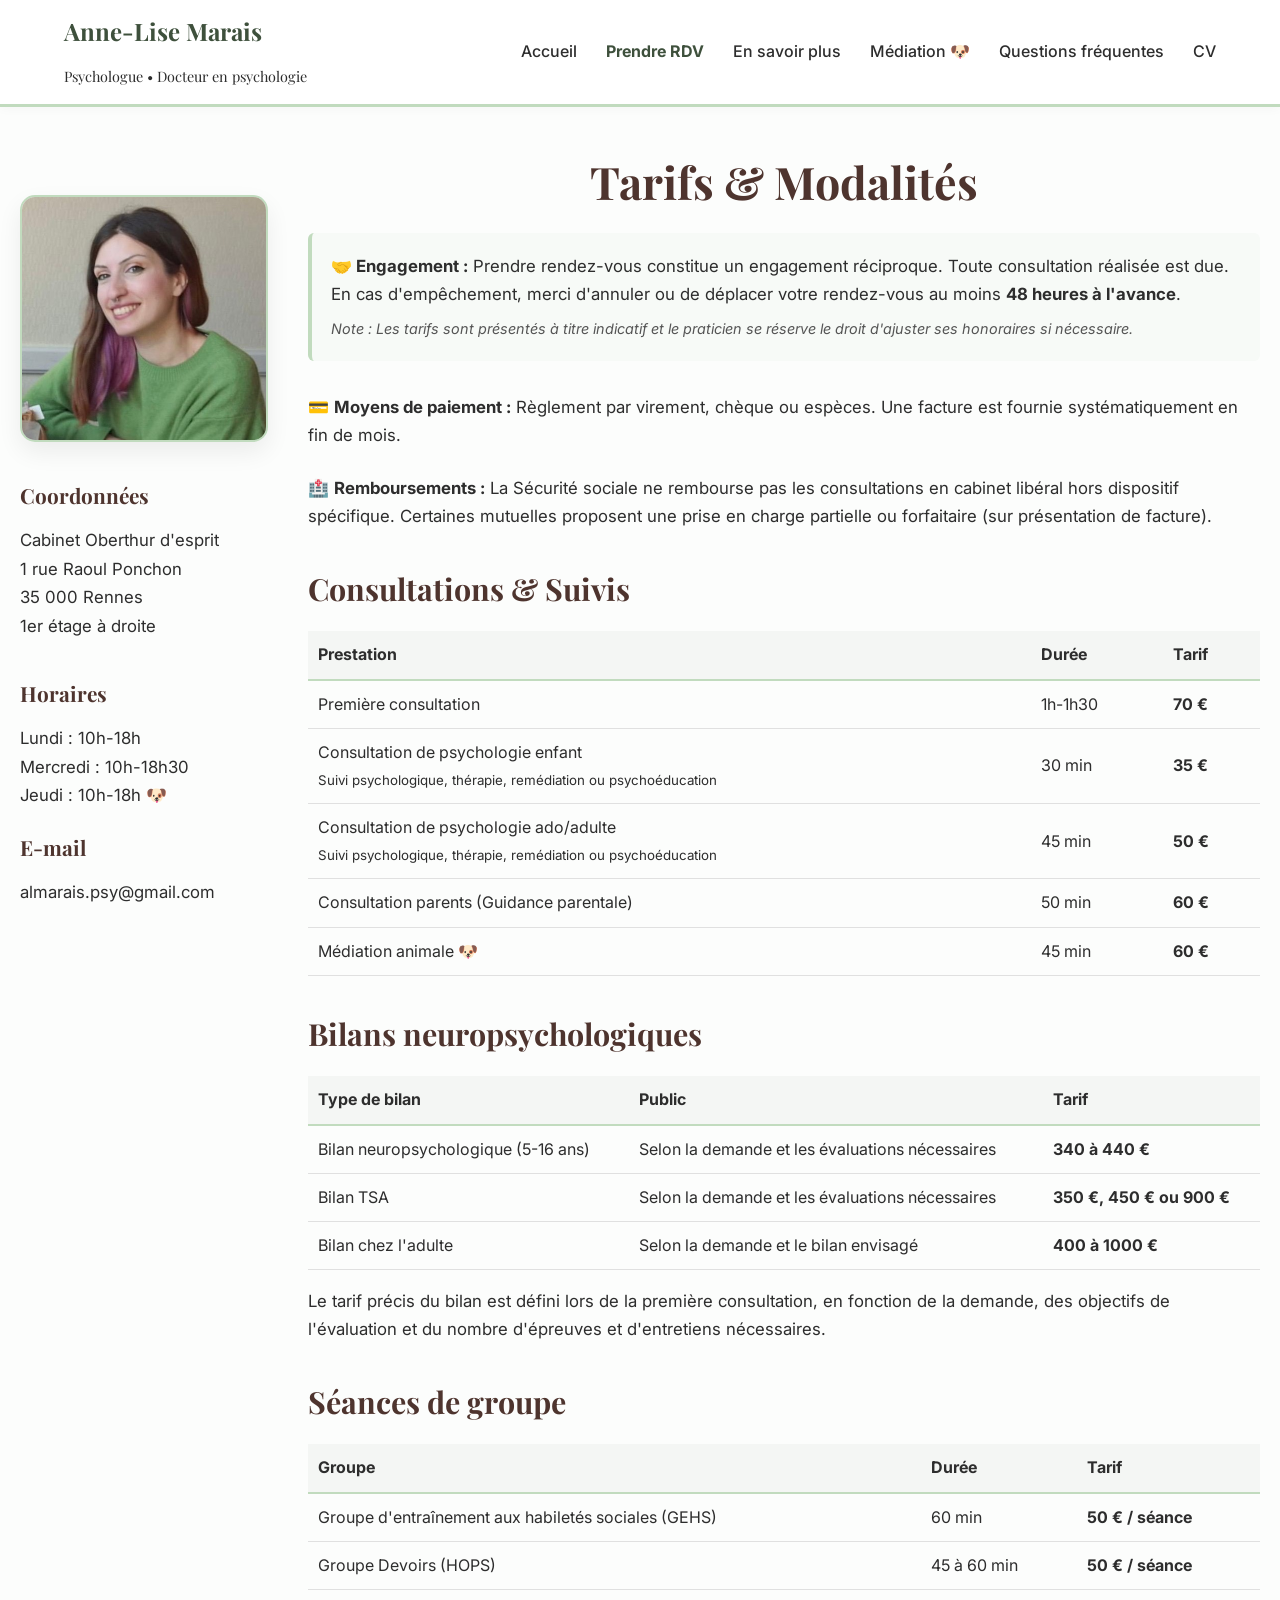
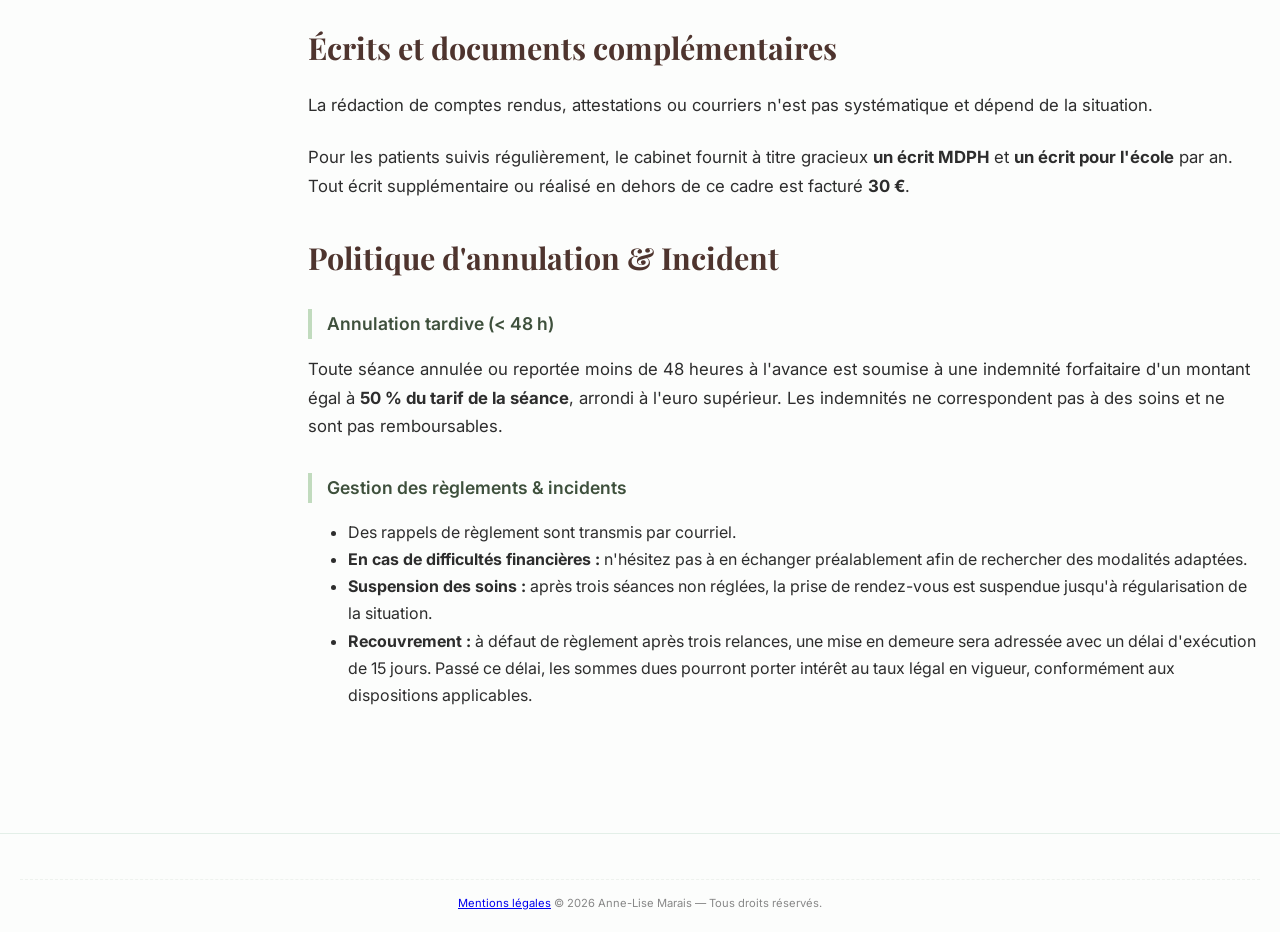
<file: public/tarifs.html>
<!DOCTYPE html>
<html lang="fr">
<head>
    <meta charset="UTF-8">
    <meta name="viewport" content="width=device-width, initial-scale=1.0">
    <title>Tarifs & Modalités - Anne-Lise Marais</title>
    
    <link rel="stylesheet" href="../public/structure/style.css"/>
</head>

<body>

<header>
    <div class="myname">
        Anne-Lise Marais <br>
        <span style="font-size: 0.9rem; font-weight: 400; color: var(--text-main);">
            Psychologue • Docteur en psychologie
        </span>
    </div>

    <nav class="navbar">
        <a href="../index.html">Accueil</a>
        <a href="https://docorga.com/praticien/687e3df79a0ac8bd1f83b82c" target="_blank" rel="noopener noreferrer" style="color: var(--dark-green); font-weight: bold;">Prendre RDV</a>
        <a href="../public/cadre.html">En savoir plus</a>
        <a href="../public/animal.html">Médiation 🐶</a>
        <a href="../public/faq.html">Questions fréquentes</a>
        <a href="../public/Resume_fr.html">CV</a>
    </nav>
</header>

<div class="row">
    
    <aside class="left">
        <img src="../public/image/researchprofilepicture.png.jpg" alt="Photo d'Anne-Lise Marais" class="centerimage" style="width: 100%; border: 2px solid var(--logo-green);"/>
        
        <div style="margin-top: 20px;">
            <p class="liltitle" style="border-left: none; padding-left: 0; margin-top: 0;">Coordonnées</p>
            <p>Cabinet Oberthur d'esprit<br>
            1 rue Raoul Ponchon<br>
            35 000 Rennes<br>
            1er étage à droite</p>
            
            <p class="liltitle" style="border-left: none; padding-left: 0;">Horaires</p>
            <p>Lundi : 10h-18h<br>
            Mercredi : 10h-18h30<br>
            Jeudi : 10h-18h 🐶</p>
            
            <p class="liltitle" style="border-left: none; padding-left: 0; margin-top: 0;">E-mail</p>
            <p>almarais.psy@gmail.com</p>
        </div>
    </aside>

    <main class="right">

        <h1 class="title" style="text-align: center; font-size: 2.8rem;">Tarifs & Modalités</h1>

        <!-- RAPPEL ENGAGEMENT ET PAIEMENT -->
        <div style="background-color: #f7faf7; border-left: 4px solid var(--logo-green); padding: 1.2rem; margin-bottom: 2rem; border-radius: 6px;">
            <p style="margin: 0 0 0.5rem 0;"><strong>🤝 Engagement :</strong> Prendre rendez-vous constitue un engagement réciproque. Toute consultation réalisée est due. En cas d'empêchement, merci d'annuler ou de déplacer votre rendez-vous au moins <strong>48 heures à l'avance</strong>.</p>
            <p style="margin: 0; font-size: 0.9rem; color: #555;"><em>Note : Les tarifs sont présentés à titre indicatif et le praticien se réserve le droit d'ajuster ses honoraires si nécessaire.</em></p>
        </div>

        <p>💳 <strong>Moyens de paiement :</strong> Règlement par virement, chèque ou espèces. Une facture est fournie systématiquement en fin de mois.</p>
        <p>🏥 <strong>Remboursements :</strong> La Sécurité sociale ne rembourse pas les consultations en cabinet libéral hors dispositif spécifique. Certaines mutuelles proposent une prise en charge partielle ou forfaitaire (sur présentation de facture).</p>

       <!-- CONSULTATIONS & SUIVIS --> 
        <h2 class="title" style="margin-top: 2.5rem;"> Consultations & Suivis </h2> <table style="width: 100%; border-collapse: collapse; margin-top: 1rem; margin-bottom: 2rem;"> <thead> <tr style="border-bottom: 2px solid var(--logo-green); text-align: left; background-color: #f4f6f4;"> <th style="padding: 10px;">Prestation</th> <th style="padding: 10px;">Durée</th> <th style="padding: 10px;">Tarif</th> </tr> </thead> <tbody> <tr style="border-bottom: 1px solid #e0e0e0;"> <td style="padding: 10px;">Première consultation</td> <td style="padding: 10px;">1h-1h30</td> <td style="padding: 10px;"><strong>70 €</strong></td> </tr> <tr style="border-bottom: 1px solid #e0e0e0;"> <td style="padding: 10px;">Consultation de psychologie enfant<br> <small> Suivi psychologique, thérapie, remédiation ou psychoéducation </small> </td> <td style="padding: 10px;">30 min</td> <td style="padding: 10px;"><strong>35 €</strong></td> </tr> <tr style="border-bottom: 1px solid #e0e0e0;"> <td style="padding: 10px;"> Consultation de psychologie ado/adulte<br> <small> Suivi psychologique, thérapie, remédiation ou psychoéducation </small> </td> <td style="padding: 10px;">45 min</td> <td style="padding: 10px;"><strong>50 €</strong></td> </tr> <tr style="border-bottom: 1px solid #e0e0e0;"> <td style="padding: 10px;">Consultation parents (Guidance parentale)</td> <td style="padding: 10px;">50 min</td> <td style="padding: 10px;"><strong>60 €</strong></td> </tr> <tr style="border-bottom: 1px solid #e0e0e0;"> <td style="padding: 10px;">Médiation animale 🐶</td> <td style="padding: 10px;">45 min</td> <td style="padding: 10px;"><strong>60 €</strong></td> </tr> </tbody> </table> 
        
        <!-- BILANS NEUROPSYCHOLOGIQUES --> 
        <h2 class="title" style="margin-top: 2.5rem;"> Bilans neuropsychologiques </h2> <table style="width: 100%; border-collapse: collapse; margin-top: 1rem; margin-bottom: 1rem;"> <thead> <tr style="border-bottom: 2px solid var(--logo-green); text-align: left; background-color: #f4f6f4;"> <th style="padding: 10px;">Type de bilan</th> <th style="padding: 10px;">Public</th> <th style="padding: 10px;">Tarif</th> </tr> </thead> <tbody> <tr style="border-bottom: 1px solid #e0e0e0;"> <td style="padding: 10px;"> Bilan neuropsychologique (5-16 ans) </td> <td style="padding: 10px;"> Selon la demande et les évaluations nécessaires </td> <td style="padding: 10px;"> <strong>340 à 440 €</strong> </td> </tr> <tr style="border-bottom: 1px solid #e0e0e0;"> <td style="padding: 10px;"> Bilan TSA </td> <td style="padding: 10px;"> Selon la demande et les évaluations nécessaires </td> <td style="padding: 10px;"> <strong>350 €, 450 € ou 900 €</strong> </td> </tr> <tr style="border-bottom: 1px solid #e0e0e0;"> <td style="padding: 10px;"> Bilan chez l'adulte </td> <td style="padding: 10px;"> Selon la demande et le bilan envisagé </td> <td style="padding: 10px;"> <strong>400 à 1000 €</strong> </td> </tr> </tbody> </table> <p> Le tarif précis du bilan est défini lors de la première consultation, en fonction de la demande, des objectifs de l'évaluation et du nombre d'épreuves et d'entretiens nécessaires. </p> 
        
        <!-- SEANCES DE GROUPE --> 
        <h2 class="title" style="margin-top: 2.5rem;"> Séances de groupe </h2> <table style="width: 100%; border-collapse: collapse; margin-top: 1rem; margin-bottom: 2rem;"> <thead> <tr style="border-bottom: 2px solid var(--logo-green); text-align: left; background-color: #f4f6f4;"> <th style="padding: 10px;">Groupe</th> <th style="padding: 10px;">Durée</th> <th style="padding: 10px;">Tarif</th> </tr> </thead> <tbody> <tr style="border-bottom: 1px solid #e0e0e0;"> <td style="padding: 10px;"> Groupe d'entraînement aux habiletés sociales (GEHS) </td> <td style="padding: 10px;"> 60 min </td> <td style="padding: 10px;"> <strong>50 € / séance</strong> </td> </tr> <tr style="border-bottom: 1px solid #e0e0e0;"> <td style="padding: 10px;"> Groupe Devoirs (HOPS) </td> <td style="padding: 10px;"> 45 à 60 min </td> <td style="padding: 10px;"> <strong>50 € / séance</strong> </td> </tr> </tbody> </table> 
        
        <!-- ECRITS ET DOCUMENTS --> 
        <h2 class="title" style="margin-top: 2.5rem;"> Écrits et documents complémentaires </h2> 
        
        <p> La rédaction de comptes rendus, attestations ou courriers n'est pas systématique et dépend de la situation. </p> 
        <p> Pour les patients suivis régulièrement, le cabinet fournit à titre gracieux <strong>un écrit MDPH</strong> et <strong>un écrit pour l'école</strong> par an. Tout écrit supplémentaire ou réalisé en dehors de ce cadre est facturé <strong>30 €</strong>. </p> 
        
        <!-- ANNULATION & REGLEMENT --> 
        <h2 class="title" style="margin-top: 2.5rem;"> Politique d'annulation & Incident </h2> 
        <p class="greentitle"> Annulation tardive (&lt; 48 h) </p> 
        <p> Toute séance annulée ou reportée moins de 48 heures à l'avance est soumise à une indemnité forfaitaire d'un montant égal à <strong>50 % du tarif de la séance</strong>, arrondi à l'euro supérieur. Les indemnités ne correspondent pas à des soins et ne sont pas remboursables. </p> 
        <p class="greentitle"> Gestion des règlements & incidents </p> 
        <ul> 
            <li> Des rappels de règlement sont transmis par courriel. </li> <li> <strong>En cas de difficultés financières :</strong> n'hésitez pas à en échanger préalablement afin de rechercher des modalités adaptées. </li> 
            <li> <strong>Suspension des soins :</strong> après trois séances non réglées, la prise de rendez-vous est suspendue jusqu'à régularisation de la situation. </li> 
            <li> <strong>Recouvrement :</strong> à défaut de règlement après trois relances, une mise en demeure sera adressée avec un délai d'exécution de 15 jours. Passé ce délai, les sommes dues pourront porter intérêt au taux légal en vigueur, conformément aux dispositions applicables. </li> 
        </ul> 
    </main> 
</div>

<footer>
    <div class="footer-bottom">
        <a href="../public/mentions-legales.html">Mentions légales</a>
        &copy; 2026 Anne-Lise Marais — Tous droits réservés.
    </div>
</footer>

<button id="backToTop" aria-label="Retour en haut">↑</button>
    
<script>
  const backToTopBtn = document.getElementById("backToTop");

  window.addEventListener("scroll", () => {
    if (window.scrollY > 300) {
      backToTopBtn.classList.add("show");
    } else {
      backToTopBtn.classList.remove("show");
    }
  });

  backToTopBtn.addEventListener("click", () => {
    window.scrollTo({
      top: 0,
      behavior: "smooth"
    });
  });
</script>

</body>
</html>
</file>
<file: public/structure/style.css>
/* --- CONFIGURATION GLOBALE --- */
@import url('https://fonts.googleapis.com/css2?family=Inter:wght@400;500;600&family=Playfair+Display:wght@700&display=swap');

:root {
  --logo-green: #c1dbbe;     /* Le vert de votre logo */
  --dark-green: #3e503c;     /* Vert très sombre pour le contraste du nom */
  --deep-brown: #4e342e;     /* Marron foncé pour les titres (très lisible) */
  --text-main: #2d2d2d;      /* Anthracite pour le corps de texte */
  --bg-soft: #fcfdfc;        /* Fond de page très légèrement teinté */
  --white: #ffffff;
}

* {
  box-sizing: border-box;
}

body {
  font-family: 'Inter', sans-serif;
  color: var(--text-main);
  line-height: 1.7;
  margin: 0;
  background-color: var(--bg-soft);
}

/* --- EN-TÊTE (Bandeau du haut) --- */
header {
  display: flex;
  justify-content: space-between;
  align-items: center;
  padding: 0.7rem 5%;
  background: var(--white);
  border-bottom: 3px solid var(--logo-green);
  position: sticky;
  top: 0;
  z-index: 1000;
  box-shadow: 0 2px 10px rgba(0,0,0,0.03);
}

.myname {
  font-family: 'Playfair Display', serif;
  font-size: 1.5rem;
  font-weight: 700;
  color: var(--dark-green);
}

.navbar a {
  text-decoration: none;
  color: var(--text-main);
  margin-left: 25px;
  font-weight: 500;
  transition: color 0.3s ease;
}

.navbar a:hover {
  color: var(--dark-green);
}

/* ===== SOMMAIRE ===== */

.toc {
  background: #f8fbf9;
  border: 1px solid #e3efe8;
  border-radius: 12px;
  padding: 20px;
  margin: 30px 0;
}

.toc-list,
.toc-sub {
  list-style: none;
  padding-left: 0;
  margin: 0;
}

.toc-list > li {
  margin: 6px 0;
}

.toc-sub {
  padding-left: 18px;
  margin-top: 4px;
}

.toc-sub li {
  margin: 4px 0;
  font-size: 0.95em;
}

.toc a {
  text-decoration: none;
  color: var(--text-main);
  transition: all 0.2s ease;
}

.toc a:hover {
  color: var(--dark-green);
  text-decoration: underline;
}

/* --- MISE EN PAGE (Layout) --- */
.row {
  display: flex;
  max-width: 1300px;
  margin: 0 auto;
  gap: 40px;
  padding: 3rem 20px;
}

.left {
  flex: 0 0 20%; 
  height: fit-content;
}

.right {
  flex: 1;
}

/* --- TYPOGRAPHIE & TITRES --- */
.title {
  font-family: 'Playfair Display', serif;
  font-size: 1.9rem;
  color: var(--deep-brown);
  margin-top: 0;
  margin-bottom: 1.5rem;
  line-height: 1.2;
}

.liltitle {
  font-family: 'Playfair Display', serif;
  font-size: 1.3rem;
  color: var(--deep-brown);
  font-weight: 700;
  margin-top: 2.5rem;
  margin-bottom: 1rem;
  line-height: 1.3;
  border-left: none; 
  padding-left: 0;
}

.greentitle {
  font-weight: 600;
  font-size: 1.1rem;
  color: var(--dark-green);
  margin-top: 2rem;
  margin-bottom: 1rem;
  padding-left: 15px;
  border-left: 4px solid var(--logo-green);
}

p {
  margin-bottom: 1.5rem;
  font-size: 1.05rem;
}

/* --- IMAGES --- */
.centerimage {
  display: block;
  width: 100%;
  max-width: 650px;
  height: auto;
  margin: 2.5rem auto;
  border-radius: 15px;
  box-shadow: 0 10px 25px rgba(0,0,0,0.07);
}

.littleimageleft {
  width: 200px;
  float: left;
  margin: 0 1.5rem 1rem 0;
  border-radius: 10px;
  border: 2px solid var(--logo-green);
}

.littleimageright {
  width: 200px;
  float: right;
  margin: 0 0 1rem 1.5rem;
  border-radius: 10px;
  border: 2px solid var(--logo-green);
}

.right::after {
  content: "";
  display: table;
  clear: both;
}

/* ===== Bouton retour en haut ===== */

#backToTop {
  position: fixed;
  bottom: 30px;
  right: 30px;
  width: 48px;
  height: 48px;
  border-radius: 50%;
  border: none;
  background: var(--dark-green);
  color: white;
  font-size: 22px;
  cursor: pointer;
  box-shadow: 0 4px 12px rgba(0,0,0,0.15);
  opacity: 0;
  visibility: hidden;
  transition: all 0.25s ease;
  z-index: 999;
}

#backToTop:hover {
  transform: translateY(-2px);
  box-shadow: 0 6px 16px rgba(0,0,0,0.2);
}

#backToTop.show {
  opacity: 1;
  visibility: visible;
}

/* --- MENU LATÉRAL (Navigation secondaire) --- */
.navmenu {
  background: var(--white);
  border: 1px solid #eef2ee;
  border-radius: 12px;
  padding: 10px;
  box-shadow: 0 4px 12px rgba(0,0,0,0.02);
}

.navmenu a {
  display: block;
  padding: 12px 15px;
  color: var(--text-main);
  text-decoration: none;
  border-radius: 8px;
  margin-bottom: 5px;
  transition: all 0.3s ease;
}

.navmenu a:hover {
  background-color: var(--logo-green);
  color: var(--dark-green);
}

/* --- PIED DE PAGE (Footer) --- */
footer {
  margin: 60px auto 20px auto;
  max-width: 1300px;
  padding: 20px 20px 0 20px;
  border-top: 1px solid #e3efe8;
  font-size: 0.72rem;
  color: #666666;
  line-height: 1.5;
}

.footer-container {
  display: grid;
  grid-template-columns: repeat(auto-fit, minmax(240px, 1fr));
  gap: 25px;
  text-align: left;
}

.footer-column h3 {
  font-family: 'Playfair Display', serif;
  font-size: 0.85rem;
  font-weight: 700;
  margin-top: 0;
  margin-bottom: 8px;
  color: var(--dark-green);
  text-transform: uppercase;
  letter-spacing: 0.5px;
}

.footer-column p {
  margin: 0;
  font-size: 0.72rem;
  color: #666666;
}

.footer-column a {
  color: var(--dark-green);
  text-decoration: underline;
}

.footer-bottom {
  margin-top: 25px;
  padding-top: 15px;
  border-top: 1px dashed #eef2ee;
  text-align: center;
  font-size: 0.7rem;
  color: #888888;
}

/* --- RESPONSIVE (Tablettes et Mobiles) --- */
@media (max-width: 900px) {
  .row {
    flex-direction: column;
    padding: 1.5rem 20px;
  }
  
  .left {
    width: 100%;
    margin-bottom: 2rem;
  }
  
  header {
    flex-direction: column;
    text-align: center;
    padding: 1rem;
  }
  
  .navbar {
    margin-top: 15px;
  }
  
  .navbar a {
    margin: 0 10px;
    font-size: 0.9rem;
  }

  .title {
    font-size: 2rem;
  }

  #backToTop {
    bottom: 20px;
    right: 20px;
    width: 44px;
    height: 44px;
  }

  footer {
    padding: 20px 15px 0 15px;
  }
}

/* --- ENCADRÉ ACTUALITÉS / MIS EN AVANT --- */
.actualites-box {
  background-color: #f7faf7; /* Fond très légèrement vert/crème */
  border: 1px solid var(--logo-green); /* Bordure couleur logo */
  border-left: 5px solid var(--dark-green); /* Accent plus épais sur le côté gauche */
  border-radius: 12px;
  padding: 1.5rem 1.8rem;
  margin-bottom: 2.5rem;
  box-shadow: 0 4px 15px rgba(62, 80, 60, 0.05); /* Ombre très douce */
}

.actualites-header {
  display: flex;
  align-items: center;
  justify-content: space-between;
  margin-bottom: 1rem;
}

.actualites-title {
  font-family: 'Playfair Display', serif;
  font-size: 1.5rem;
  color: var(--dark-green);
  margin: 0;
}

.actualites-date {
  font-size: 0.8rem;
  color: #666666;
  font-style: italic;
  background-color: var(--white);
  padding: 3px 10px;
  border-radius: 12px;
  border: 1px solid #e0e0e0;
}

.actualites-box p {
  font-size: 0.98rem;
  margin-bottom: 0.8rem;
}

.actualites-box p:last-child {
  margin-bottom: 0;
}
</file>
